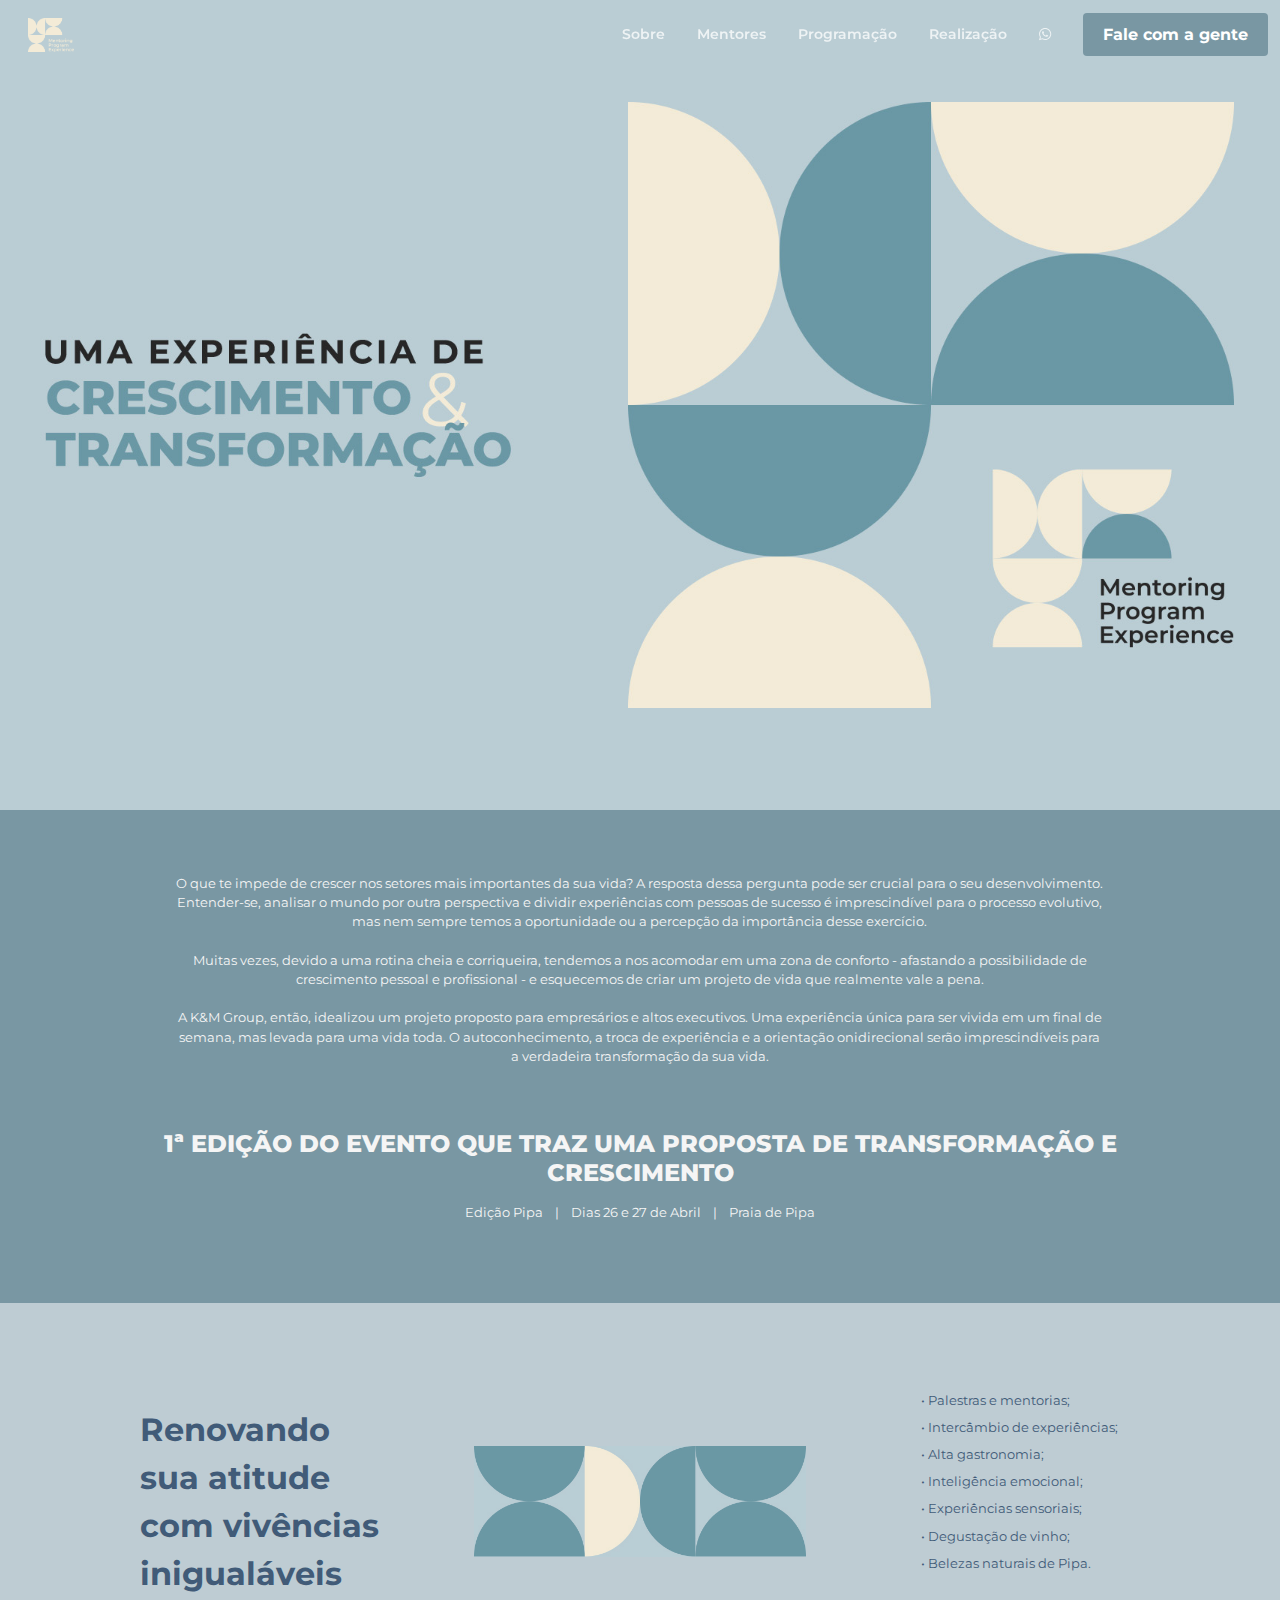
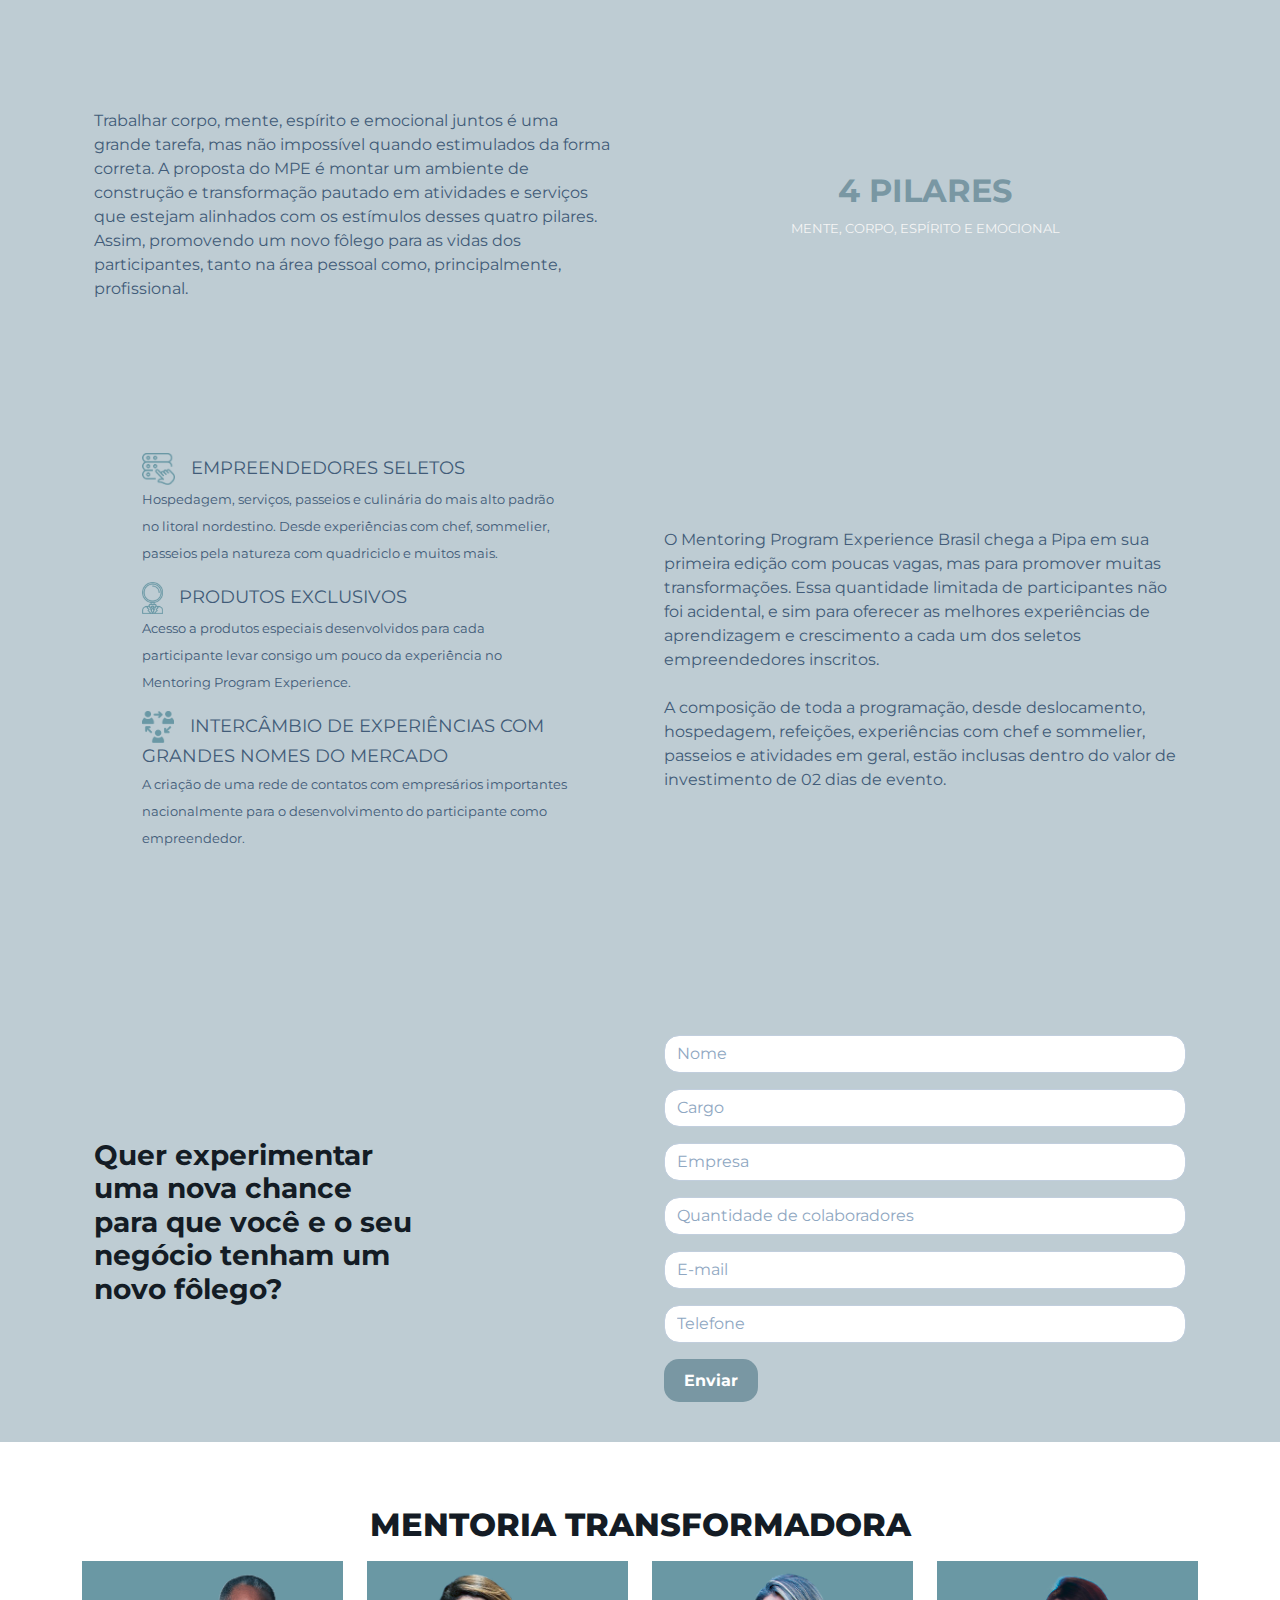
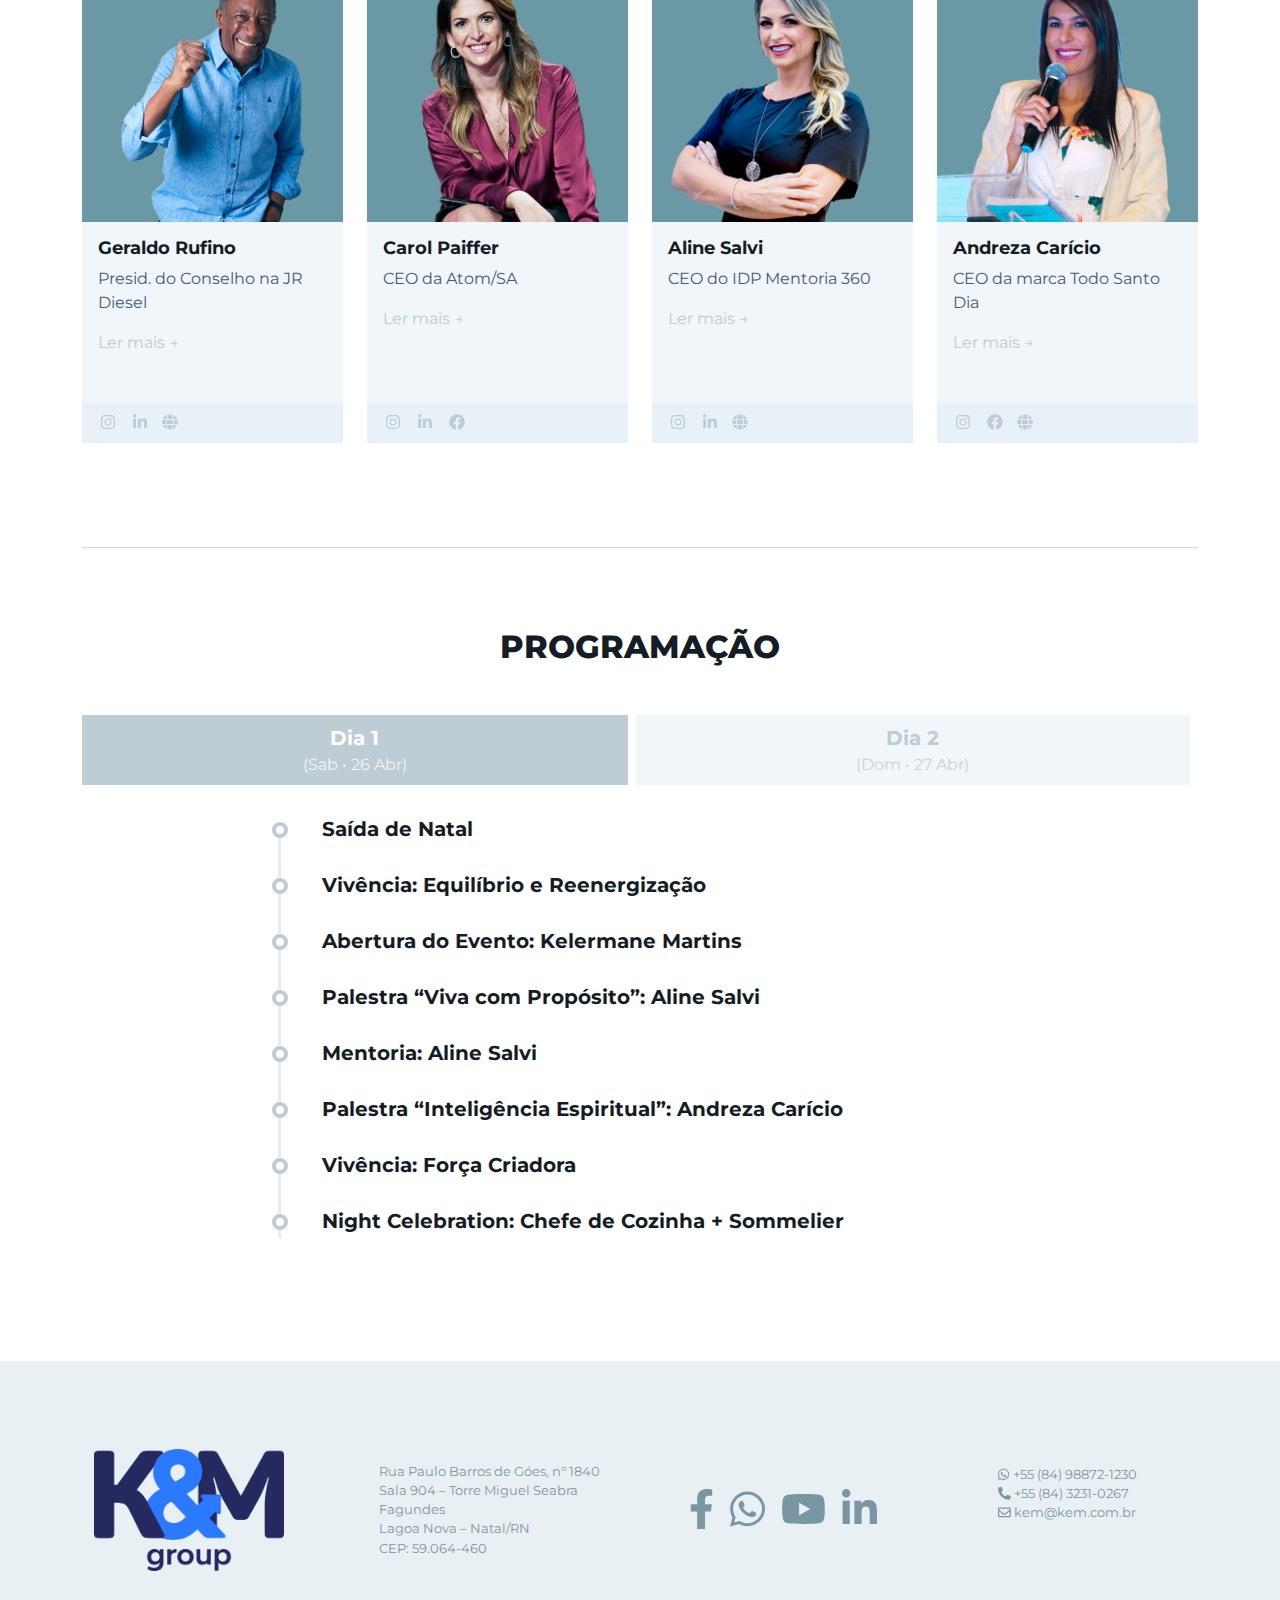
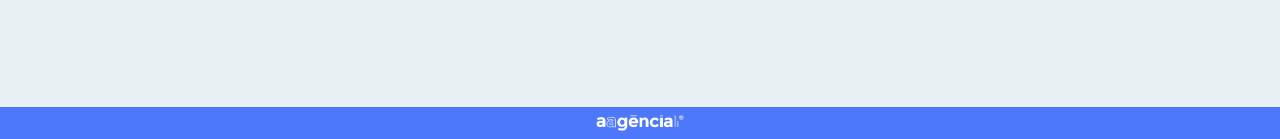
<file: index.html>
<!DOCTYPE html>
<html lang="pt-BR"> 
<head>
	<title>Mentoring Program Experience Brasil - Edição Pipa</title>
	
	<!-- Meta -->
	<meta charset="utf-8">
	<meta http-equiv="X-UA-Compatible" content="IE=edge">
	<meta name="viewport" content="width=device-width, initial-scale=1.0">
	<meta name="description" content="Um evento que é uma experiência de crescimento e transformação">
	<meta name="author" content="K&M Group">    
	<link rel="shortcut icon" href="favicon.ico"> 

	<link href="https://fonts.googleapis.com/css?family=Montserrat:600,700,800|Roboto:300,400,700&display=swap" rel="stylesheet">
	<script defer src="assets/fontawesome/js/all.min.js"></script>
	<link id="theme-style" rel="stylesheet" href="assets/scss/theme.css">
</head> 

<body>    
	<header id="header" class="header fixed-top">	    
		<div class="branding">
			<div class="container-fluid">
				<nav class="main-nav navbar navbar-expand-lg">
					<div class="site-logo"><a class="scrollto" href="#hero-block"><img class="logo-icon" src="assets/images/logo-white.svg.png" alt="logo"></a></div>    
					
					<div class="navbar-btn order-lg-2"><a class="btn btn-secondary" href="https://api.whatsapp.com/send?phone=+558498872-1230" target="_blank">Fale com a gente</a></div>
					
					<button class="navbar-toggler" type="button" data-bs-toggle="collapse" data-bs-target="#navigation" aria-controls="navigation" aria-expanded="false" aria-label="Toggle navigation">
						<span class="navbar-toggler-icon"></span>
					</button>
					
					<div id="navigation" class="navbar-collapse collapse  justify-content-lg-end me-lg-3">
						<ul class="nav navbar-nav">
							
							<li class="nav-item"><a class="nav-link scrollto" href="#about-section">Sobre</a></li>                                              
							<li class="nav-item"><a class="nav-link scrollto" href="#speakers-section">Mentores</a></li>
							<li class="nav-item"><a class="nav-link scrollto" href="#schedule-section">Programação</a></li>
							<li class="nav-item"><a class="nav-link scrollto" href="#venue-section">Realização</a></li>
							<li class="nav-item"><a class="nav-link" href="https://api.whatsapp.com/send?phone=+558498872-1230" target="_blank"><i class="fab fa-whatsapp"></i></a></li>
						</ul><!--//nav-->
					</div><!--//navabr-collapse-->

				</nav><!--//main-nav-->
				
			</div><!--//container-->
		</div><!--//branding-->
	</header><!--//header-->
	
	<div id="hero-block" class="hero-block">
	</div><!--//hero-block-->


	<section id="about-section" class="about-section section theme-bg-primary">
			<div class="container">
				<div class="row gx-5 align-items-center">
					<div class="col-12 col-md-12 mb-3 align-items-center ">	
						<div class="section-intro col-10 text-center mx-auto mb-5">
							O que te impede de crescer nos setores mais importantes da sua vida? A resposta dessa pergunta pode ser crucial para o seu desenvolvimento. Entender-se, analisar o mundo por outra perspectiva e dividir experiências com pessoas de sucesso é imprescindível para o processo evolutivo, mas nem sempre temos a oportunidade ou a percepção da importância desse exercício.<br><br>
							Muitas vezes, devido a uma rotina cheia e corriqueira, tendemos a nos acomodar em uma zona de conforto - afastando a possibilidade de crescimento pessoal e profissional - e esquecemos de criar um projeto de vida que realmente vale a pena.<br><br>
							A K&M Group, então, idealizou um projeto proposto para empresários e altos executivos. Uma experiência única para ser vivida em um final de semana, mas levada para uma vida toda. O autoconhecimento, a troca de experiência e a orientação onidirecional serão imprescindíveis para a verdadeira transformação da sua vida.
						</div>
					</div><!--//col-->
				</div><!--//row-->
		</div><!--//media-block-->

		<div class="container">
			<h3 class="section-heading text-center mb-3">1ª EDIÇÃO DO EVENTO QUE TRAZ UMA PROPOSTA DE TRANSFORMAÇÃO E CRESCIMENTO</h3>
			<div class="section-intro text-center single-col-max mx-auto mb-4">Edição Pipa &nbsp&nbsp | &nbsp&nbsp Dias 26 e 27 de Abril &nbsp&nbsp | &nbsp&nbsp Praia de Pipa</div>
			<div class="event-countdown text-center">
				<div id="countdown-box" class="countdown-box"></div>
			</div><!--//event-countdown-->
		</div><!--//container-->
	</section><!--//about-section-->

	<section id="pilares-section" class="pilares-section section theme-bg-primary">
		<div class="container">
			<div class="row pricing mb-5">
				<div class="col-12 col-md-4 p-2 p-lg-4 ">
					<div class="title card rounded-0 border-0 align-items-center">
						Renovando<br>
						sua atitude<br>
						com vivências<br>
						inigualáveis
					</div><!--//card-->
				</div><!--//col-->
				<div class="col-12 col-md-4 p-2 p-lg-4">
					<div class="card card-center rounded-0 border-0">
					</div><!--//card-->
				</div><!--//col-->
				<div class="col-12 col-md-4 p-2 p-lg-4">
					<div class="card rounded-0 border-0">
						<div class="pilares-list text-center mb-3">
							<ul class="list-unstyled text-start d-inline-block">
								<li>• Palestras e mentorias;</li>
								<li>• Intercâmbio de experiências;</li>
								<li>• Alta gastronomia;</li>
								<li>• Inteligência emocional;</li>
								<li>• Experiências sensoriais;</li>
								<li>• Degustação de vinho;</li>
								<li>• Belezas naturais de Pipa.</li>
							</ul>
						</div><!--//benefits-list-->
					</div><!--//card-->
				</div><!--//col-->
			</div><!--//pricing-->

			<div class="row pricing mb-5">
				<div class="col-12 col-md-6 p-2 p-lg-4">
					<div class="card rounded-0 border-0">
						Trabalhar corpo, mente, espírito e emocional juntos é uma grande tarefa, mas não impossível quando estimulados da forma correta. A proposta do MPE é montar um ambiente de construção e transformação pautado em atividades e serviços que estejam alinhados com os estímulos desses quatro pilares. Assim, promovendo um novo fôlego para as vidas dos participantes, tanto na área pessoal como, principalmente, profissional.
					</div><!--//card-->
				</div><!--//col-->
				<div class="col-12 col-md-6 p-2 p-lg-4">
					<div class="card rounded-0 border-0 text-center txt">
						<h3>4 PILARES</h3>
						MENTE, CORPO, ESPÍRITO E EMOCIONAL
					</div><!--//card-->
				</div><!--//col-->
			</div><!--//pricing-->

			<div class="row beneficios">
				<div class="col-12 col-md-6 p-lg-4">
					<div class="card rounded-0 border-0 text-center">
						<div class="offers text-center p-lg-5">
							<ul class="itens-list offers-list list-unstyled d-inline-block mx-auto text-start">
								<li><img src="/assets/images/icons-seletos.png">EMPREENDEDORES SELETOS<br><span>Hospedagem, serviços, passeios e culinária do mais alto padrão no litoral nordestino. Desde experiências com chef, sommelier, passeios pela natureza com quadriciclo e muitos mais.</span></li>
								<li><img src="/assets/images/icons-exclusivos.png">PRODUTOS EXCLUSIVOS<br><span>Acesso a produtos especiais desenvolvidos para cada participante levar consigo um pouco da experiência no Mentoring Program Experience.</span></li>
								<li><img src="/assets/images/icons-experiencia.png">INTERCÂMBIO DE EXPERIÊNCIAS COM GRANDES NOMES DO MERCADO<br><span>A criação de uma rede de contatos com empresários importantes nacionalmente para o desenvolvimento do participante como empreendedor.</span></li>
							</ul><!--offers-list-->
						</div><!--//offers-->
					</div><!--//card-->
				</div><!--//col-->
				<div class="col-12 col-md-6 p-2 p-lg-4">
					<div class="card rounded-0 border-0">
						O Mentoring Program Experience Brasil chega a Pipa em sua primeira edição com poucas vagas, mas para promover muitas transformações. Essa quantidade limitada de participantes não foi acidental, e sim para oferecer as melhores experiências de aprendizagem e crescimento a cada um dos seletos empreendedores inscritos.<br><br>
						A composição de toda a programação, desde deslocamento, hospedagem, refeições, experiências com chef e sommelier, passeios e atividades em geral, estão inclusas dentro do valor de investimento de 02 dias de evento.
					</div><!--//card-->
				</div><!--//col-->
			</div><!--//pricing-->

		</div><!--//container-->
	</section><!--//tickets-section-->

	<section id="form-section" class="form-section section theme-bg-primary">
		<div class="container">
			<div class="row align-items-center">
				<div class="col-12 col-md-6 p-2 p-lg-4">
					<h3>Quer experimentar<br>
						uma nova chance<br>
						para que você e o seu<br>
						negócio tenham um<br>
						novo fôlego?</h3>
				</div><!--//col-->
				<div class="col-12 col-md-6 p-2 p-lg-4">
					<form action="https://docs.google.com/forms/d/e/1FAIpQLSdE9P88I98rXFBcbta2JNpZy2sfZbjWdurMXl7nBEE_yyJtuw/formResponse"
						
						target="_blank"
						id="bootstrapForm"
						method="POST">

						<!-- Field type: "short" id: "1633920210" -->
						<fieldset>
							<div class="form-group">
								<input id="2005620554" type="text" name="entry.2005620554" class="form-control" placeholder="Nome" required>
							</div>
						</fieldset>


						<!-- Field type: "short" id: "790080973" -->
						<fieldset>
							<div class="form-group">
								<input id="1065046570" type="text" name="entry.1065046570" class="form-control" placeholder="Cargo" required>
							</div>
						</fieldset>


						<!-- Field type: "short" id: "1770822543" -->
						<fieldset>
							<div class="form-group">
								<input id="1166974658" type="text" name="entry.1166974658" class="form-control" placeholder="Empresa" required>
							</div>
						</fieldset>


						<!-- Field type: "short" id: "1846923513" -->
						<fieldset>
							<div class="form-group">
								<input id="839337160" type="text" name="entry.839337160" class="form-control" placeholder="Quantidade de colaboradores" required>
							</div>
						</fieldset>


						<!-- Field type: "short" id: "227649005" -->
						<fieldset>
							<div class="form-group">
								<input id="1045781291" type="text" name="entry.1045781291" class="form-control" placeholder="E-mail" required>
							</div>
						</fieldset>


						<!-- Field type: "short" id: "1480848008" -->
						<fieldset>
							<div class="form-group">
								<input id="404895353" type="text" name="entry.404895353" class="form-control" placeholder="Telefone" required>
							</div>
						</fieldset>

						<input type="hidden" name="fvv" value="1">
						<input type="hidden" name="fbzx" value="944929827559830184">
						<!--
							CAVEAT: In multipages (multisection) forms, *pageHistory* field tells to google what sections we've currently completed.
							This usually starts as "0" for the first page, then "0,1" in the second page... up to "0,1,2..N" in n-th page.
							Keep this in mind if you plan to change this code to recreate any sort of multipage-feature in your exported form.
							We're setting this to the total number of pages in this form because we're sending all fields from all the section together.
						-->
						<input type="hidden" name="pageHistory" value="0">

						<input class="btn btn-primary" type="submit" value="Enviar">
					</form>
				</div><!--//col-->
			</div><!--//pricing-->
		</div><!--//container-->
	</section><!--//form-section-->
	
	<section id="speakers-section" class="speakers-section section">
		<div class="container">
			<h3 class="section-heading text-center mb-3">MENTORIA TRANSFORMADORA</h3>
			<div class="row">
				<div class="col-6 col-lg-3 mb-4">
					<div class="card rounded-0">
						<a href="#Geraldo_Rufino" data-bs-toggle="modal" data-bs-target="#Geraldo_Rufino"><img src="assets/images/speakers/Geraldo_Rufino.jpg" class="card-img-top rounded-0" alt=""></a>
						<div class="card-body">
							<h5 class="card-title mb-2">Geraldo Rufino</h5>
							<div class="card-text mb-3">
								<div class="meta">Presid. do Conselho na JR Diesel</div>
							</div><!--//card-text-->
							<a href="#Geraldo_Rufino" data-bs-toggle="modal" data-bs-target="#Geraldo_Rufino">Ler mais &rarr;</a>
						</div><!--//card-->
						<div class="card-footer text-muted">
							<ul class="social-list list-inline mb-0">
								<li class="list-inline-item"><a  href="https://www.instagram.com/geraldoarufino/?hl=pt-br" target="_blank"><i class="fab fa-instagram fa-fw"></i></a></li>
								<li class="list-inline-item"><a  href="https://br.linkedin.com/in/geraldorufino" target="_blank"><i class="fab fa-linkedin-in fa-fw"></i></a></li>
								<li class="list-inline-item"><a  href="https://www.geraldorufino.com.br/" target="_blank"><i class="fas fa-globe"></i></a></li>
							</ul><!--//social-list-->
						</div>
					</div><!--//card-->
				</div><!--//col-->
				<div class="col-6 col-lg-3 mb-4">
					<div class="card rounded-0">
						<a href="#Carol_Paiffer" data-bs-toggle="modal" data-bs-target="#Carol_Paiffer"><img src="assets/images/speakers/Carol_Paiffer.jpg" class="card-img-top rounded-0" alt=""></a>
						<div class="card-body">
							<h5 class="card-title mb-2">Carol Paiffer</h5>
							<div class="card-text mb-3">
								<div class="meta"> CEO da Atom/SA</div>
							</div><!--//card-text-->
							<a href="#Carol_Paiffer" data-bs-toggle="modal" data-bs-target="#Carol_Paiffer">Ler mais &rarr;</a>
						</div><!--//card-->
						<div class="card-footer text-muted">
							<ul class="social-list list-inline mb-0">
								<li class="list-inline-item"><a  href="https://www.instagram.com/capaiffer" target="_blank"><i class="fab fa-instagram fa-fw"></i></a></li>
								<li class="list-inline-item"><a  href="https://br.linkedin.com/in/carol-paiffer-36b9817a" target="_blank"><i class="fab fa-linkedin-in fa-fw"></i></a></li>
								<li class="list-inline-item"><a  href="https://www.facebook.com/capaiffer" target="_blank"><i class="fab fa-facebook fa-fw"></i></a></li>
							</ul><!--//social-list-->
						</div>
					</div><!--//card-->
				</div><!--//col-->
				<div class="col-6 col-lg-3 mb-4">
					<div class="card rounded-0">
						<a href="#Aline_Salvi" data-bs-toggle="modal" data-bs-target="#Aline_Salvi"><img src="assets/images/speakers/Aline_Salve.jpg" class="card-img-top rounded-0" alt=""></a>
						<div class="card-body">
							<h5 class="card-title mb-2">Aline Salvi</h5>
							<div class="card-text mb-3">
								<div class="meta">CEO do IDP Mentoria 360</div>
							</div><!--//card-text-->
							<a href="#Aline_Salvi" data-bs-toggle="modal" data-bs-target="#Aline_Salvi">Ler mais &rarr;</a>
						</div><!--//card-->
						<div class="card-footer text-muted">
							<ul class="social-list list-inline mb-0">
								<li class="list-inline-item"><a  href="https://www.instagram.com/aline_salvi_" target="_blank"><i class="fab fa-instagram fa-fw"></i></a></li>
								<li class="list-inline-item"><a  href="https://br.linkedin.com/in/aline-salvi-ab170b203" target="_blank"><i class="fab fa-linkedin-in fa-fw"></i></a></li>
								<li class="list-inline-item"><a  href="https://www.alinesalvi.com.br/" target="_blank"><i class="fas fa-globe"></i></i></a></li>
							</ul><!--//social-list-->
						</div>
					</div><!--//card-->
				</div><!--//col-->
				<div class="col-6 col-lg-3 mb-4">
					<div class="card rounded-0">
						<a href="#Andreza_Caricio" data-bs-toggle="modal" data-bs-target="#Andreza_Caricio"><img src="assets/images/speakers/Andreza_Caricio.jpg" class="card-img-top rounded-0" alt=""></a>
						<div class="card-body">
							<h5 class="card-title mb-2">Andreza Carício</h5>
							<div class="card-text mb-3">
								<div class="meta">CEO da marca Todo Santo Dia</div>
							</div><!--//card-text-->
							<a href="#Andreza_Caricio" data-bs-toggle="modal" data-bs-target="#Andreza_Caricio">Ler mais &rarr;</a>
						</div><!--//card-->
						<div class="card-footer text-muted">
							<ul class="social-list list-inline mb-0">
								<li class="list-inline-item"><a  href="https://www.instagram.com/andrezacariciooficial/" target="_blank"><i class="fab fa-instagram fa-fw"></i></a></li>
								<li class="list-inline-item"><a  href="https://www.facebook.com/AndrezaCaricioOficial" target="_blank"><i class="fab fa-facebook fa-fw"></i></a></li>
								<li class="list-inline-item"><a  href="https://www.andrezacaricio.com.br/" target="_blank"><i class="fas fa-globe"></i></i></a></li>
							</ul><!--//social-list-->
						</div>
					</div><!--//card-->
				</div><!--//col-->
			</div><!--//row-->
		</div><!--//container-->	
	</section><!--//speakers-section-->
	
	<div class="container">
		<hr>
	</div>
	
	<section id="schedule-section" class="schedule-section section">
		<div class="container">
			<h3 class="section-heading text-center mb-5">PROGRAMAÇÃO</h3>
			
			<!-- Nav tabs -->
			<ul class="schedule-nav nav nav-pills nav-fill" id="myTab" role="tablist">
				<li class="nav-item me-2">
					<a class="nav-link active" id="tab-1" data-bs-toggle="tab" href="#tab-1-content" role="tab" aria-controls="tab-1-content" aria-selected="true">
						<span class="heading">Dia 1</span>
						<span class="meta">(Sab • 26 Abr)</span>
					</a>
				</li>
				<li class="nav-item me-2">
					<a class="nav-link" id="tab-2" data-bs-toggle="tab" href="#tab-2-content" role="tab" aria-controls="tab-2-content" aria-selected="false">
						<span class="heading">Dia 2</span>
						<span class="meta">(Dom • 27 Abr)</span>
					</a>
				</li>
			</ul>
			
			<!-- Tab panes -->
			<div class="schedule-tab-content tab-content">
				<div class="tab-pane active" id="tab-1-content" role="tabpanel" aria-labelledby="tab-1">
					<div class="item item-talk">
						<div class="content">
							<h3 class="title mb-3">Saída de Natal</h3>
						</div><!--//content-->
					</div><!--//item-->
					<div class="item item-talk">
						<div class="content">
							<h3 class="title mb-3">Vivência: Equilíbrio e Reenergização</h3>
						</div><!--//content-->
					</div><!--//item-->
					<div class="item item-other">
						<div class="content">
							<h3 class="title mb-3">Abertura do Evento: Kelermane Martins</h3>
						</div><!--//content-->
					</div><!--//item-->
					<div class="item item-talk">
						<div class="content">
							<h3 class="title mb-3">Palestra “Viva com Propósito”: Aline Salvi</h3>
						</div><!--//content-->
					</div><!--//item-->
					<div class="item item-talk">
						<div class="content">
							<h3 class="title mb-3">Mentoria: Aline Salvi</h3>
						</div><!--//content-->
					</div><!--//item-->
					<div class="item item-talk">
						<div class="content">
							<h3 class="title mb-3">Palestra “Inteligência Espiritual”: Andreza Carício</h3>
						</div><!--//content-->
					</div><!--//item-->
					<div class="item item-talk">
						<div class="content">
							<h3 class="title mb-3">Vivência: Força Criadora</h3>
						</div><!--//content-->
					</div><!--//item-->
					<div class="item item-talk">
						<div class="content">
							<h3 class="title mb-3">Night Celebration: Chefe de Cozinha + Sommelier</h3>
						</div><!--//content-->
					</div><!--//item-->
				</div><!--//tab-1-content-->

				<div class="tab-pane" id="tab-2-content" role="tabpanel" aria-labelledby="tab-2">
					<div class="item item-talk">
						<div class="content">
							<h3 class="title mb-3">Vivência: Sabedoria Oriental</h3>
						</div><!--//content-->
					</div><!--//item-->
					<div class="item item-talk">
						<div class="content">
							<h3 class="title mb-3">Palestra "Inteligência Emocional": Geraldo Rufino</h3>
						</div><!--//content-->
					</div><!--//item-->
					<div class="item item-talk">
						<div class="content">
							<h3 class="title mb-3">Palestra "Visão de Futuro": Carol Paiffer </h3>
						</div><!--//content-->
					</div><!--//item-->
					<div class="item item-talk">
						<div class="content">
							<h3 class="title mb-3">Vivência: Jornada para o Futuro</h3>
						</div><!--//content-->
					</div><!--//item-->
					<div class="item item-talk">
						<div class="content">
							<h3 class="title mb-3">Mentoria: Carol Paiffer</h3>
						</div><!--//content-->
					</div><!--//item-->
					<div class="item item-talk">
						<div class="content">
							<h3 class="title mb-3">Encerramento</h3>
						</div><!--//content-->
					</div><!--//item-->
				</div><!--//tab-2-content-->
			</div><!--//schedule-tab-content-->
		</div><!--//container-->
	</section><!--//schedule-section-->
	
	
	<section id="venue-section" class="venue-section section  theme-bg-primary">
		<div class="container">
			<div class="row mb-5 align-items-center">
				<div class="col-12 col-md-3 p-2 p-lg-4">
					<div class="card rounded-0 border-0">
						<img src="assets/images/KeM.png" alt="K&M Group">
					</div><!--//card-->
				</div><!--//col-->
				<div class="col-12 col-md-3 p-2 p-lg-4">
					<div class="card rounded-0 border-0 adress text-center text-md-start">
						Rua Paulo Barros de Góes, n° 1840<br>
						Sala 904 – Torre Miguel Seabra Fagundes<br>
						Lagoa Nova – Natal/RN<br>
						CEP: 59.064-460
					</div><!--//card-->
				</div><!--//col-->
				<div class="col-12 col-md-3 p-2 p-lg-4">
					<div class="card social-list card-center rounded-0 border-0 text-center justify-content-center">
						<a href="https://www.facebook.com/kemgroupoficial" target="_blank"><i class="fab fa-facebook-f"></i></a>
						<a href="https://api.whatsapp.com/send?phone=5584988721230" target="_blank"><i class="fab fa-whatsapp"></i></a>
						<a href="https://www.youtube.com/channel/UCJHFpT5J1dhnDb49CTjNR0g" target="_blank"><i class="fab fa-youtube"></i></a>
						<a href="https://www.linkedin.com/company/k&m-group" target="_blank"><i class="fab fa-linkedin-in"></i></a>
					</div><!--//card-->
				</div><!--//col-->
				<div class="col-12 col-md-3 p-2 p-lg-4">
					<div class="card rounded-0 border-0">
						<div class="contacts-list text-center mb-3">
							<ul class="list-unstyled text-start d-inline-block">
								<li><a href="https://api.whatsapp.com/send?phone=5584988721230" target="_blank"><i class="fab fa-whatsapp"></i> +55 (84) 98872-1230</a></li>
								<li><a href="tel:+558432310267"><i class="fas fa-phone-alt"></i> +55 (84) 3231-0267</a></li>
								<li><a href="mailto:kem@kem.com.br"><i class="far fa-envelope"></i> kem@kem.com.br</li>
							</ul>
						</div><!--//benefits-list-->
					</div><!--//card-->
				</div><!--//col-->
			</div><!--//pricing-->
		</div><!--//container-->
	</section><!--//venue-section-->

	<!-- Footer AAgência -->
	<footer class="footer align-items-center">
		<div class="container text-center">
			<a href="https://www.aagenciadigital.com" target="_blank"><img src="assets/images/aagencia.png" alt="AAgência Digital"></a>
		</div>	    
	</footer>

	<!-- Modals dos mentores -->
	<!-- Geraldo Rufino -->
	<div class="modal modal-speaker modal-speaker-1" id="Geraldo_Rufino" tabindex="-1" role="dialog" aria-labelledby="speaker-1-ModalLabel" aria-hidden="true">
		<div class="modal-dialog">
			<div class="modal-content">
				<div class="modal-header">
					<button type="button" class="btn-close" data-bs-dismiss="modal" aria-hidden="true">&times;</button>
					<h4 id="speaker-1-ModalLabel" class="modal-title sr-only">Geraldo Rufino</h4>
				</div>
				<div class="modal-body p-0">
					<div class="theme-bg-light p-5">
						<div class="row">
							<div class="col-12 col-md-auto text-center">
							    <img class="profile-image mb-3 mb-md-0 me-md-4 rounded-circle mx-auto" src="assets/images/speakers/Geraldo_Rufino.jpg" alt="" />
							</div>
							
							<div class="col text-center text-md-start mx-auto">
								<h2 class="name mb-2">Geraldo Rufino</h2>
								<div class="meta">Presid. do Conselho na JR Diesel</div>
								<ul class="social-list list-inline mb-0">								
									<li class="list-inline-item"><a  href="https://www.instagram.com/geraldoarufino/?hl=pt-br" target="_blank"><i class="fab fa-instagram fa-fw"></i></a></li>
									<li class="list-inline-item"><a  href="https://br.linkedin.com/in/geraldorufino" target="_blank"><i class="fab fa-linkedin-in fa-fw"></i></a></li>
									<li class="list-inline-item"><a  href="https://www.geraldorufino.com.br/" target="_blank"><i class="fas fa-globe"></i></a></li>
								</ul><!--//social-list--> 
							</div><!--//col-->
						</div><!--//row-->
					</div>
					<div class="desc p-4 p-lg-5">
						<p>Criado na favela do Sapé, em São Paulo, Geraldo Rufino é fundador da JR Diesel, a maior empresa da América Latina em reciclagem e desmontagem de veículos.</p>
						<p class="mb-0"> Nascido no estado de Minas Gerais, Geraldo Rufino, ainda criança, recolhia latinhas feitas de aço e folhas de flandre em lixões para vender no ferro-velho. Dados dão conta que, atualmente, a JR Diesel fatura anualmente R$ 50 milhões bruto.</p>
					</div>
				</div><!--//modal-body-->
			</div><!--//modal-content-->
		</div><!--//modal-dialog-->
	</div><!--//Geraldo-->

	<!-- Carol Paiffer -->
	<div class="modal modal-speaker modal-speaker-1" id="Carol_Paiffer" tabindex="-1" role="dialog" aria-labelledby="speaker-1-ModalLabel" aria-hidden="true">
		<div class="modal-dialog">
			<div class="modal-content">
				<div class="modal-header">
					<button type="button" class="btn-close" data-bs-dismiss="modal" aria-hidden="true">&times;</button>
					<h4 id="speaker-1-ModalLabel" class="modal-title sr-only">Carol Paiffer</h4>
				</div>
				<div class="modal-body p-0">
					<div class="theme-bg-light p-5">
						<div class="row">
							<div class="col-12 col-md-auto text-center">
							    <img class="profile-image mb-3 mb-md-0 me-md-4 rounded-circle mx-auto" src="assets/images/speakers/Carol_Paiffer.jpg" alt="" />
							</div>
							
							<div class="col text-center text-md-start mx-auto">
								<h2 class="name mb-2">Carol Paiffer</h2>
								<div class="meta">CEO da Atom/SA</div>
								<ul class="social-list list-inline mb-0">								
									<li class="list-inline-item"><a  href="https://www.instagram.com/capaiffer" target="_blank"><i class="fab fa-instagram fa-fw"></i></a></li>
									<li class="list-inline-item"><a  href="https://br.linkedin.com/in/carol-paiffer-36b9817a" target="_blank"><i class="fab fa-linkedin-in fa-fw"></i></a></li>
									<li class="list-inline-item"><a  href="https://www.facebook.com/capaiffer" target="_blank"><i class="fab fa-facebook fa-fw"></i></a></li>
								</ul><!--//social-list--> 
							</div><!--//col-->
						</div><!--//row-->
					</div>
					<div class="desc p-4 p-lg-5">
						<p>CEO da Atom S/A, a maior empresa de traders da América Latina, Carol Paiffer é graduada em Administração de Empresas e começou a atuar no mercado financeiro 2005. Desde o início de sua trajetória, seu foco sempre foi na geração de multi receitas. Carol é uma das poucas mulheres que se arriscaram nessa profissão. Seus principais estudos sempre foram focados na disciplina. Hoje, como CEO da Atom, dedica-se a ajudar o maior número de pessoas a terem mais de uma fonte de renda, com foco e disciplina para que seus resultados possam ser consistentes.
						<br><br>
						Incentivada pelo seu irmão e atual sócio Joaquim, entrou de cabeça no mercado financeiro, ministrando palestras e cursos pelo Brasil e agora pelo mundo. Carol havia escolhido fazer faculdade de Moda quando conheceu a Bolsa de Valores, se apaixonou e resolveu se dedicar a mudar a vida das pessoas. Correu 3 maratonas pelo mundo (42 km em Miami, Mendonza e Florença), pratica hipismo, ciclismo, futsal e é escritora do livro "4traders", a história de 4 traders mulheres que aprendem bolsa de valores em Nova York.
						<br><br>
						Recentemente, foi convidada a se tornar uma das sócias do Instituto Êxito de Empreendedorismo, sendo a única mulher em meio a 33 homens. Assim, fundou o Êxito Ladies, o braço feminino do projeto, para incentivar outras mulheres a aprender sobre empreendedorismo e acelerar seus projetos. Carol também integra o quadro de investidores da sexta temporada do Shark Tank Brasil, reality show pioneiro de empreendedorismo da Sony Channel.
						</p>
					</div>
				</div><!--//modal-body-->
			</div><!--//modal-content-->
		</div><!--//modal-dialog-->
	</div><!--//Carol-->

	<!-- Andreza Carício -->
	<div class="modal modal-speaker modal-speaker-1" id="Andreza_Caricio" tabindex="-1" role="dialog" aria-labelledby="speaker-1-ModalLabel" aria-hidden="true">
		<div class="modal-dialog">
			<div class="modal-content">
				<div class="modal-header">
					<button type="button" class="btn-close" data-bs-dismiss="modal" aria-hidden="true">&times;</button>
					<h4 id="speaker-1-ModalLabel" class="modal-title sr-only">Andreza Carício</h4>
				</div>
				<div class="modal-body p-0">
					<div class="theme-bg-light p-5">
						<div class="row">
							<div class="col-12 col-md-auto text-center">
							    <img class="profile-image mb-3 mb-md-0 me-md-4 rounded-circle mx-auto" src="assets/images/speakers/Andreza_Caricio.jpg" alt="" />
							</div>
							
							<div class="col text-center text-md-start mx-auto">
								<h2 class="name mb-2">Andreza Carício</h2>
								<div class="meta">CEO da marca Todo Santo Dia</div>
								<ul class="social-list list-inline mb-0">								
									<li class="list-inline-item"><a  href="https://www.instagram.com/andrezacariciooficial/" target="_blank"><i class="fab fa-instagram fa-fw"></i></a></li>
									<li class="list-inline-item"><a  href="https://www.facebook.com/AndrezaCaricioOficial" target="_blank"><i class="fab fa-facebook fa-fw"></i></a></li>
									<li class="list-inline-item"><a  href="https://www.andrezacaricio.com.br/" target="_blank"><i class="fas fa-globe"></i></i></a></li>
								</ul><!--//social-list--> 
							</div><!--//col-->
						</div><!--//row-->
					</div>
					<div class="desc p-4 p-lg-5">
						<p> Escritora best-seller, palestrante, treinadora comportamental, apresentadora de TV, empreendedora, tabeliã e CEO da marca Todo Santo Dia, uma filosofia de vida que remete à consistência e à sabedoria de compreender o milagre diário da vida. Nasceu no Recife e atualmente vive no interior de São Paulo, com o marido e duas filhas. Tanto os pequenos quanto os grandes desafios do cotidiano a tornaram mensageira e conectora de vivências de transformação pessoal e auto aperfeiçoamento humano. Autora best-seller do Livro Todo Santo Dia que alcançou a marca de ser o mais vendido do mês de maio de 2020 e ficar 4 meses na lista de mais vendidos. Sendo falado por Augusto Cury, Gianecchini, Minotouro, Amit Goswami e várias outras personalidades do Brasil e do mundo. Ela vem sendo considerada a mensageira do bem e tem impactado mais de 1 milhão de vidas ao longo dos anos.
						</p>

					</div>
				</div><!--//modal-body-->
			</div><!--//modal-content-->
		</div><!--//modal-dialog-->
	</div><!--//Andreza-->

	<!-- Aline -->
	<div class="modal modal-speaker modal-speaker-1" id="Aline_Salvi" tabindex="-1" role="dialog" aria-labelledby="speaker-1-ModalLabel" aria-hidden="true">
		<div class="modal-dialog">
			<div class="modal-content">
				<div class="modal-header">
					<button type="button" class="btn-close" data-bs-dismiss="modal" aria-hidden="true">&times;</button>
					<h4 id="speaker-1-ModalLabel" class="modal-title sr-only">Aline Salvi</h4>
				</div>
				<div class="modal-body p-0">
					<div class="theme-bg-light p-5">
						<div class="row">
							<div class="col-12 col-md-auto text-center">
							    <img class="profile-image mb-3 mb-md-0 me-md-4 rounded-circle mx-auto" src="assets/images/speakers/Aline_Salve.jpg" alt="" />
							</div>
							
							<div class="col text-center text-md-start mx-auto">
								<h2 class="name mb-2">Aline Salvi</h2>
								<div class="meta">CEO do IDP Mentoria 360</div>
								<ul class="social-list list-inline mb-0">								
									<li class="list-inline-item"><a  href="https://www.instagram.com/aline_salvi_" target="_blank"><i class="fab fa-instagram fa-fw"></i></a></li>
									<li class="list-inline-item"><a  href="https://br.linkedin.com/in/aline-salvi-ab170b203" target="_blank"><i class="fab fa-linkedin-in fa-fw"></i></a></li>
									<li class="list-inline-item"><a  href="https://www.alinesalvi.com.br/" target="_blank"><i class="fas fa-globe"></i></a></li>
								</ul><!--//social-list--> 
							</div><!--//col-->
						</div><!--//row-->
					</div>
					<div class="desc p-4 p-lg-5">
						<p> Aline Salvi Schmidt empreende há 22 anos, é mentora, treinadora e palestrante. Sua expertise é em gestão de negócios, expansão e escalabilidade, com mais de 50 mil horas conquistadas ao longo da sua jornada.
						<br><br>
						Movimentou mais de 40 milhões de reais no segmento estético, conquistou milhares de clientes compartilhando suas superações e aprendizados e hoje conta com mais de 200 mil seguidores em seu Instagram. Mais que números, esses dados representam uma história, um laço de companheirismo e de confiança entre a empreendedora e seus seguidores, clientes e parceiros de negócios.

						</p>

					</div>
				</div><!--//modal-body-->
			</div><!--//modal-content-->
		</div><!--//modal-dialog-->
	</div><!--//Andreza-->
	
	<!-- Javascript -->          
	<script src="assets/plugins/popper.min.js"></script>
	<script src="assets/plugins/bootstrap/js/bootstrap.min.js"></script>  
	<script src="assets/plugins/smoothscroll.min.js"></script>
	<script src="assets/plugins/gumshoe/gumshoe.polyfills.min.js"></script> 
	<script src="assets/js/main.js"></script>  

</body>
</html>
</file>
<file: assets/scss/theme.css>
/*************************** Theme Colours****************************/
/*************************** Variables Section. *****************************/
/* Override BS5 sass color */
/*************************** Import Bootstrap  *****************************/
/*!
 * Bootstrap v5.0.2 (https://getbootstrap.com/)
 * Copyright 2011-2021 The Bootstrap Authors
 * Copyright 2011-2021 Twitter, Inc.
 * Licensed under MIT (https://github.com/twbs/bootstrap/blob/main/LICENSE)
 */
:root {
  --bs-blue: #0d6efd;
  --bs-indigo: #6610f2;
  --bs-purple: #6f42c1;
  --bs-pink: #d63384;
  --bs-red: #dc3545;
  --bs-orange: #fd7e14;
  --bs-yellow: #ffc107;
  --bs-green: #198754;
  --bs-teal: #20c997;
  --bs-cyan: #0dcaf0;
  --bs-white: #fff;
  --bs-gray: #8fa7c2;
  --bs-gray-dark: #537499;
  --bs-primary: #beccd3;
  --bs-secondary: #415b78;
  --bs-success: #198754;
  --bs-info: #0dcaf0;
  --bs-warning: #ffc107;
  --bs-danger: #dc3545;
  --bs-light: white;
  --bs-dark: #141c25;
  --bs-font-sans-serif: system-ui, -apple-system, "Segoe UI", Roboto, "Helvetica Neue", Arial, "Noto Sans", "Liberation Sans", sans-serif, "Apple Color Emoji", "Segoe UI Emoji", "Segoe UI Symbol", "Noto Color Emoji";
  --bs-font-monospace: SFMono-Regular, Menlo, Monaco, Consolas, "Liberation Mono", "Courier New", monospace;
  --bs-gradient: linear-gradient(180deg, rgba(255, 255, 255, 0.15), rgba(255, 255, 255, 0));
}

*,
*::before,
*::after {
  -webkit-box-sizing: border-box;
          box-sizing: border-box;
}

@media (prefers-reduced-motion: no-preference) {
  :root {
    scroll-behavior: smooth;
  }
}

body {
  margin: 0;
  font-family: var(--bs-font-sans-serif);
  font-size: 1rem;
  font-weight: 400;
  line-height: 1.5;
  color: #141c25;
  background-color: #fff;
  -webkit-text-size-adjust: 100%;
  -webkit-tap-highlight-color: rgba(0, 0, 0, 0);
}

hr {
  margin: 1rem 0;
  color: inherit;
  background-color: currentColor;
  border: 0;
  opacity: 0.25;
}

hr:not([size]) {
  height: 1px;
}

h1, .h1, h2, .h2, h3, .h3, h4, .h4, h5, .h5, h6, .h6 {
  margin-top: 0;
  margin-bottom: 0.5rem;
  font-weight: 500;
  line-height: 1.2;
}

h1, .h1 {
  font-size: calc(1.375rem + 1.5vw);
}

@media (min-width: 1200px) {
  h1, .h1 {
    font-size: 2.5rem;
  }
}

h2, .h2 {
  font-size: calc(1.325rem + 0.9vw);
}

@media (min-width: 1200px) {
  h2, .h2 {
    font-size: 2rem;
  }
}

h3, .h3 {
  font-size: calc(1.3rem + 0.6vw);
}

@media (min-width: 1200px) {
  h3, .h3 {
    font-size: 1.75rem;
  }
}

h4, .h4 {
  font-size: calc(1.275rem + 0.3vw);
}

@media (min-width: 1200px) {
  h4, .h4 {
    font-size: 1.5rem;
  }
}

h5, .h5 {
  font-size: 1.25rem;
}

h6, .h6 {
  font-size: 1rem;
}

p {
  margin-top: 0;
  margin-bottom: 1rem;
}

abbr[title],
abbr[data-bs-original-title] {
  -webkit-text-decoration: underline dotted;
          text-decoration: underline dotted;
  cursor: help;
  text-decoration-skip-ink: none;
}

address {
  margin-bottom: 1rem;
  font-style: normal;
  line-height: inherit;
}

ol,
ul {
  padding-left: 2rem;
}

ol,
ul,
dl {
  margin-top: 0;
  margin-bottom: 1rem;
}

ol ol,
ul ul,
ol ul,
ul ol {
  margin-bottom: 0;
}

dt {
  font-weight: 700;
}

dd {
  margin-bottom: .5rem;
  margin-left: 0;
}

blockquote {
  margin: 0 0 1rem;
}

b,
strong {
  font-weight: bolder;
}

small, .small {
  font-size: 0.875em;
}

mark, .mark {
  padding: 0.2em;
  background-color: #fcf8e3;
}

sub,
sup {
  position: relative;
  font-size: 0.75em;
  line-height: 0;
  vertical-align: baseline;
}

sub {
  bottom: -.25em;
}

sup {
  top: -.5em;
}

a {
  color: #beccd3;
  text-decoration: underline;
}

a:hover {
  color: #98a3a9;
}

a:not([href]):not([class]), a:not([href]):not([class]):hover {
  color: inherit;
  text-decoration: none;
}

pre,
code,
kbd,
samp {
  font-family: var(--bs-font-monospace);
  font-size: 1em;
  direction: ltr /* rtl:ignore */;
  unicode-bidi: bidi-override;
}

pre {
  display: block;
  margin-top: 0;
  margin-bottom: 1rem;
  overflow: auto;
  font-size: 0.875em;
}

pre code {
  font-size: inherit;
  color: inherit;
  word-break: normal;
}

code {
  font-size: 0.875em;
  color: #d63384;
  word-wrap: break-word;
}

a > code {
  color: inherit;
}

kbd {
  padding: 0.2rem 0.4rem;
  font-size: 0.875em;
  color: #fff;
  background-color: #141c25;
  border-radius: 0.2rem;
}

kbd kbd {
  padding: 0;
  font-size: 1em;
  font-weight: 700;
}

figure {
  margin: 0 0 1rem;
}

img,
svg {
  vertical-align: middle;
}

table {
  caption-side: bottom;
  border-collapse: collapse;
}

caption {
  padding-top: 0.5rem;
  padding-bottom: 0.5rem;
  color: #8fa7c2;
  text-align: left;
}

th {
  text-align: inherit;
  text-align: -webkit-match-parent;
}

thead,
tbody,
tfoot,
tr,
td,
th {
  border-color: inherit;
  border-style: solid;
  border-width: 0;
}

label {
  display: inline-block;
}

button {
  border-radius: 0;
}

button:focus:not(:focus-visible) {
  outline: 0;
}

input,
button,
select,
optgroup,
textarea {
  margin: 0;
  font-family: inherit;
  font-size: inherit;
  line-height: inherit;
}

button,
select {
  text-transform: none;
}

[role="button"] {
  cursor: pointer;
}

select {
  word-wrap: normal;
}

select:disabled {
  opacity: 1;
}

[list]::-webkit-calendar-picker-indicator {
  display: none;
}

button,
[type="button"],
[type="reset"],
[type="submit"] {
  -webkit-appearance: button;
}

button:not(:disabled),
[type="button"]:not(:disabled),
[type="reset"]:not(:disabled),
[type="submit"]:not(:disabled) {
  cursor: pointer;
}

::-moz-focus-inner {
  padding: 0;
  border-style: none;
}

textarea {
  resize: vertical;
}

fieldset {
  min-width: 0;
  padding: 0;
  margin: 0;
  border: 0;
}

legend {
  float: left;
  width: 100%;
  padding: 0;
  margin-bottom: 0.5rem;
  font-size: calc(1.275rem + 0.3vw);
  line-height: inherit;
}

@media (min-width: 1200px) {
  legend {
    font-size: 1.5rem;
  }
}

legend + * {
  clear: left;
}

::-webkit-datetime-edit-fields-wrapper,
::-webkit-datetime-edit-text,
::-webkit-datetime-edit-minute,
::-webkit-datetime-edit-hour-field,
::-webkit-datetime-edit-day-field,
::-webkit-datetime-edit-month-field,
::-webkit-datetime-edit-year-field {
  padding: 0;
}

::-webkit-inner-spin-button {
  height: auto;
}

[type="search"] {
  outline-offset: -2px;
  -webkit-appearance: textfield;
}

/* rtl:raw:
[type="tel"],
[type="url"],
[type="email"],
[type="number"] {
  direction: ltr;
}
*/
::-webkit-search-decoration {
  -webkit-appearance: none;
}

::-webkit-color-swatch-wrapper {
  padding: 0;
}

::file-selector-button {
  font: inherit;
}

::-webkit-file-upload-button {
  font: inherit;
  -webkit-appearance: button;
}

output {
  display: inline-block;
}

iframe {
  border: 0;
}

summary {
  display: list-item;
  cursor: pointer;
}

progress {
  vertical-align: baseline;
}

[hidden] {
  display: none !important;
}

.lead {
  font-size: 1.25rem;
  font-weight: 300;
}

.display-1 {
  font-size: calc(1.625rem + 4.5vw);
  font-weight: 300;
  line-height: 1.2;
}

@media (min-width: 1200px) {
  .display-1 {
    font-size: 5rem;
  }
}

.display-2 {
  font-size: calc(1.575rem + 3.9vw);
  font-weight: 300;
  line-height: 1.2;
}

@media (min-width: 1200px) {
  .display-2 {
    font-size: 4.5rem;
  }
}

.display-3 {
  font-size: calc(1.525rem + 3.3vw);
  font-weight: 300;
  line-height: 1.2;
}

@media (min-width: 1200px) {
  .display-3 {
    font-size: 4rem;
  }
}

.display-4 {
  font-size: calc(1.475rem + 2.7vw);
  font-weight: 300;
  line-height: 1.2;
}

@media (min-width: 1200px) {
  .display-4 {
    font-size: 3.5rem;
  }
}

.display-5 {
  font-size: calc(1.425rem + 2.1vw);
  font-weight: 300;
  line-height: 1.2;
}

@media (min-width: 1200px) {
  .display-5 {
    font-size: 3rem;
  }
}

.display-6 {
  font-size: calc(1.375rem + 1.5vw);
  font-weight: 300;
  line-height: 1.2;
}

@media (min-width: 1200px) {
  .display-6 {
    font-size: 2.5rem;
  }
}

.list-unstyled {
  padding-left: 0;
  list-style: none;
}

.list-inline {
  padding-left: 0;
  list-style: none;
}

.list-inline-item {
  display: inline-block;
}

.list-inline-item:not(:last-child) {
  margin-right: 0.5rem;
}

.initialism {
  font-size: 0.875em;
  text-transform: uppercase;
}

.blockquote {
  margin-bottom: 1rem;
  font-size: 1.25rem;
}

.blockquote > :last-child {
  margin-bottom: 0;
}

.blockquote-footer {
  margin-top: -1rem;
  margin-bottom: 1rem;
  font-size: 0.875em;
  color: #8fa7c2;
}

.blockquote-footer::before {
  content: "\2014\00A0";
}

.img-fluid {
  max-width: 100%;
  height: auto;
}

.img-thumbnail {
  padding: 0.25rem;
  background-color: #fff;
  border: 1px solid #d1dbe6;
  border-radius: 0.25rem;
  max-width: 100%;
  height: auto;
}

.figure {
  display: inline-block;
}

.figure-img {
  margin-bottom: 0.5rem;
  line-height: 1;
}

.figure-caption {
  font-size: 0.875em;
  color: #8fa7c2;
}

.container,
.container-fluid,
.container-sm,
.container-md,
.container-lg,
.container-xl,
.container-xxl {
  width: 100%;
  padding-right: var(--bs-gutter-x, 0.75rem);
  padding-left: var(--bs-gutter-x, 0.75rem);
  margin-right: auto;
  margin-left: auto;
}

@media (min-width: 576px) {
  .container, .container-sm {
    max-width: 540px;
  }
}

@media (min-width: 768px) {
  .container, .container-sm, .container-md {
    max-width: 720px;
  }
}

@media (min-width: 992px) {
  .container, .container-sm, .container-md, .container-lg {
    max-width: 960px;
  }
}

@media (min-width: 1200px) {
  .container, .container-sm, .container-md, .container-lg, .container-xl {
    max-width: 1140px;
  }
}

@media (min-width: 1400px) {
  .container, .container-sm, .container-md, .container-lg, .container-xl, .container-xxl {
    max-width: 1320px;
  }
}

.row {
  --bs-gutter-x: 1.5rem;
  --bs-gutter-y: 0;
  display: -webkit-box;
  display: -ms-flexbox;
  display: flex;
  -ms-flex-wrap: wrap;
      flex-wrap: wrap;
  margin-top: calc(var(--bs-gutter-y) * -1);
  margin-right: calc(var(--bs-gutter-x) * -.5);
  margin-left: calc(var(--bs-gutter-x) * -.5);
}

.row > * {
  -ms-flex-negative: 0;
      flex-shrink: 0;
  width: 100%;
  max-width: 100%;
  padding-right: calc(var(--bs-gutter-x) * .5);
  padding-left: calc(var(--bs-gutter-x) * .5);
  margin-top: var(--bs-gutter-y);
}

.col {
  -webkit-box-flex: 1;
      -ms-flex: 1 0 0%;
          flex: 1 0 0%;
}

.row-cols-auto > * {
  -webkit-box-flex: 0;
      -ms-flex: 0 0 auto;
          flex: 0 0 auto;
  width: auto;
}

.row-cols-1 > * {
  -webkit-box-flex: 0;
      -ms-flex: 0 0 auto;
          flex: 0 0 auto;
  width: 100%;
}

.row-cols-2 > * {
  -webkit-box-flex: 0;
      -ms-flex: 0 0 auto;
          flex: 0 0 auto;
  width: 50%;
}

.row-cols-3 > * {
  -webkit-box-flex: 0;
      -ms-flex: 0 0 auto;
          flex: 0 0 auto;
  width: 33.33333%;
}

.row-cols-4 > * {
  -webkit-box-flex: 0;
      -ms-flex: 0 0 auto;
          flex: 0 0 auto;
  width: 25%;
}

.row-cols-5 > * {
  -webkit-box-flex: 0;
      -ms-flex: 0 0 auto;
          flex: 0 0 auto;
  width: 20%;
}

.row-cols-6 > * {
  -webkit-box-flex: 0;
      -ms-flex: 0 0 auto;
          flex: 0 0 auto;
  width: 16.66667%;
}

@media (min-width: 576px) {
  .col-sm {
    -webkit-box-flex: 1;
        -ms-flex: 1 0 0%;
            flex: 1 0 0%;
  }
  .row-cols-sm-auto > * {
    -webkit-box-flex: 0;
        -ms-flex: 0 0 auto;
            flex: 0 0 auto;
    width: auto;
  }
  .row-cols-sm-1 > * {
    -webkit-box-flex: 0;
        -ms-flex: 0 0 auto;
            flex: 0 0 auto;
    width: 100%;
  }
  .row-cols-sm-2 > * {
    -webkit-box-flex: 0;
        -ms-flex: 0 0 auto;
            flex: 0 0 auto;
    width: 50%;
  }
  .row-cols-sm-3 > * {
    -webkit-box-flex: 0;
        -ms-flex: 0 0 auto;
            flex: 0 0 auto;
    width: 33.33333%;
  }
  .row-cols-sm-4 > * {
    -webkit-box-flex: 0;
        -ms-flex: 0 0 auto;
            flex: 0 0 auto;
    width: 25%;
  }
  .row-cols-sm-5 > * {
    -webkit-box-flex: 0;
        -ms-flex: 0 0 auto;
            flex: 0 0 auto;
    width: 20%;
  }
  .row-cols-sm-6 > * {
    -webkit-box-flex: 0;
        -ms-flex: 0 0 auto;
            flex: 0 0 auto;
    width: 16.66667%;
  }
}

@media (min-width: 768px) {
  .col-md {
    -webkit-box-flex: 1;
        -ms-flex: 1 0 0%;
            flex: 1 0 0%;
  }
  .row-cols-md-auto > * {
    -webkit-box-flex: 0;
        -ms-flex: 0 0 auto;
            flex: 0 0 auto;
    width: auto;
  }
  .row-cols-md-1 > * {
    -webkit-box-flex: 0;
        -ms-flex: 0 0 auto;
            flex: 0 0 auto;
    width: 100%;
  }
  .row-cols-md-2 > * {
    -webkit-box-flex: 0;
        -ms-flex: 0 0 auto;
            flex: 0 0 auto;
    width: 50%;
  }
  .row-cols-md-3 > * {
    -webkit-box-flex: 0;
        -ms-flex: 0 0 auto;
            flex: 0 0 auto;
    width: 33.33333%;
  }
  .row-cols-md-4 > * {
    -webkit-box-flex: 0;
        -ms-flex: 0 0 auto;
            flex: 0 0 auto;
    width: 25%;
  }
  .row-cols-md-5 > * {
    -webkit-box-flex: 0;
        -ms-flex: 0 0 auto;
            flex: 0 0 auto;
    width: 20%;
  }
  .row-cols-md-6 > * {
    -webkit-box-flex: 0;
        -ms-flex: 0 0 auto;
            flex: 0 0 auto;
    width: 16.66667%;
  }
}

@media (min-width: 992px) {
  .col-lg {
    -webkit-box-flex: 1;
        -ms-flex: 1 0 0%;
            flex: 1 0 0%;
  }
  .row-cols-lg-auto > * {
    -webkit-box-flex: 0;
        -ms-flex: 0 0 auto;
            flex: 0 0 auto;
    width: auto;
  }
  .row-cols-lg-1 > * {
    -webkit-box-flex: 0;
        -ms-flex: 0 0 auto;
            flex: 0 0 auto;
    width: 100%;
  }
  .row-cols-lg-2 > * {
    -webkit-box-flex: 0;
        -ms-flex: 0 0 auto;
            flex: 0 0 auto;
    width: 50%;
  }
  .row-cols-lg-3 > * {
    -webkit-box-flex: 0;
        -ms-flex: 0 0 auto;
            flex: 0 0 auto;
    width: 33.33333%;
  }
  .row-cols-lg-4 > * {
    -webkit-box-flex: 0;
        -ms-flex: 0 0 auto;
            flex: 0 0 auto;
    width: 25%;
  }
  .row-cols-lg-5 > * {
    -webkit-box-flex: 0;
        -ms-flex: 0 0 auto;
            flex: 0 0 auto;
    width: 20%;
  }
  .row-cols-lg-6 > * {
    -webkit-box-flex: 0;
        -ms-flex: 0 0 auto;
            flex: 0 0 auto;
    width: 16.66667%;
  }
}

@media (min-width: 1200px) {
  .col-xl {
    -webkit-box-flex: 1;
        -ms-flex: 1 0 0%;
            flex: 1 0 0%;
  }
  .row-cols-xl-auto > * {
    -webkit-box-flex: 0;
        -ms-flex: 0 0 auto;
            flex: 0 0 auto;
    width: auto;
  }
  .row-cols-xl-1 > * {
    -webkit-box-flex: 0;
        -ms-flex: 0 0 auto;
            flex: 0 0 auto;
    width: 100%;
  }
  .row-cols-xl-2 > * {
    -webkit-box-flex: 0;
        -ms-flex: 0 0 auto;
            flex: 0 0 auto;
    width: 50%;
  }
  .row-cols-xl-3 > * {
    -webkit-box-flex: 0;
        -ms-flex: 0 0 auto;
            flex: 0 0 auto;
    width: 33.33333%;
  }
  .row-cols-xl-4 > * {
    -webkit-box-flex: 0;
        -ms-flex: 0 0 auto;
            flex: 0 0 auto;
    width: 25%;
  }
  .row-cols-xl-5 > * {
    -webkit-box-flex: 0;
        -ms-flex: 0 0 auto;
            flex: 0 0 auto;
    width: 20%;
  }
  .row-cols-xl-6 > * {
    -webkit-box-flex: 0;
        -ms-flex: 0 0 auto;
            flex: 0 0 auto;
    width: 16.66667%;
  }
}

@media (min-width: 1400px) {
  .col-xxl {
    -webkit-box-flex: 1;
        -ms-flex: 1 0 0%;
            flex: 1 0 0%;
  }
  .row-cols-xxl-auto > * {
    -webkit-box-flex: 0;
        -ms-flex: 0 0 auto;
            flex: 0 0 auto;
    width: auto;
  }
  .row-cols-xxl-1 > * {
    -webkit-box-flex: 0;
        -ms-flex: 0 0 auto;
            flex: 0 0 auto;
    width: 100%;
  }
  .row-cols-xxl-2 > * {
    -webkit-box-flex: 0;
        -ms-flex: 0 0 auto;
            flex: 0 0 auto;
    width: 50%;
  }
  .row-cols-xxl-3 > * {
    -webkit-box-flex: 0;
        -ms-flex: 0 0 auto;
            flex: 0 0 auto;
    width: 33.33333%;
  }
  .row-cols-xxl-4 > * {
    -webkit-box-flex: 0;
        -ms-flex: 0 0 auto;
            flex: 0 0 auto;
    width: 25%;
  }
  .row-cols-xxl-5 > * {
    -webkit-box-flex: 0;
        -ms-flex: 0 0 auto;
            flex: 0 0 auto;
    width: 20%;
  }
  .row-cols-xxl-6 > * {
    -webkit-box-flex: 0;
        -ms-flex: 0 0 auto;
            flex: 0 0 auto;
    width: 16.66667%;
  }
}

.col-auto {
  -webkit-box-flex: 0;
      -ms-flex: 0 0 auto;
          flex: 0 0 auto;
  width: auto;
}

.col-1 {
  -webkit-box-flex: 0;
      -ms-flex: 0 0 auto;
          flex: 0 0 auto;
  width: 8.33333%;
}

.col-2 {
  -webkit-box-flex: 0;
      -ms-flex: 0 0 auto;
          flex: 0 0 auto;
  width: 16.66667%;
}

.col-3 {
  -webkit-box-flex: 0;
      -ms-flex: 0 0 auto;
          flex: 0 0 auto;
  width: 25%;
}

.col-4 {
  -webkit-box-flex: 0;
      -ms-flex: 0 0 auto;
          flex: 0 0 auto;
  width: 33.33333%;
}

.col-5 {
  -webkit-box-flex: 0;
      -ms-flex: 0 0 auto;
          flex: 0 0 auto;
  width: 41.66667%;
}

.col-6 {
  -webkit-box-flex: 0;
      -ms-flex: 0 0 auto;
          flex: 0 0 auto;
  width: 50%;
}

.col-7 {
  -webkit-box-flex: 0;
      -ms-flex: 0 0 auto;
          flex: 0 0 auto;
  width: 58.33333%;
}

.col-8 {
  -webkit-box-flex: 0;
      -ms-flex: 0 0 auto;
          flex: 0 0 auto;
  width: 66.66667%;
}

.col-9 {
  -webkit-box-flex: 0;
      -ms-flex: 0 0 auto;
          flex: 0 0 auto;
  width: 75%;
}

.col-10 {
  -webkit-box-flex: 0;
      -ms-flex: 0 0 auto;
          flex: 0 0 auto;
  width: 83.33333%;
}

.col-11 {
  -webkit-box-flex: 0;
      -ms-flex: 0 0 auto;
          flex: 0 0 auto;
  width: 91.66667%;
}

.col-12 {
  -webkit-box-flex: 0;
      -ms-flex: 0 0 auto;
          flex: 0 0 auto;
  width: 100%;
}

.offset-1 {
  margin-left: 8.33333%;
}

.offset-2 {
  margin-left: 16.66667%;
}

.offset-3 {
  margin-left: 25%;
}

.offset-4 {
  margin-left: 33.33333%;
}

.offset-5 {
  margin-left: 41.66667%;
}

.offset-6 {
  margin-left: 50%;
}

.offset-7 {
  margin-left: 58.33333%;
}

.offset-8 {
  margin-left: 66.66667%;
}

.offset-9 {
  margin-left: 75%;
}

.offset-10 {
  margin-left: 83.33333%;
}

.offset-11 {
  margin-left: 91.66667%;
}

.g-0,
.gx-0 {
  --bs-gutter-x: 0;
}

.g-0,
.gy-0 {
  --bs-gutter-y: 0;
}

.g-1,
.gx-1 {
  --bs-gutter-x: 0.25rem;
}

.g-1,
.gy-1 {
  --bs-gutter-y: 0.25rem;
}

.g-2,
.gx-2 {
  --bs-gutter-x: 0.5rem;
}

.g-2,
.gy-2 {
  --bs-gutter-y: 0.5rem;
}

.g-3,
.gx-3 {
  --bs-gutter-x: 1rem;
}

.g-3,
.gy-3 {
  --bs-gutter-y: 1rem;
}

.g-4,
.gx-4 {
  --bs-gutter-x: 1.5rem;
}

.g-4,
.gy-4 {
  --bs-gutter-y: 1.5rem;
}

.g-5,
.gx-5 {
  --bs-gutter-x: 3rem;
}

.g-5,
.gy-5 {
  --bs-gutter-y: 3rem;
}

@media (min-width: 576px) {
  .col-sm-auto {
    -webkit-box-flex: 0;
        -ms-flex: 0 0 auto;
            flex: 0 0 auto;
    width: auto;
  }
  .col-sm-1 {
    -webkit-box-flex: 0;
        -ms-flex: 0 0 auto;
            flex: 0 0 auto;
    width: 8.33333%;
  }
  .col-sm-2 {
    -webkit-box-flex: 0;
        -ms-flex: 0 0 auto;
            flex: 0 0 auto;
    width: 16.66667%;
  }
  .col-sm-3 {
    -webkit-box-flex: 0;
        -ms-flex: 0 0 auto;
            flex: 0 0 auto;
    width: 25%;
  }
  .col-sm-4 {
    -webkit-box-flex: 0;
        -ms-flex: 0 0 auto;
            flex: 0 0 auto;
    width: 33.33333%;
  }
  .col-sm-5 {
    -webkit-box-flex: 0;
        -ms-flex: 0 0 auto;
            flex: 0 0 auto;
    width: 41.66667%;
  }
  .col-sm-6 {
    -webkit-box-flex: 0;
        -ms-flex: 0 0 auto;
            flex: 0 0 auto;
    width: 50%;
  }
  .col-sm-7 {
    -webkit-box-flex: 0;
        -ms-flex: 0 0 auto;
            flex: 0 0 auto;
    width: 58.33333%;
  }
  .col-sm-8 {
    -webkit-box-flex: 0;
        -ms-flex: 0 0 auto;
            flex: 0 0 auto;
    width: 66.66667%;
  }
  .col-sm-9 {
    -webkit-box-flex: 0;
        -ms-flex: 0 0 auto;
            flex: 0 0 auto;
    width: 75%;
  }
  .col-sm-10 {
    -webkit-box-flex: 0;
        -ms-flex: 0 0 auto;
            flex: 0 0 auto;
    width: 83.33333%;
  }
  .col-sm-11 {
    -webkit-box-flex: 0;
        -ms-flex: 0 0 auto;
            flex: 0 0 auto;
    width: 91.66667%;
  }
  .col-sm-12 {
    -webkit-box-flex: 0;
        -ms-flex: 0 0 auto;
            flex: 0 0 auto;
    width: 100%;
  }
  .offset-sm-0 {
    margin-left: 0;
  }
  .offset-sm-1 {
    margin-left: 8.33333%;
  }
  .offset-sm-2 {
    margin-left: 16.66667%;
  }
  .offset-sm-3 {
    margin-left: 25%;
  }
  .offset-sm-4 {
    margin-left: 33.33333%;
  }
  .offset-sm-5 {
    margin-left: 41.66667%;
  }
  .offset-sm-6 {
    margin-left: 50%;
  }
  .offset-sm-7 {
    margin-left: 58.33333%;
  }
  .offset-sm-8 {
    margin-left: 66.66667%;
  }
  .offset-sm-9 {
    margin-left: 75%;
  }
  .offset-sm-10 {
    margin-left: 83.33333%;
  }
  .offset-sm-11 {
    margin-left: 91.66667%;
  }
  .g-sm-0,
  .gx-sm-0 {
    --bs-gutter-x: 0;
  }
  .g-sm-0,
  .gy-sm-0 {
    --bs-gutter-y: 0;
  }
  .g-sm-1,
  .gx-sm-1 {
    --bs-gutter-x: 0.25rem;
  }
  .g-sm-1,
  .gy-sm-1 {
    --bs-gutter-y: 0.25rem;
  }
  .g-sm-2,
  .gx-sm-2 {
    --bs-gutter-x: 0.5rem;
  }
  .g-sm-2,
  .gy-sm-2 {
    --bs-gutter-y: 0.5rem;
  }
  .g-sm-3,
  .gx-sm-3 {
    --bs-gutter-x: 1rem;
  }
  .g-sm-3,
  .gy-sm-3 {
    --bs-gutter-y: 1rem;
  }
  .g-sm-4,
  .gx-sm-4 {
    --bs-gutter-x: 1.5rem;
  }
  .g-sm-4,
  .gy-sm-4 {
    --bs-gutter-y: 1.5rem;
  }
  .g-sm-5,
  .gx-sm-5 {
    --bs-gutter-x: 3rem;
  }
  .g-sm-5,
  .gy-sm-5 {
    --bs-gutter-y: 3rem;
  }
}

@media (min-width: 768px) {
  .col-md-auto {
    -webkit-box-flex: 0;
        -ms-flex: 0 0 auto;
            flex: 0 0 auto;
    width: auto;
  }
  .col-md-1 {
    -webkit-box-flex: 0;
        -ms-flex: 0 0 auto;
            flex: 0 0 auto;
    width: 8.33333%;
  }
  .col-md-2 {
    -webkit-box-flex: 0;
        -ms-flex: 0 0 auto;
            flex: 0 0 auto;
    width: 16.66667%;
  }
  .col-md-3 {
    -webkit-box-flex: 0;
        -ms-flex: 0 0 auto;
            flex: 0 0 auto;
    width: 25%;
  }
  .col-md-4 {
    -webkit-box-flex: 0;
        -ms-flex: 0 0 auto;
            flex: 0 0 auto;
    width: 33.33333%;
  }
  .col-md-5 {
    -webkit-box-flex: 0;
        -ms-flex: 0 0 auto;
            flex: 0 0 auto;
    width: 41.66667%;
  }
  .col-md-6 {
    -webkit-box-flex: 0;
        -ms-flex: 0 0 auto;
            flex: 0 0 auto;
    width: 50%;
  }
  .col-md-7 {
    -webkit-box-flex: 0;
        -ms-flex: 0 0 auto;
            flex: 0 0 auto;
    width: 58.33333%;
  }
  .col-md-8 {
    -webkit-box-flex: 0;
        -ms-flex: 0 0 auto;
            flex: 0 0 auto;
    width: 66.66667%;
  }
  .col-md-9 {
    -webkit-box-flex: 0;
        -ms-flex: 0 0 auto;
            flex: 0 0 auto;
    width: 75%;
  }
  .col-md-10 {
    -webkit-box-flex: 0;
        -ms-flex: 0 0 auto;
            flex: 0 0 auto;
    width: 83.33333%;
  }
  .col-md-11 {
    -webkit-box-flex: 0;
        -ms-flex: 0 0 auto;
            flex: 0 0 auto;
    width: 91.66667%;
  }
  .col-md-12 {
    -webkit-box-flex: 0;
        -ms-flex: 0 0 auto;
            flex: 0 0 auto;
    width: 100%;
  }
  .offset-md-0 {
    margin-left: 0;
  }
  .offset-md-1 {
    margin-left: 8.33333%;
  }
  .offset-md-2 {
    margin-left: 16.66667%;
  }
  .offset-md-3 {
    margin-left: 25%;
  }
  .offset-md-4 {
    margin-left: 33.33333%;
  }
  .offset-md-5 {
    margin-left: 41.66667%;
  }
  .offset-md-6 {
    margin-left: 50%;
  }
  .offset-md-7 {
    margin-left: 58.33333%;
  }
  .offset-md-8 {
    margin-left: 66.66667%;
  }
  .offset-md-9 {
    margin-left: 75%;
  }
  .offset-md-10 {
    margin-left: 83.33333%;
  }
  .offset-md-11 {
    margin-left: 91.66667%;
  }
  .g-md-0,
  .gx-md-0 {
    --bs-gutter-x: 0;
  }
  .g-md-0,
  .gy-md-0 {
    --bs-gutter-y: 0;
  }
  .g-md-1,
  .gx-md-1 {
    --bs-gutter-x: 0.25rem;
  }
  .g-md-1,
  .gy-md-1 {
    --bs-gutter-y: 0.25rem;
  }
  .g-md-2,
  .gx-md-2 {
    --bs-gutter-x: 0.5rem;
  }
  .g-md-2,
  .gy-md-2 {
    --bs-gutter-y: 0.5rem;
  }
  .g-md-3,
  .gx-md-3 {
    --bs-gutter-x: 1rem;
  }
  .g-md-3,
  .gy-md-3 {
    --bs-gutter-y: 1rem;
  }
  .g-md-4,
  .gx-md-4 {
    --bs-gutter-x: 1.5rem;
  }
  .g-md-4,
  .gy-md-4 {
    --bs-gutter-y: 1.5rem;
  }
  .g-md-5,
  .gx-md-5 {
    --bs-gutter-x: 3rem;
  }
  .g-md-5,
  .gy-md-5 {
    --bs-gutter-y: 3rem;
  }
}

@media (min-width: 992px) {
  .col-lg-auto {
    -webkit-box-flex: 0;
        -ms-flex: 0 0 auto;
            flex: 0 0 auto;
    width: auto;
  }
  .col-lg-1 {
    -webkit-box-flex: 0;
        -ms-flex: 0 0 auto;
            flex: 0 0 auto;
    width: 8.33333%;
  }
  .col-lg-2 {
    -webkit-box-flex: 0;
        -ms-flex: 0 0 auto;
            flex: 0 0 auto;
    width: 16.66667%;
  }
  .col-lg-3 {
    -webkit-box-flex: 0;
        -ms-flex: 0 0 auto;
            flex: 0 0 auto;
    width: 25%;
  }
  .col-lg-4 {
    -webkit-box-flex: 0;
        -ms-flex: 0 0 auto;
            flex: 0 0 auto;
    width: 33.33333%;
  }
  .col-lg-5 {
    -webkit-box-flex: 0;
        -ms-flex: 0 0 auto;
            flex: 0 0 auto;
    width: 41.66667%;
  }
  .col-lg-6 {
    -webkit-box-flex: 0;
        -ms-flex: 0 0 auto;
            flex: 0 0 auto;
    width: 50%;
  }
  .col-lg-7 {
    -webkit-box-flex: 0;
        -ms-flex: 0 0 auto;
            flex: 0 0 auto;
    width: 58.33333%;
  }
  .col-lg-8 {
    -webkit-box-flex: 0;
        -ms-flex: 0 0 auto;
            flex: 0 0 auto;
    width: 66.66667%;
  }
  .col-lg-9 {
    -webkit-box-flex: 0;
        -ms-flex: 0 0 auto;
            flex: 0 0 auto;
    width: 75%;
  }
  .col-lg-10 {
    -webkit-box-flex: 0;
        -ms-flex: 0 0 auto;
            flex: 0 0 auto;
    width: 83.33333%;
  }
  .col-lg-11 {
    -webkit-box-flex: 0;
        -ms-flex: 0 0 auto;
            flex: 0 0 auto;
    width: 91.66667%;
  }
  .col-lg-12 {
    -webkit-box-flex: 0;
        -ms-flex: 0 0 auto;
            flex: 0 0 auto;
    width: 100%;
  }
  .offset-lg-0 {
    margin-left: 0;
  }
  .offset-lg-1 {
    margin-left: 8.33333%;
  }
  .offset-lg-2 {
    margin-left: 16.66667%;
  }
  .offset-lg-3 {
    margin-left: 25%;
  }
  .offset-lg-4 {
    margin-left: 33.33333%;
  }
  .offset-lg-5 {
    margin-left: 41.66667%;
  }
  .offset-lg-6 {
    margin-left: 50%;
  }
  .offset-lg-7 {
    margin-left: 58.33333%;
  }
  .offset-lg-8 {
    margin-left: 66.66667%;
  }
  .offset-lg-9 {
    margin-left: 75%;
  }
  .offset-lg-10 {
    margin-left: 83.33333%;
  }
  .offset-lg-11 {
    margin-left: 91.66667%;
  }
  .g-lg-0,
  .gx-lg-0 {
    --bs-gutter-x: 0;
  }
  .g-lg-0,
  .gy-lg-0 {
    --bs-gutter-y: 0;
  }
  .g-lg-1,
  .gx-lg-1 {
    --bs-gutter-x: 0.25rem;
  }
  .g-lg-1,
  .gy-lg-1 {
    --bs-gutter-y: 0.25rem;
  }
  .g-lg-2,
  .gx-lg-2 {
    --bs-gutter-x: 0.5rem;
  }
  .g-lg-2,
  .gy-lg-2 {
    --bs-gutter-y: 0.5rem;
  }
  .g-lg-3,
  .gx-lg-3 {
    --bs-gutter-x: 1rem;
  }
  .g-lg-3,
  .gy-lg-3 {
    --bs-gutter-y: 1rem;
  }
  .g-lg-4,
  .gx-lg-4 {
    --bs-gutter-x: 1.5rem;
  }
  .g-lg-4,
  .gy-lg-4 {
    --bs-gutter-y: 1.5rem;
  }
  .g-lg-5,
  .gx-lg-5 {
    --bs-gutter-x: 3rem;
  }
  .g-lg-5,
  .gy-lg-5 {
    --bs-gutter-y: 3rem;
  }
}

@media (min-width: 1200px) {
  .col-xl-auto {
    -webkit-box-flex: 0;
        -ms-flex: 0 0 auto;
            flex: 0 0 auto;
    width: auto;
  }
  .col-xl-1 {
    -webkit-box-flex: 0;
        -ms-flex: 0 0 auto;
            flex: 0 0 auto;
    width: 8.33333%;
  }
  .col-xl-2 {
    -webkit-box-flex: 0;
        -ms-flex: 0 0 auto;
            flex: 0 0 auto;
    width: 16.66667%;
  }
  .col-xl-3 {
    -webkit-box-flex: 0;
        -ms-flex: 0 0 auto;
            flex: 0 0 auto;
    width: 25%;
  }
  .col-xl-4 {
    -webkit-box-flex: 0;
        -ms-flex: 0 0 auto;
            flex: 0 0 auto;
    width: 33.33333%;
  }
  .col-xl-5 {
    -webkit-box-flex: 0;
        -ms-flex: 0 0 auto;
            flex: 0 0 auto;
    width: 41.66667%;
  }
  .col-xl-6 {
    -webkit-box-flex: 0;
        -ms-flex: 0 0 auto;
            flex: 0 0 auto;
    width: 50%;
  }
  .col-xl-7 {
    -webkit-box-flex: 0;
        -ms-flex: 0 0 auto;
            flex: 0 0 auto;
    width: 58.33333%;
  }
  .col-xl-8 {
    -webkit-box-flex: 0;
        -ms-flex: 0 0 auto;
            flex: 0 0 auto;
    width: 66.66667%;
  }
  .col-xl-9 {
    -webkit-box-flex: 0;
        -ms-flex: 0 0 auto;
            flex: 0 0 auto;
    width: 75%;
  }
  .col-xl-10 {
    -webkit-box-flex: 0;
        -ms-flex: 0 0 auto;
            flex: 0 0 auto;
    width: 83.33333%;
  }
  .col-xl-11 {
    -webkit-box-flex: 0;
        -ms-flex: 0 0 auto;
            flex: 0 0 auto;
    width: 91.66667%;
  }
  .col-xl-12 {
    -webkit-box-flex: 0;
        -ms-flex: 0 0 auto;
            flex: 0 0 auto;
    width: 100%;
  }
  .offset-xl-0 {
    margin-left: 0;
  }
  .offset-xl-1 {
    margin-left: 8.33333%;
  }
  .offset-xl-2 {
    margin-left: 16.66667%;
  }
  .offset-xl-3 {
    margin-left: 25%;
  }
  .offset-xl-4 {
    margin-left: 33.33333%;
  }
  .offset-xl-5 {
    margin-left: 41.66667%;
  }
  .offset-xl-6 {
    margin-left: 50%;
  }
  .offset-xl-7 {
    margin-left: 58.33333%;
  }
  .offset-xl-8 {
    margin-left: 66.66667%;
  }
  .offset-xl-9 {
    margin-left: 75%;
  }
  .offset-xl-10 {
    margin-left: 83.33333%;
  }
  .offset-xl-11 {
    margin-left: 91.66667%;
  }
  .g-xl-0,
  .gx-xl-0 {
    --bs-gutter-x: 0;
  }
  .g-xl-0,
  .gy-xl-0 {
    --bs-gutter-y: 0;
  }
  .g-xl-1,
  .gx-xl-1 {
    --bs-gutter-x: 0.25rem;
  }
  .g-xl-1,
  .gy-xl-1 {
    --bs-gutter-y: 0.25rem;
  }
  .g-xl-2,
  .gx-xl-2 {
    --bs-gutter-x: 0.5rem;
  }
  .g-xl-2,
  .gy-xl-2 {
    --bs-gutter-y: 0.5rem;
  }
  .g-xl-3,
  .gx-xl-3 {
    --bs-gutter-x: 1rem;
  }
  .g-xl-3,
  .gy-xl-3 {
    --bs-gutter-y: 1rem;
  }
  .g-xl-4,
  .gx-xl-4 {
    --bs-gutter-x: 1.5rem;
  }
  .g-xl-4,
  .gy-xl-4 {
    --bs-gutter-y: 1.5rem;
  }
  .g-xl-5,
  .gx-xl-5 {
    --bs-gutter-x: 3rem;
  }
  .g-xl-5,
  .gy-xl-5 {
    --bs-gutter-y: 3rem;
  }
}

@media (min-width: 1400px) {
  .col-xxl-auto {
    -webkit-box-flex: 0;
        -ms-flex: 0 0 auto;
            flex: 0 0 auto;
    width: auto;
  }
  .col-xxl-1 {
    -webkit-box-flex: 0;
        -ms-flex: 0 0 auto;
            flex: 0 0 auto;
    width: 8.33333%;
  }
  .col-xxl-2 {
    -webkit-box-flex: 0;
        -ms-flex: 0 0 auto;
            flex: 0 0 auto;
    width: 16.66667%;
  }
  .col-xxl-3 {
    -webkit-box-flex: 0;
        -ms-flex: 0 0 auto;
            flex: 0 0 auto;
    width: 25%;
  }
  .col-xxl-4 {
    -webkit-box-flex: 0;
        -ms-flex: 0 0 auto;
            flex: 0 0 auto;
    width: 33.33333%;
  }
  .col-xxl-5 {
    -webkit-box-flex: 0;
        -ms-flex: 0 0 auto;
            flex: 0 0 auto;
    width: 41.66667%;
  }
  .col-xxl-6 {
    -webkit-box-flex: 0;
        -ms-flex: 0 0 auto;
            flex: 0 0 auto;
    width: 50%;
  }
  .col-xxl-7 {
    -webkit-box-flex: 0;
        -ms-flex: 0 0 auto;
            flex: 0 0 auto;
    width: 58.33333%;
  }
  .col-xxl-8 {
    -webkit-box-flex: 0;
        -ms-flex: 0 0 auto;
            flex: 0 0 auto;
    width: 66.66667%;
  }
  .col-xxl-9 {
    -webkit-box-flex: 0;
        -ms-flex: 0 0 auto;
            flex: 0 0 auto;
    width: 75%;
  }
  .col-xxl-10 {
    -webkit-box-flex: 0;
        -ms-flex: 0 0 auto;
            flex: 0 0 auto;
    width: 83.33333%;
  }
  .col-xxl-11 {
    -webkit-box-flex: 0;
        -ms-flex: 0 0 auto;
            flex: 0 0 auto;
    width: 91.66667%;
  }
  .col-xxl-12 {
    -webkit-box-flex: 0;
        -ms-flex: 0 0 auto;
            flex: 0 0 auto;
    width: 100%;
  }
  .offset-xxl-0 {
    margin-left: 0;
  }
  .offset-xxl-1 {
    margin-left: 8.33333%;
  }
  .offset-xxl-2 {
    margin-left: 16.66667%;
  }
  .offset-xxl-3 {
    margin-left: 25%;
  }
  .offset-xxl-4 {
    margin-left: 33.33333%;
  }
  .offset-xxl-5 {
    margin-left: 41.66667%;
  }
  .offset-xxl-6 {
    margin-left: 50%;
  }
  .offset-xxl-7 {
    margin-left: 58.33333%;
  }
  .offset-xxl-8 {
    margin-left: 66.66667%;
  }
  .offset-xxl-9 {
    margin-left: 75%;
  }
  .offset-xxl-10 {
    margin-left: 83.33333%;
  }
  .offset-xxl-11 {
    margin-left: 91.66667%;
  }
  .g-xxl-0,
  .gx-xxl-0 {
    --bs-gutter-x: 0;
  }
  .g-xxl-0,
  .gy-xxl-0 {
    --bs-gutter-y: 0;
  }
  .g-xxl-1,
  .gx-xxl-1 {
    --bs-gutter-x: 0.25rem;
  }
  .g-xxl-1,
  .gy-xxl-1 {
    --bs-gutter-y: 0.25rem;
  }
  .g-xxl-2,
  .gx-xxl-2 {
    --bs-gutter-x: 0.5rem;
  }
  .g-xxl-2,
  .gy-xxl-2 {
    --bs-gutter-y: 0.5rem;
  }
  .g-xxl-3,
  .gx-xxl-3 {
    --bs-gutter-x: 1rem;
  }
  .g-xxl-3,
  .gy-xxl-3 {
    --bs-gutter-y: 1rem;
  }
  .g-xxl-4,
  .gx-xxl-4 {
    --bs-gutter-x: 1.5rem;
  }
  .g-xxl-4,
  .gy-xxl-4 {
    --bs-gutter-y: 1.5rem;
  }
  .g-xxl-5,
  .gx-xxl-5 {
    --bs-gutter-x: 3rem;
  }
  .g-xxl-5,
  .gy-xxl-5 {
    --bs-gutter-y: 3rem;
  }
}

.table {
  --bs-table-bg: transparent;
  --bs-table-accent-bg: transparent;
  --bs-table-striped-color: #141c25;
  --bs-table-striped-bg: rgba(0, 0, 0, 0.05);
  --bs-table-active-color: #141c25;
  --bs-table-active-bg: rgba(0, 0, 0, 0.1);
  --bs-table-hover-color: #141c25;
  --bs-table-hover-bg: rgba(0, 0, 0, 0.075);
  width: 100%;
  margin-bottom: 1rem;
  color: #141c25;
  vertical-align: top;
  border-color: #d1dbe6;
}

.table > :not(caption) > * > * {
  padding: 0.5rem 0.5rem;
  background-color: var(--bs-table-bg);
  border-bottom-width: 1px;
  -webkit-box-shadow: inset 0 0 0 9999px var(--bs-table-accent-bg);
          box-shadow: inset 0 0 0 9999px var(--bs-table-accent-bg);
}

.table > tbody {
  vertical-align: inherit;
}

.table > thead {
  vertical-align: bottom;
}

.table > :not(:last-child) > :last-child > * {
  border-bottom-color: currentColor;
}

.caption-top {
  caption-side: top;
}

.table-sm > :not(caption) > * > * {
  padding: 0.25rem 0.25rem;
}

.table-bordered > :not(caption) > * {
  border-width: 1px 0;
}

.table-bordered > :not(caption) > * > * {
  border-width: 0 1px;
}

.table-borderless > :not(caption) > * > * {
  border-bottom-width: 0;
}

.table-striped > tbody > tr:nth-of-type(odd) {
  --bs-table-accent-bg: var(--bs-table-striped-bg);
  color: var(--bs-table-striped-color);
}

.table-active {
  --bs-table-accent-bg: var(--bs-table-active-bg);
  color: var(--bs-table-active-color);
}

.table-hover > tbody > tr:hover {
  --bs-table-accent-bg: var(--bs-table-hover-bg);
  color: var(--bs-table-hover-color);
}

.table-primary {
  --bs-table-bg: #f2f5f6;
  --bs-table-striped-bg: #e6e9ea;
  --bs-table-striped-color: #000;
  --bs-table-active-bg: #dadddd;
  --bs-table-active-color: #000;
  --bs-table-hover-bg: #e0e3e4;
  --bs-table-hover-color: #000;
  color: #000;
  border-color: #dadddd;
}

.table-secondary {
  --bs-table-bg: #d9dee4;
  --bs-table-striped-bg: #ced3d9;
  --bs-table-striped-color: #000;
  --bs-table-active-bg: #c3c8cd;
  --bs-table-active-color: #000;
  --bs-table-hover-bg: #c9cdd3;
  --bs-table-hover-color: #000;
  color: #000;
  border-color: #c3c8cd;
}

.table-success {
  --bs-table-bg: #d1e7dd;
  --bs-table-striped-bg: #c7dbd2;
  --bs-table-striped-color: #000;
  --bs-table-active-bg: #bcd0c7;
  --bs-table-active-color: #000;
  --bs-table-hover-bg: #c1d6cc;
  --bs-table-hover-color: #000;
  color: #000;
  border-color: #bcd0c7;
}

.table-info {
  --bs-table-bg: #cff4fc;
  --bs-table-striped-bg: #c5e8ef;
  --bs-table-striped-color: #000;
  --bs-table-active-bg: #badce3;
  --bs-table-active-color: #000;
  --bs-table-hover-bg: #bfe2e9;
  --bs-table-hover-color: #000;
  color: #000;
  border-color: #badce3;
}

.table-warning {
  --bs-table-bg: #fff3cd;
  --bs-table-striped-bg: #f2e7c3;
  --bs-table-striped-color: #000;
  --bs-table-active-bg: #e6dbb9;
  --bs-table-active-color: #000;
  --bs-table-hover-bg: #ece1be;
  --bs-table-hover-color: #000;
  color: #000;
  border-color: #e6dbb9;
}

.table-danger {
  --bs-table-bg: #f8d7da;
  --bs-table-striped-bg: #eccccf;
  --bs-table-striped-color: #000;
  --bs-table-active-bg: #dfc2c4;
  --bs-table-active-color: #000;
  --bs-table-hover-bg: #e5c7ca;
  --bs-table-hover-color: #000;
  color: #000;
  border-color: #dfc2c4;
}

.table-light {
  --bs-table-bg: white;
  --bs-table-striped-bg: #f2f2f2;
  --bs-table-striped-color: #000;
  --bs-table-active-bg: #e6e6e6;
  --bs-table-active-color: #000;
  --bs-table-hover-bg: #ececec;
  --bs-table-hover-color: #000;
  color: #000;
  border-color: #e6e6e6;
}

.table-dark {
  --bs-table-bg: #141c25;
  --bs-table-striped-bg: #202730;
  --bs-table-striped-color: #fff;
  --bs-table-active-bg: #2c333b;
  --bs-table-active-color: #fff;
  --bs-table-hover-bg: #262d35;
  --bs-table-hover-color: #fff;
  color: #fff;
  border-color: #2c333b;
}

.table-responsive {
  overflow-x: auto;
  -webkit-overflow-scrolling: touch;
}

@media (max-width: 575.98px) {
  .table-responsive-sm {
    overflow-x: auto;
    -webkit-overflow-scrolling: touch;
  }
}

@media (max-width: 767.98px) {
  .table-responsive-md {
    overflow-x: auto;
    -webkit-overflow-scrolling: touch;
  }
}

@media (max-width: 991.98px) {
  .table-responsive-lg {
    overflow-x: auto;
    -webkit-overflow-scrolling: touch;
  }
}

@media (max-width: 1199.98px) {
  .table-responsive-xl {
    overflow-x: auto;
    -webkit-overflow-scrolling: touch;
  }
}

@media (max-width: 1399.98px) {
  .table-responsive-xxl {
    overflow-x: auto;
    -webkit-overflow-scrolling: touch;
  }
}

.form-label {
  margin-bottom: 0.5rem;
}

.col-form-label {
  padding-top: calc(0.375rem + 1px);
  padding-bottom: calc(0.375rem + 1px);
  margin-bottom: 0;
  font-size: inherit;
  line-height: 1.5;
}

.col-form-label-lg {
  padding-top: calc(0.5rem + 1px);
  padding-bottom: calc(0.5rem + 1px);
  font-size: 1.25rem;
}

.col-form-label-sm {
  padding-top: calc(0.25rem + 1px);
  padding-bottom: calc(0.25rem + 1px);
  font-size: 0.875rem;
}

.form-text {
  margin-top: 0.25rem;
  font-size: 0.875em;
  color: #8fa7c2;
}

.form-control {
  display: block;
  width: 100%;
  padding: 0.375rem 0.75rem;
  font-size: 1rem;
  font-weight: 400;
  line-height: 1.5;
  color: #141c25;
  background-color: #fff;
  background-clip: padding-box;
  border: 1px solid #c1cedd;
  -webkit-appearance: none;
     -moz-appearance: none;
          appearance: none;
  border-radius: 0.25rem;
  -webkit-transition: border-color 0.15s ease-in-out, -webkit-box-shadow 0.15s ease-in-out;
  transition: border-color 0.15s ease-in-out, -webkit-box-shadow 0.15s ease-in-out;
  transition: border-color 0.15s ease-in-out, box-shadow 0.15s ease-in-out;
  transition: border-color 0.15s ease-in-out, box-shadow 0.15s ease-in-out, -webkit-box-shadow 0.15s ease-in-out;
}

@media (prefers-reduced-motion: reduce) {
  .form-control {
    -webkit-transition: none;
    transition: none;
  }
}

.form-control[type="file"] {
  overflow: hidden;
}

.form-control[type="file"]:not(:disabled):not([readonly]) {
  cursor: pointer;
}

.form-control:focus {
  color: #141c25;
  background-color: #fff;
  border-color: #dfe6e9;
  outline: 0;
  -webkit-box-shadow: 0 0 0 0.25rem rgba(190, 204, 211, 0.25);
          box-shadow: 0 0 0 0.25rem rgba(190, 204, 211, 0.25);
}

.form-control::-webkit-date-and-time-value {
  height: 1.5em;
}

.form-control::-webkit-input-placeholder {
  color: #8fa7c2;
  opacity: 1;
}

.form-control:-ms-input-placeholder {
  color: #8fa7c2;
  opacity: 1;
}

.form-control::-ms-input-placeholder {
  color: #8fa7c2;
  opacity: 1;
}

.form-control::placeholder {
  color: #8fa7c2;
  opacity: 1;
}

.form-control:disabled, .form-control[readonly] {
  background-color: #e2e8ef;
  opacity: 1;
}

.form-control::file-selector-button {
  padding: 0.375rem 0.75rem;
  margin: -0.375rem -0.75rem;
  -webkit-margin-end: 0.75rem;
          margin-inline-end: 0.75rem;
  color: #141c25;
  background-color: #e2e8ef;
  pointer-events: none;
  border-color: inherit;
  border-style: solid;
  border-width: 0;
  border-inline-end-width: 1px;
  border-radius: 0;
  -webkit-transition: color 0.15s ease-in-out, background-color 0.15s ease-in-out, border-color 0.15s ease-in-out, -webkit-box-shadow 0.15s ease-in-out;
  transition: color 0.15s ease-in-out, background-color 0.15s ease-in-out, border-color 0.15s ease-in-out, -webkit-box-shadow 0.15s ease-in-out;
  transition: color 0.15s ease-in-out, background-color 0.15s ease-in-out, border-color 0.15s ease-in-out, box-shadow 0.15s ease-in-out;
  transition: color 0.15s ease-in-out, background-color 0.15s ease-in-out, border-color 0.15s ease-in-out, box-shadow 0.15s ease-in-out, -webkit-box-shadow 0.15s ease-in-out;
}

@media (prefers-reduced-motion: reduce) {
  .form-control::file-selector-button {
    -webkit-transition: none;
    transition: none;
  }
}

.form-control:hover:not(:disabled):not([readonly])::file-selector-button {
  background-color: #d7dde3;
}

.form-control::-webkit-file-upload-button {
  padding: 0.375rem 0.75rem;
  margin: -0.375rem -0.75rem;
  -webkit-margin-end: 0.75rem;
          margin-inline-end: 0.75rem;
  color: #141c25;
  background-color: #e2e8ef;
  pointer-events: none;
  border-color: inherit;
  border-style: solid;
  border-width: 0;
  border-inline-end-width: 1px;
  border-radius: 0;
  -webkit-transition: color 0.15s ease-in-out, background-color 0.15s ease-in-out, border-color 0.15s ease-in-out, -webkit-box-shadow 0.15s ease-in-out;
  transition: color 0.15s ease-in-out, background-color 0.15s ease-in-out, border-color 0.15s ease-in-out, -webkit-box-shadow 0.15s ease-in-out;
  transition: color 0.15s ease-in-out, background-color 0.15s ease-in-out, border-color 0.15s ease-in-out, box-shadow 0.15s ease-in-out;
  transition: color 0.15s ease-in-out, background-color 0.15s ease-in-out, border-color 0.15s ease-in-out, box-shadow 0.15s ease-in-out, -webkit-box-shadow 0.15s ease-in-out;
}

@media (prefers-reduced-motion: reduce) {
  .form-control::-webkit-file-upload-button {
    -webkit-transition: none;
    transition: none;
  }
}

.form-control:hover:not(:disabled):not([readonly])::-webkit-file-upload-button {
  background-color: #d7dde3;
}

.form-control-plaintext {
  display: block;
  width: 100%;
  padding: 0.375rem 0;
  margin-bottom: 0;
  line-height: 1.5;
  color: #141c25;
  background-color: transparent;
  border: solid transparent;
  border-width: 1px 0;
}

.form-control-plaintext.form-control-sm, .form-control-plaintext.form-control-lg {
  padding-right: 0;
  padding-left: 0;
}

.form-control-sm {
  min-height: calc(1.5em + (0.5rem + 2px));
  padding: 0.25rem 0.5rem;
  font-size: 0.875rem;
  border-radius: 0.2rem;
}

.form-control-sm::file-selector-button {
  padding: 0.25rem 0.5rem;
  margin: -0.25rem -0.5rem;
  -webkit-margin-end: 0.5rem;
          margin-inline-end: 0.5rem;
}

.form-control-sm::-webkit-file-upload-button {
  padding: 0.25rem 0.5rem;
  margin: -0.25rem -0.5rem;
  -webkit-margin-end: 0.5rem;
          margin-inline-end: 0.5rem;
}

.form-control-lg {
  min-height: calc(1.5em + (1rem + 2px));
  padding: 0.5rem 1rem;
  font-size: 1.25rem;
  border-radius: 0.3rem;
}

.form-control-lg::file-selector-button {
  padding: 0.5rem 1rem;
  margin: -0.5rem -1rem;
  -webkit-margin-end: 1rem;
          margin-inline-end: 1rem;
}

.form-control-lg::-webkit-file-upload-button {
  padding: 0.5rem 1rem;
  margin: -0.5rem -1rem;
  -webkit-margin-end: 1rem;
          margin-inline-end: 1rem;
}

textarea.form-control {
  min-height: calc(1.5em + (0.75rem + 2px));
}

textarea.form-control-sm {
  min-height: calc(1.5em + (0.5rem + 2px));
}

textarea.form-control-lg {
  min-height: calc(1.5em + (1rem + 2px));
}

.form-control-color {
  max-width: 3rem;
  height: auto;
  padding: 0.375rem;
}

.form-control-color:not(:disabled):not([readonly]) {
  cursor: pointer;
}

.form-control-color::-moz-color-swatch {
  height: 1.5em;
  border-radius: 0.25rem;
}

.form-control-color::-webkit-color-swatch {
  height: 1.5em;
  border-radius: 0.25rem;
}

.form-select {
  display: block;
  width: 100%;
  padding: 0.375rem 2.25rem 0.375rem 0.75rem;
  -moz-padding-start: calc(0.75rem - 3px);
  font-size: 1rem;
  font-weight: 400;
  line-height: 1.5;
  color: #141c25;
  background-color: #fff;
  background-image: url("data:image/svg+xml,%3csvg xmlns='http://www.w3.org/2000/svg' viewBox='0 0 16 16'%3e%3cpath fill='none' stroke='%23537499' stroke-linecap='round' stroke-linejoin='round' stroke-width='2' d='M2 5l6 6 6-6'/%3e%3c/svg%3e");
  background-repeat: no-repeat;
  background-position: right 0.75rem center;
  background-size: 16px 12px;
  border: 1px solid #c1cedd;
  border-radius: 0.25rem;
  -webkit-transition: border-color 0.15s ease-in-out, -webkit-box-shadow 0.15s ease-in-out;
  transition: border-color 0.15s ease-in-out, -webkit-box-shadow 0.15s ease-in-out;
  transition: border-color 0.15s ease-in-out, box-shadow 0.15s ease-in-out;
  transition: border-color 0.15s ease-in-out, box-shadow 0.15s ease-in-out, -webkit-box-shadow 0.15s ease-in-out;
  -webkit-appearance: none;
     -moz-appearance: none;
          appearance: none;
}

@media (prefers-reduced-motion: reduce) {
  .form-select {
    -webkit-transition: none;
    transition: none;
  }
}

.form-select:focus {
  border-color: #dfe6e9;
  outline: 0;
  -webkit-box-shadow: 0 0 0 0.25rem rgba(190, 204, 211, 0.25);
          box-shadow: 0 0 0 0.25rem rgba(190, 204, 211, 0.25);
}

.form-select[multiple], .form-select[size]:not([size="1"]) {
  padding-right: 0.75rem;
  background-image: none;
}

.form-select:disabled {
  background-color: #e2e8ef;
}

.form-select:-moz-focusring {
  color: transparent;
  text-shadow: 0 0 0 #141c25;
}

.form-select-sm {
  padding-top: 0.25rem;
  padding-bottom: 0.25rem;
  padding-left: 0.5rem;
  font-size: 0.875rem;
}

.form-select-lg {
  padding-top: 0.5rem;
  padding-bottom: 0.5rem;
  padding-left: 1rem;
  font-size: 1.25rem;
}

.form-check {
  display: block;
  min-height: 1.5rem;
  padding-left: 1.5em;
  margin-bottom: 0.125rem;
}

.form-check .form-check-input {
  float: left;
  margin-left: -1.5em;
}

.form-check-input {
  width: 1em;
  height: 1em;
  margin-top: 0.25em;
  vertical-align: top;
  background-color: #fff;
  background-repeat: no-repeat;
  background-position: center;
  background-size: contain;
  border: 1px solid rgba(0, 0, 0, 0.25);
  -webkit-appearance: none;
     -moz-appearance: none;
          appearance: none;
  color-adjust: exact;
}

.form-check-input[type="checkbox"] {
  border-radius: 0.25em;
}

.form-check-input[type="radio"] {
  border-radius: 50%;
}

.form-check-input:active {
  -webkit-filter: brightness(90%);
          filter: brightness(90%);
}

.form-check-input:focus {
  border-color: #dfe6e9;
  outline: 0;
  -webkit-box-shadow: 0 0 0 0.25rem rgba(190, 204, 211, 0.25);
          box-shadow: 0 0 0 0.25rem rgba(190, 204, 211, 0.25);
}

.form-check-input:checked {
  background-color: #beccd3;
  border-color: #beccd3;
}

.form-check-input:checked[type="checkbox"] {
  background-image: url("data:image/svg+xml,%3csvg xmlns='http://www.w3.org/2000/svg' viewBox='0 0 20 20'%3e%3cpath fill='none' stroke='%23fff' stroke-linecap='round' stroke-linejoin='round' stroke-width='3' d='M6 10l3 3l6-6'/%3e%3c/svg%3e");
}

.form-check-input:checked[type="radio"] {
  background-image: url("data:image/svg+xml,%3csvg xmlns='http://www.w3.org/2000/svg' viewBox='-4 -4 8 8'%3e%3ccircle r='2' fill='%23fff'/%3e%3c/svg%3e");
}

.form-check-input[type="checkbox"]:indeterminate {
  background-color: #beccd3;
  border-color: #beccd3;
  background-image: url("data:image/svg+xml,%3csvg xmlns='http://www.w3.org/2000/svg' viewBox='0 0 20 20'%3e%3cpath fill='none' stroke='%23fff' stroke-linecap='round' stroke-linejoin='round' stroke-width='3' d='M6 10h8'/%3e%3c/svg%3e");
}

.form-check-input:disabled {
  pointer-events: none;
  -webkit-filter: none;
          filter: none;
  opacity: 0.5;
}

.form-check-input[disabled] ~ .form-check-label, .form-check-input:disabled ~ .form-check-label {
  opacity: 0.5;
}

.form-switch {
  padding-left: 2.5em;
}

.form-switch .form-check-input {
  width: 2em;
  margin-left: -2.5em;
  background-image: url("data:image/svg+xml,%3csvg xmlns='http://www.w3.org/2000/svg' viewBox='-4 -4 8 8'%3e%3ccircle r='3' fill='rgba%280, 0, 0, 0.25%29'/%3e%3c/svg%3e");
  background-position: left center;
  border-radius: 2em;
  -webkit-transition: background-position 0.15s ease-in-out;
  transition: background-position 0.15s ease-in-out;
}

@media (prefers-reduced-motion: reduce) {
  .form-switch .form-check-input {
    -webkit-transition: none;
    transition: none;
  }
}

.form-switch .form-check-input:focus {
  background-image: url("data:image/svg+xml,%3csvg xmlns='http://www.w3.org/2000/svg' viewBox='-4 -4 8 8'%3e%3ccircle r='3' fill='%23dfe6e9'/%3e%3c/svg%3e");
}

.form-switch .form-check-input:checked {
  background-position: right center;
  background-image: url("data:image/svg+xml,%3csvg xmlns='http://www.w3.org/2000/svg' viewBox='-4 -4 8 8'%3e%3ccircle r='3' fill='%23fff'/%3e%3c/svg%3e");
}

.form-check-inline {
  display: inline-block;
  margin-right: 1rem;
}

.btn-check {
  position: absolute;
  clip: rect(0, 0, 0, 0);
  pointer-events: none;
}

.btn-check[disabled] + .btn, .btn-check:disabled + .btn {
  pointer-events: none;
  -webkit-filter: none;
          filter: none;
  opacity: 0.65;
}

.form-range {
  width: 100%;
  height: 1.5rem;
  padding: 0;
  background-color: transparent;
  -webkit-appearance: none;
     -moz-appearance: none;
          appearance: none;
}

.form-range:focus {
  outline: 0;
}

.form-range:focus::-webkit-slider-thumb {
  -webkit-box-shadow: 0 0 0 1px #fff, 0 0 0 0.25rem rgba(190, 204, 211, 0.25);
          box-shadow: 0 0 0 1px #fff, 0 0 0 0.25rem rgba(190, 204, 211, 0.25);
}

.form-range:focus::-moz-range-thumb {
  box-shadow: 0 0 0 1px #fff, 0 0 0 0.25rem rgba(190, 204, 211, 0.25);
}

.form-range::-moz-focus-outer {
  border: 0;
}

.form-range::-webkit-slider-thumb {
  width: 1rem;
  height: 1rem;
  margin-top: -0.25rem;
  background-color: #beccd3;
  border: 0;
  border-radius: 1rem;
  -webkit-transition: background-color 0.15s ease-in-out, border-color 0.15s ease-in-out, -webkit-box-shadow 0.15s ease-in-out;
  transition: background-color 0.15s ease-in-out, border-color 0.15s ease-in-out, -webkit-box-shadow 0.15s ease-in-out;
  transition: background-color 0.15s ease-in-out, border-color 0.15s ease-in-out, box-shadow 0.15s ease-in-out;
  transition: background-color 0.15s ease-in-out, border-color 0.15s ease-in-out, box-shadow 0.15s ease-in-out, -webkit-box-shadow 0.15s ease-in-out;
  -webkit-appearance: none;
          appearance: none;
}

@media (prefers-reduced-motion: reduce) {
  .form-range::-webkit-slider-thumb {
    -webkit-transition: none;
    transition: none;
  }
}

.form-range::-webkit-slider-thumb:active {
  background-color: #ecf0f2;
}

.form-range::-webkit-slider-runnable-track {
  width: 100%;
  height: 0.5rem;
  color: transparent;
  cursor: pointer;
  background-color: #d1dbe6;
  border-color: transparent;
  border-radius: 1rem;
}

.form-range::-moz-range-thumb {
  width: 1rem;
  height: 1rem;
  background-color: #beccd3;
  border: 0;
  border-radius: 1rem;
  -webkit-transition: background-color 0.15s ease-in-out, border-color 0.15s ease-in-out, -webkit-box-shadow 0.15s ease-in-out;
  transition: background-color 0.15s ease-in-out, border-color 0.15s ease-in-out, -webkit-box-shadow 0.15s ease-in-out;
  transition: background-color 0.15s ease-in-out, border-color 0.15s ease-in-out, box-shadow 0.15s ease-in-out;
  transition: background-color 0.15s ease-in-out, border-color 0.15s ease-in-out, box-shadow 0.15s ease-in-out, -webkit-box-shadow 0.15s ease-in-out;
  -moz-appearance: none;
       appearance: none;
}

@media (prefers-reduced-motion: reduce) {
  .form-range::-moz-range-thumb {
    -webkit-transition: none;
    transition: none;
  }
}

.form-range::-moz-range-thumb:active {
  background-color: #ecf0f2;
}

.form-range::-moz-range-track {
  width: 100%;
  height: 0.5rem;
  color: transparent;
  cursor: pointer;
  background-color: #d1dbe6;
  border-color: transparent;
  border-radius: 1rem;
}

.form-range:disabled {
  pointer-events: none;
}

.form-range:disabled::-webkit-slider-thumb {
  background-color: #b0c1d4;
}

.form-range:disabled::-moz-range-thumb {
  background-color: #b0c1d4;
}

.form-floating {
  position: relative;
}

.form-floating > .form-control,
.form-floating > .form-select {
  height: calc(3.5rem + 2px);
  line-height: 1.25;
}

.form-floating > label {
  position: absolute;
  top: 0;
  left: 0;
  height: 100%;
  padding: 1rem 0.75rem;
  pointer-events: none;
  border: 1px solid transparent;
  -webkit-transform-origin: 0 0;
          transform-origin: 0 0;
  -webkit-transition: opacity 0.1s ease-in-out, -webkit-transform 0.1s ease-in-out;
  transition: opacity 0.1s ease-in-out, -webkit-transform 0.1s ease-in-out;
  transition: opacity 0.1s ease-in-out, transform 0.1s ease-in-out;
  transition: opacity 0.1s ease-in-out, transform 0.1s ease-in-out, -webkit-transform 0.1s ease-in-out;
}

@media (prefers-reduced-motion: reduce) {
  .form-floating > label {
    -webkit-transition: none;
    transition: none;
  }
}

.form-floating > .form-control {
  padding: 1rem 0.75rem;
}

.form-floating > .form-control::-webkit-input-placeholder {
  color: transparent;
}

.form-floating > .form-control:-ms-input-placeholder {
  color: transparent;
}

.form-floating > .form-control::-ms-input-placeholder {
  color: transparent;
}

.form-floating > .form-control::placeholder {
  color: transparent;
}

.form-floating > .form-control:focus, .form-floating > .form-control:not(:placeholder-shown) {
  padding-top: 1.625rem;
  padding-bottom: 0.625rem;
}

.form-floating > .form-control:-webkit-autofill {
  padding-top: 1.625rem;
  padding-bottom: 0.625rem;
}

.form-floating > .form-select {
  padding-top: 1.625rem;
  padding-bottom: 0.625rem;
}

.form-floating > .form-control:focus ~ label,
.form-floating > .form-control:not(:placeholder-shown) ~ label,
.form-floating > .form-select ~ label {
  opacity: 0.65;
  -webkit-transform: scale(0.85) translateY(-0.5rem) translateX(0.15rem);
          transform: scale(0.85) translateY(-0.5rem) translateX(0.15rem);
}

.form-floating > .form-control:-webkit-autofill ~ label {
  opacity: 0.65;
  -webkit-transform: scale(0.85) translateY(-0.5rem) translateX(0.15rem);
          transform: scale(0.85) translateY(-0.5rem) translateX(0.15rem);
}

.input-group {
  position: relative;
  display: -webkit-box;
  display: -ms-flexbox;
  display: flex;
  -ms-flex-wrap: wrap;
      flex-wrap: wrap;
  -webkit-box-align: stretch;
      -ms-flex-align: stretch;
          align-items: stretch;
  width: 100%;
}

.input-group > .form-control,
.input-group > .form-select {
  position: relative;
  -webkit-box-flex: 1;
      -ms-flex: 1 1 auto;
          flex: 1 1 auto;
  width: 1%;
  min-width: 0;
}

.input-group > .form-control:focus,
.input-group > .form-select:focus {
  z-index: 3;
}

.input-group .btn {
  position: relative;
  z-index: 2;
}

.input-group .btn:focus {
  z-index: 3;
}

.input-group-text {
  display: -webkit-box;
  display: -ms-flexbox;
  display: flex;
  -webkit-box-align: center;
      -ms-flex-align: center;
          align-items: center;
  padding: 0.375rem 0.75rem;
  font-size: 1rem;
  font-weight: 400;
  line-height: 1.5;
  color: #141c25;
  text-align: center;
  white-space: nowrap;
  background-color: #e2e8ef;
  border: 1px solid #c1cedd;
  border-radius: 0.25rem;
}

.input-group-lg > .form-control,
.input-group-lg > .form-select,
.input-group-lg > .input-group-text,
.input-group-lg > .btn {
  padding: 0.5rem 1rem;
  font-size: 1.25rem;
  border-radius: 0.3rem;
}

.input-group-sm > .form-control,
.input-group-sm > .form-select,
.input-group-sm > .input-group-text,
.input-group-sm > .btn {
  padding: 0.25rem 0.5rem;
  font-size: 0.875rem;
  border-radius: 0.2rem;
}

.input-group-lg > .form-select,
.input-group-sm > .form-select {
  padding-right: 3rem;
}

.input-group:not(.has-validation) > :not(:last-child):not(.dropdown-toggle):not(.dropdown-menu),
.input-group:not(.has-validation) > .dropdown-toggle:nth-last-child(n + 3) {
  border-top-right-radius: 0;
  border-bottom-right-radius: 0;
}

.input-group.has-validation > :nth-last-child(n + 3):not(.dropdown-toggle):not(.dropdown-menu),
.input-group.has-validation > .dropdown-toggle:nth-last-child(n + 4) {
  border-top-right-radius: 0;
  border-bottom-right-radius: 0;
}

.input-group > :not(:first-child):not(.dropdown-menu):not(.valid-tooltip):not(.valid-feedback):not(.invalid-tooltip):not(.invalid-feedback) {
  margin-left: -1px;
  border-top-left-radius: 0;
  border-bottom-left-radius: 0;
}

.valid-feedback {
  display: none;
  width: 100%;
  margin-top: 0.25rem;
  font-size: 0.875em;
  color: #198754;
}

.valid-tooltip {
  position: absolute;
  top: 100%;
  z-index: 5;
  display: none;
  max-width: 100%;
  padding: 0.25rem 0.5rem;
  margin-top: .1rem;
  font-size: 0.875rem;
  color: #fff;
  background-color: rgba(25, 135, 84, 0.9);
  border-radius: 0.25rem;
}

.was-validated :valid ~ .valid-feedback,
.was-validated :valid ~ .valid-tooltip,
.is-valid ~ .valid-feedback,
.is-valid ~ .valid-tooltip {
  display: block;
}

.was-validated .form-control:valid, .form-control.is-valid {
  border-color: #198754;
  padding-right: calc(1.5em + 0.75rem);
  background-image: url("data:image/svg+xml,%3csvg xmlns='http://www.w3.org/2000/svg' viewBox='0 0 8 8'%3e%3cpath fill='%23198754' d='M2.3 6.73L.6 4.53c-.4-1.04.46-1.4 1.1-.8l1.1 1.4 3.4-3.8c.6-.63 1.6-.27 1.2.7l-4 4.6c-.43.5-.8.4-1.1.1z'/%3e%3c/svg%3e");
  background-repeat: no-repeat;
  background-position: right calc(0.375em + 0.1875rem) center;
  background-size: calc(0.75em + 0.375rem) calc(0.75em + 0.375rem);
}

.was-validated .form-control:valid:focus, .form-control.is-valid:focus {
  border-color: #198754;
  -webkit-box-shadow: 0 0 0 0.25rem rgba(25, 135, 84, 0.25);
          box-shadow: 0 0 0 0.25rem rgba(25, 135, 84, 0.25);
}

.was-validated textarea.form-control:valid, textarea.form-control.is-valid {
  padding-right: calc(1.5em + 0.75rem);
  background-position: top calc(0.375em + 0.1875rem) right calc(0.375em + 0.1875rem);
}

.was-validated .form-select:valid, .form-select.is-valid {
  border-color: #198754;
}

.was-validated .form-select:valid:not([multiple]):not([size]), .was-validated .form-select:valid:not([multiple])[size="1"], .form-select.is-valid:not([multiple]):not([size]), .form-select.is-valid:not([multiple])[size="1"] {
  padding-right: 4.125rem;
  background-image: url("data:image/svg+xml,%3csvg xmlns='http://www.w3.org/2000/svg' viewBox='0 0 16 16'%3e%3cpath fill='none' stroke='%23537499' stroke-linecap='round' stroke-linejoin='round' stroke-width='2' d='M2 5l6 6 6-6'/%3e%3c/svg%3e"), url("data:image/svg+xml,%3csvg xmlns='http://www.w3.org/2000/svg' viewBox='0 0 8 8'%3e%3cpath fill='%23198754' d='M2.3 6.73L.6 4.53c-.4-1.04.46-1.4 1.1-.8l1.1 1.4 3.4-3.8c.6-.63 1.6-.27 1.2.7l-4 4.6c-.43.5-.8.4-1.1.1z'/%3e%3c/svg%3e");
  background-position: right 0.75rem center, center right 2.25rem;
  background-size: 16px 12px, calc(0.75em + 0.375rem) calc(0.75em + 0.375rem);
}

.was-validated .form-select:valid:focus, .form-select.is-valid:focus {
  border-color: #198754;
  -webkit-box-shadow: 0 0 0 0.25rem rgba(25, 135, 84, 0.25);
          box-shadow: 0 0 0 0.25rem rgba(25, 135, 84, 0.25);
}

.was-validated .form-check-input:valid, .form-check-input.is-valid {
  border-color: #198754;
}

.was-validated .form-check-input:valid:checked, .form-check-input.is-valid:checked {
  background-color: #198754;
}

.was-validated .form-check-input:valid:focus, .form-check-input.is-valid:focus {
  -webkit-box-shadow: 0 0 0 0.25rem rgba(25, 135, 84, 0.25);
          box-shadow: 0 0 0 0.25rem rgba(25, 135, 84, 0.25);
}

.was-validated .form-check-input:valid ~ .form-check-label, .form-check-input.is-valid ~ .form-check-label {
  color: #198754;
}

.form-check-inline .form-check-input ~ .valid-feedback {
  margin-left: .5em;
}

.was-validated .input-group .form-control:valid, .input-group .form-control.is-valid, .was-validated
.input-group .form-select:valid,
.input-group .form-select.is-valid {
  z-index: 1;
}

.was-validated .input-group .form-control:valid:focus, .input-group .form-control.is-valid:focus, .was-validated
.input-group .form-select:valid:focus,
.input-group .form-select.is-valid:focus {
  z-index: 3;
}

.invalid-feedback {
  display: none;
  width: 100%;
  margin-top: 0.25rem;
  font-size: 0.875em;
  color: #dc3545;
}

.invalid-tooltip {
  position: absolute;
  top: 100%;
  z-index: 5;
  display: none;
  max-width: 100%;
  padding: 0.25rem 0.5rem;
  margin-top: .1rem;
  font-size: 0.875rem;
  color: #fff;
  background-color: rgba(220, 53, 69, 0.9);
  border-radius: 0.25rem;
}

.was-validated :invalid ~ .invalid-feedback,
.was-validated :invalid ~ .invalid-tooltip,
.is-invalid ~ .invalid-feedback,
.is-invalid ~ .invalid-tooltip {
  display: block;
}

.was-validated .form-control:invalid, .form-control.is-invalid {
  border-color: #dc3545;
  padding-right: calc(1.5em + 0.75rem);
  background-image: url("data:image/svg+xml,%3csvg xmlns='http://www.w3.org/2000/svg' viewBox='0 0 12 12' width='12' height='12' fill='none' stroke='%23dc3545'%3e%3ccircle cx='6' cy='6' r='4.5'/%3e%3cpath stroke-linejoin='round' d='M5.8 3.6h.4L6 6.5z'/%3e%3ccircle cx='6' cy='8.2' r='.6' fill='%23dc3545' stroke='none'/%3e%3c/svg%3e");
  background-repeat: no-repeat;
  background-position: right calc(0.375em + 0.1875rem) center;
  background-size: calc(0.75em + 0.375rem) calc(0.75em + 0.375rem);
}

.was-validated .form-control:invalid:focus, .form-control.is-invalid:focus {
  border-color: #dc3545;
  -webkit-box-shadow: 0 0 0 0.25rem rgba(220, 53, 69, 0.25);
          box-shadow: 0 0 0 0.25rem rgba(220, 53, 69, 0.25);
}

.was-validated textarea.form-control:invalid, textarea.form-control.is-invalid {
  padding-right: calc(1.5em + 0.75rem);
  background-position: top calc(0.375em + 0.1875rem) right calc(0.375em + 0.1875rem);
}

.was-validated .form-select:invalid, .form-select.is-invalid {
  border-color: #dc3545;
}

.was-validated .form-select:invalid:not([multiple]):not([size]), .was-validated .form-select:invalid:not([multiple])[size="1"], .form-select.is-invalid:not([multiple]):not([size]), .form-select.is-invalid:not([multiple])[size="1"] {
  padding-right: 4.125rem;
  background-image: url("data:image/svg+xml,%3csvg xmlns='http://www.w3.org/2000/svg' viewBox='0 0 16 16'%3e%3cpath fill='none' stroke='%23537499' stroke-linecap='round' stroke-linejoin='round' stroke-width='2' d='M2 5l6 6 6-6'/%3e%3c/svg%3e"), url("data:image/svg+xml,%3csvg xmlns='http://www.w3.org/2000/svg' viewBox='0 0 12 12' width='12' height='12' fill='none' stroke='%23dc3545'%3e%3ccircle cx='6' cy='6' r='4.5'/%3e%3cpath stroke-linejoin='round' d='M5.8 3.6h.4L6 6.5z'/%3e%3ccircle cx='6' cy='8.2' r='.6' fill='%23dc3545' stroke='none'/%3e%3c/svg%3e");
  background-position: right 0.75rem center, center right 2.25rem;
  background-size: 16px 12px, calc(0.75em + 0.375rem) calc(0.75em + 0.375rem);
}

.was-validated .form-select:invalid:focus, .form-select.is-invalid:focus {
  border-color: #dc3545;
  -webkit-box-shadow: 0 0 0 0.25rem rgba(220, 53, 69, 0.25);
          box-shadow: 0 0 0 0.25rem rgba(220, 53, 69, 0.25);
}

.was-validated .form-check-input:invalid, .form-check-input.is-invalid {
  border-color: #dc3545;
}

.was-validated .form-check-input:invalid:checked, .form-check-input.is-invalid:checked {
  background-color: #dc3545;
}

.was-validated .form-check-input:invalid:focus, .form-check-input.is-invalid:focus {
  -webkit-box-shadow: 0 0 0 0.25rem rgba(220, 53, 69, 0.25);
          box-shadow: 0 0 0 0.25rem rgba(220, 53, 69, 0.25);
}

.was-validated .form-check-input:invalid ~ .form-check-label, .form-check-input.is-invalid ~ .form-check-label {
  color: #dc3545;
}

.form-check-inline .form-check-input ~ .invalid-feedback {
  margin-left: .5em;
}

.was-validated .input-group .form-control:invalid, .input-group .form-control.is-invalid, .was-validated
.input-group .form-select:invalid,
.input-group .form-select.is-invalid {
  z-index: 2;
}

.was-validated .input-group .form-control:invalid:focus, .input-group .form-control.is-invalid:focus, .was-validated
.input-group .form-select:invalid:focus,
.input-group .form-select.is-invalid:focus {
  z-index: 3;
}

.btn {
  display: inline-block;
  font-weight: 400;
  line-height: 1.5;
  color: #141c25;
  text-align: center;
  text-decoration: none;
  vertical-align: middle;
  cursor: pointer;
  -webkit-user-select: none;
     -moz-user-select: none;
      -ms-user-select: none;
          user-select: none;
  background-color: transparent;
  border: 1px solid transparent;
  padding: 0.375rem 0.75rem;
  font-size: 1rem;
  border-radius: 0.25rem;
  -webkit-transition: color 0.15s ease-in-out, background-color 0.15s ease-in-out, border-color 0.15s ease-in-out, -webkit-box-shadow 0.15s ease-in-out;
  transition: color 0.15s ease-in-out, background-color 0.15s ease-in-out, border-color 0.15s ease-in-out, -webkit-box-shadow 0.15s ease-in-out;
  transition: color 0.15s ease-in-out, background-color 0.15s ease-in-out, border-color 0.15s ease-in-out, box-shadow 0.15s ease-in-out;
  transition: color 0.15s ease-in-out, background-color 0.15s ease-in-out, border-color 0.15s ease-in-out, box-shadow 0.15s ease-in-out, -webkit-box-shadow 0.15s ease-in-out;
}

@media (prefers-reduced-motion: reduce) {
  .btn {
    -webkit-transition: none;
    transition: none;
  }
}

.btn:hover {
  color: #141c25;
}

.btn-check:focus + .btn, .btn:focus {
  outline: 0;
  -webkit-box-shadow: 0 0 0 0.25rem rgba(190, 204, 211, 0.25);
          box-shadow: 0 0 0 0.25rem rgba(190, 204, 211, 0.25);
}

.btn:disabled, .btn.disabled,
fieldset:disabled .btn {
  pointer-events: none;
  opacity: 0.65;
}

.btn-primary {
  color: #000;
  background-color: #beccd3;
  border-color: #beccd3;
}

.btn-primary:hover {
  color: #000;
  background-color: #c8d4da;
  border-color: #c5d1d7;
}

.btn-check:focus + .btn-primary, .btn-primary:focus {
  color: #000;
  background-color: #c8d4da;
  border-color: #c5d1d7;
  -webkit-box-shadow: 0 0 0 0.25rem rgba(162, 173, 179, 0.5);
          box-shadow: 0 0 0 0.25rem rgba(162, 173, 179, 0.5);
}

.btn-check:checked + .btn-primary,
.btn-check:active + .btn-primary, .btn-primary:active, .btn-primary.active,
.show > .btn-primary.dropdown-toggle {
  color: #000;
  background-color: #cbd6dc;
  border-color: #c5d1d7;
}

.btn-check:checked + .btn-primary:focus,
.btn-check:active + .btn-primary:focus, .btn-primary:active:focus, .btn-primary.active:focus,
.show > .btn-primary.dropdown-toggle:focus {
  -webkit-box-shadow: 0 0 0 0.25rem rgba(162, 173, 179, 0.5);
          box-shadow: 0 0 0 0.25rem rgba(162, 173, 179, 0.5);
}

.btn-primary:disabled, .btn-primary.disabled {
  color: #000;
  background-color: #beccd3;
  border-color: #beccd3;
}

.btn-secondary {
  color: #fff;
  background-color: #415b78;
  border-color: #415b78;
}

.btn-secondary:hover {
  color: #fff;
  background-color: #374d66;
  border-color: #344960;
}

.btn-check:focus + .btn-secondary, .btn-secondary:focus {
  color: #fff;
  background-color: #374d66;
  border-color: #344960;
  -webkit-box-shadow: 0 0 0 0.25rem rgba(93, 115, 140, 0.5);
          box-shadow: 0 0 0 0.25rem rgba(93, 115, 140, 0.5);
}

.btn-check:checked + .btn-secondary,
.btn-check:active + .btn-secondary, .btn-secondary:active, .btn-secondary.active,
.show > .btn-secondary.dropdown-toggle {
  color: #fff;
  background-color: #344960;
  border-color: #31445a;
}

.btn-check:checked + .btn-secondary:focus,
.btn-check:active + .btn-secondary:focus, .btn-secondary:active:focus, .btn-secondary.active:focus,
.show > .btn-secondary.dropdown-toggle:focus {
  -webkit-box-shadow: 0 0 0 0.25rem rgba(93, 115, 140, 0.5);
          box-shadow: 0 0 0 0.25rem rgba(93, 115, 140, 0.5);
}

.btn-secondary:disabled, .btn-secondary.disabled {
  color: #fff;
  background-color: #415b78;
  border-color: #415b78;
}

.btn-success {
  color: #fff;
  background-color: #198754;
  border-color: #198754;
}

.btn-success:hover {
  color: #fff;
  background-color: #157347;
  border-color: #146c43;
}

.btn-check:focus + .btn-success, .btn-success:focus {
  color: #fff;
  background-color: #157347;
  border-color: #146c43;
  -webkit-box-shadow: 0 0 0 0.25rem rgba(60, 153, 110, 0.5);
          box-shadow: 0 0 0 0.25rem rgba(60, 153, 110, 0.5);
}

.btn-check:checked + .btn-success,
.btn-check:active + .btn-success, .btn-success:active, .btn-success.active,
.show > .btn-success.dropdown-toggle {
  color: #fff;
  background-color: #146c43;
  border-color: #13653f;
}

.btn-check:checked + .btn-success:focus,
.btn-check:active + .btn-success:focus, .btn-success:active:focus, .btn-success.active:focus,
.show > .btn-success.dropdown-toggle:focus {
  -webkit-box-shadow: 0 0 0 0.25rem rgba(60, 153, 110, 0.5);
          box-shadow: 0 0 0 0.25rem rgba(60, 153, 110, 0.5);
}

.btn-success:disabled, .btn-success.disabled {
  color: #fff;
  background-color: #198754;
  border-color: #198754;
}

.btn-info {
  color: #000;
  background-color: #0dcaf0;
  border-color: #0dcaf0;
}

.btn-info:hover {
  color: #000;
  background-color: #31d2f2;
  border-color: #25cff2;
}

.btn-check:focus + .btn-info, .btn-info:focus {
  color: #000;
  background-color: #31d2f2;
  border-color: #25cff2;
  -webkit-box-shadow: 0 0 0 0.25rem rgba(11, 172, 204, 0.5);
          box-shadow: 0 0 0 0.25rem rgba(11, 172, 204, 0.5);
}

.btn-check:checked + .btn-info,
.btn-check:active + .btn-info, .btn-info:active, .btn-info.active,
.show > .btn-info.dropdown-toggle {
  color: #000;
  background-color: #3dd5f3;
  border-color: #25cff2;
}

.btn-check:checked + .btn-info:focus,
.btn-check:active + .btn-info:focus, .btn-info:active:focus, .btn-info.active:focus,
.show > .btn-info.dropdown-toggle:focus {
  -webkit-box-shadow: 0 0 0 0.25rem rgba(11, 172, 204, 0.5);
          box-shadow: 0 0 0 0.25rem rgba(11, 172, 204, 0.5);
}

.btn-info:disabled, .btn-info.disabled {
  color: #000;
  background-color: #0dcaf0;
  border-color: #0dcaf0;
}

.btn-warning {
  color: #000;
  background-color: #ffc107;
  border-color: #ffc107;
}

.btn-warning:hover {
  color: #000;
  background-color: #ffca2c;
  border-color: #ffc720;
}

.btn-check:focus + .btn-warning, .btn-warning:focus {
  color: #000;
  background-color: #ffca2c;
  border-color: #ffc720;
  -webkit-box-shadow: 0 0 0 0.25rem rgba(217, 164, 6, 0.5);
          box-shadow: 0 0 0 0.25rem rgba(217, 164, 6, 0.5);
}

.btn-check:checked + .btn-warning,
.btn-check:active + .btn-warning, .btn-warning:active, .btn-warning.active,
.show > .btn-warning.dropdown-toggle {
  color: #000;
  background-color: #ffcd39;
  border-color: #ffc720;
}

.btn-check:checked + .btn-warning:focus,
.btn-check:active + .btn-warning:focus, .btn-warning:active:focus, .btn-warning.active:focus,
.show > .btn-warning.dropdown-toggle:focus {
  -webkit-box-shadow: 0 0 0 0.25rem rgba(217, 164, 6, 0.5);
          box-shadow: 0 0 0 0.25rem rgba(217, 164, 6, 0.5);
}

.btn-warning:disabled, .btn-warning.disabled {
  color: #000;
  background-color: #ffc107;
  border-color: #ffc107;
}

.btn-danger {
  color: #fff;
  background-color: #dc3545;
  border-color: #dc3545;
}

.btn-danger:hover {
  color: #fff;
  background-color: #bb2d3b;
  border-color: #b02a37;
}

.btn-check:focus + .btn-danger, .btn-danger:focus {
  color: #fff;
  background-color: #bb2d3b;
  border-color: #b02a37;
  -webkit-box-shadow: 0 0 0 0.25rem rgba(225, 83, 97, 0.5);
          box-shadow: 0 0 0 0.25rem rgba(225, 83, 97, 0.5);
}

.btn-check:checked + .btn-danger,
.btn-check:active + .btn-danger, .btn-danger:active, .btn-danger.active,
.show > .btn-danger.dropdown-toggle {
  color: #fff;
  background-color: #b02a37;
  border-color: #a52834;
}

.btn-check:checked + .btn-danger:focus,
.btn-check:active + .btn-danger:focus, .btn-danger:active:focus, .btn-danger.active:focus,
.show > .btn-danger.dropdown-toggle:focus {
  -webkit-box-shadow: 0 0 0 0.25rem rgba(225, 83, 97, 0.5);
          box-shadow: 0 0 0 0.25rem rgba(225, 83, 97, 0.5);
}

.btn-danger:disabled, .btn-danger.disabled {
  color: #fff;
  background-color: #dc3545;
  border-color: #dc3545;
}

.btn-light {
  color: #000;
  background-color: white;
  border-color: white;
}

.btn-light:hover {
  color: #000;
  background-color: white;
  border-color: white;
}

.btn-check:focus + .btn-light, .btn-light:focus {
  color: #000;
  background-color: white;
  border-color: white;
  -webkit-box-shadow: 0 0 0 0.25rem rgba(217, 217, 217, 0.5);
          box-shadow: 0 0 0 0.25rem rgba(217, 217, 217, 0.5);
}

.btn-check:checked + .btn-light,
.btn-check:active + .btn-light, .btn-light:active, .btn-light.active,
.show > .btn-light.dropdown-toggle {
  color: #000;
  background-color: white;
  border-color: white;
}

.btn-check:checked + .btn-light:focus,
.btn-check:active + .btn-light:focus, .btn-light:active:focus, .btn-light.active:focus,
.show > .btn-light.dropdown-toggle:focus {
  -webkit-box-shadow: 0 0 0 0.25rem rgba(217, 217, 217, 0.5);
          box-shadow: 0 0 0 0.25rem rgba(217, 217, 217, 0.5);
}

.btn-light:disabled, .btn-light.disabled {
  color: #000;
  background-color: white;
  border-color: white;
}

.btn-dark {
  color: #fff;
  background-color: #141c25;
  border-color: #141c25;
}

.btn-dark:hover {
  color: #fff;
  background-color: #11181f;
  border-color: #10161e;
}

.btn-check:focus + .btn-dark, .btn-dark:focus {
  color: #fff;
  background-color: #11181f;
  border-color: #10161e;
  -webkit-box-shadow: 0 0 0 0.25rem rgba(55, 62, 70, 0.5);
          box-shadow: 0 0 0 0.25rem rgba(55, 62, 70, 0.5);
}

.btn-check:checked + .btn-dark,
.btn-check:active + .btn-dark, .btn-dark:active, .btn-dark.active,
.show > .btn-dark.dropdown-toggle {
  color: #fff;
  background-color: #10161e;
  border-color: #0f151c;
}

.btn-check:checked + .btn-dark:focus,
.btn-check:active + .btn-dark:focus, .btn-dark:active:focus, .btn-dark.active:focus,
.show > .btn-dark.dropdown-toggle:focus {
  -webkit-box-shadow: 0 0 0 0.25rem rgba(55, 62, 70, 0.5);
          box-shadow: 0 0 0 0.25rem rgba(55, 62, 70, 0.5);
}

.btn-dark:disabled, .btn-dark.disabled {
  color: #fff;
  background-color: #141c25;
  border-color: #141c25;
}

.btn-outline-primary {
  color: #beccd3;
  border-color: #beccd3;
}

.btn-outline-primary:hover {
  color: #000;
  background-color: #beccd3;
  border-color: #beccd3;
}

.btn-check:focus + .btn-outline-primary, .btn-outline-primary:focus {
  -webkit-box-shadow: 0 0 0 0.25rem rgba(190, 204, 211, 0.5);
          box-shadow: 0 0 0 0.25rem rgba(190, 204, 211, 0.5);
}

.btn-check:checked + .btn-outline-primary,
.btn-check:active + .btn-outline-primary, .btn-outline-primary:active, .btn-outline-primary.active, .btn-outline-primary.dropdown-toggle.show {
  color: #000;
  background-color: #beccd3;
  border-color: #beccd3;
}

.btn-check:checked + .btn-outline-primary:focus,
.btn-check:active + .btn-outline-primary:focus, .btn-outline-primary:active:focus, .btn-outline-primary.active:focus, .btn-outline-primary.dropdown-toggle.show:focus {
  -webkit-box-shadow: 0 0 0 0.25rem rgba(190, 204, 211, 0.5);
          box-shadow: 0 0 0 0.25rem rgba(190, 204, 211, 0.5);
}

.btn-outline-primary:disabled, .btn-outline-primary.disabled {
  color: #beccd3;
  background-color: transparent;
}

.btn-outline-secondary {
  color: #415b78;
  border-color: #415b78;
}

.btn-outline-secondary:hover {
  color: #fff;
  background-color: #415b78;
  border-color: #415b78;
}

.btn-check:focus + .btn-outline-secondary, .btn-outline-secondary:focus {
  -webkit-box-shadow: 0 0 0 0.25rem rgba(65, 91, 120, 0.5);
          box-shadow: 0 0 0 0.25rem rgba(65, 91, 120, 0.5);
}

.btn-check:checked + .btn-outline-secondary,
.btn-check:active + .btn-outline-secondary, .btn-outline-secondary:active, .btn-outline-secondary.active, .btn-outline-secondary.dropdown-toggle.show {
  color: #fff;
  background-color: #415b78;
  border-color: #415b78;
}

.btn-check:checked + .btn-outline-secondary:focus,
.btn-check:active + .btn-outline-secondary:focus, .btn-outline-secondary:active:focus, .btn-outline-secondary.active:focus, .btn-outline-secondary.dropdown-toggle.show:focus {
  -webkit-box-shadow: 0 0 0 0.25rem rgba(65, 91, 120, 0.5);
          box-shadow: 0 0 0 0.25rem rgba(65, 91, 120, 0.5);
}

.btn-outline-secondary:disabled, .btn-outline-secondary.disabled {
  color: #415b78;
  background-color: transparent;
}

.btn-outline-success {
  color: #198754;
  border-color: #198754;
}

.btn-outline-success:hover {
  color: #fff;
  background-color: #198754;
  border-color: #198754;
}

.btn-check:focus + .btn-outline-success, .btn-outline-success:focus {
  -webkit-box-shadow: 0 0 0 0.25rem rgba(25, 135, 84, 0.5);
          box-shadow: 0 0 0 0.25rem rgba(25, 135, 84, 0.5);
}

.btn-check:checked + .btn-outline-success,
.btn-check:active + .btn-outline-success, .btn-outline-success:active, .btn-outline-success.active, .btn-outline-success.dropdown-toggle.show {
  color: #fff;
  background-color: #198754;
  border-color: #198754;
}

.btn-check:checked + .btn-outline-success:focus,
.btn-check:active + .btn-outline-success:focus, .btn-outline-success:active:focus, .btn-outline-success.active:focus, .btn-outline-success.dropdown-toggle.show:focus {
  -webkit-box-shadow: 0 0 0 0.25rem rgba(25, 135, 84, 0.5);
          box-shadow: 0 0 0 0.25rem rgba(25, 135, 84, 0.5);
}

.btn-outline-success:disabled, .btn-outline-success.disabled {
  color: #198754;
  background-color: transparent;
}

.btn-outline-info {
  color: #0dcaf0;
  border-color: #0dcaf0;
}

.btn-outline-info:hover {
  color: #000;
  background-color: #0dcaf0;
  border-color: #0dcaf0;
}

.btn-check:focus + .btn-outline-info, .btn-outline-info:focus {
  -webkit-box-shadow: 0 0 0 0.25rem rgba(13, 202, 240, 0.5);
          box-shadow: 0 0 0 0.25rem rgba(13, 202, 240, 0.5);
}

.btn-check:checked + .btn-outline-info,
.btn-check:active + .btn-outline-info, .btn-outline-info:active, .btn-outline-info.active, .btn-outline-info.dropdown-toggle.show {
  color: #000;
  background-color: #0dcaf0;
  border-color: #0dcaf0;
}

.btn-check:checked + .btn-outline-info:focus,
.btn-check:active + .btn-outline-info:focus, .btn-outline-info:active:focus, .btn-outline-info.active:focus, .btn-outline-info.dropdown-toggle.show:focus {
  -webkit-box-shadow: 0 0 0 0.25rem rgba(13, 202, 240, 0.5);
          box-shadow: 0 0 0 0.25rem rgba(13, 202, 240, 0.5);
}

.btn-outline-info:disabled, .btn-outline-info.disabled {
  color: #0dcaf0;
  background-color: transparent;
}

.btn-outline-warning {
  color: #ffc107;
  border-color: #ffc107;
}

.btn-outline-warning:hover {
  color: #000;
  background-color: #ffc107;
  border-color: #ffc107;
}

.btn-check:focus + .btn-outline-warning, .btn-outline-warning:focus {
  -webkit-box-shadow: 0 0 0 0.25rem rgba(255, 193, 7, 0.5);
          box-shadow: 0 0 0 0.25rem rgba(255, 193, 7, 0.5);
}

.btn-check:checked + .btn-outline-warning,
.btn-check:active + .btn-outline-warning, .btn-outline-warning:active, .btn-outline-warning.active, .btn-outline-warning.dropdown-toggle.show {
  color: #000;
  background-color: #ffc107;
  border-color: #ffc107;
}

.btn-check:checked + .btn-outline-warning:focus,
.btn-check:active + .btn-outline-warning:focus, .btn-outline-warning:active:focus, .btn-outline-warning.active:focus, .btn-outline-warning.dropdown-toggle.show:focus {
  -webkit-box-shadow: 0 0 0 0.25rem rgba(255, 193, 7, 0.5);
          box-shadow: 0 0 0 0.25rem rgba(255, 193, 7, 0.5);
}

.btn-outline-warning:disabled, .btn-outline-warning.disabled {
  color: #ffc107;
  background-color: transparent;
}

.btn-outline-danger {
  color: #dc3545;
  border-color: #dc3545;
}

.btn-outline-danger:hover {
  color: #fff;
  background-color: #dc3545;
  border-color: #dc3545;
}

.btn-check:focus + .btn-outline-danger, .btn-outline-danger:focus {
  -webkit-box-shadow: 0 0 0 0.25rem rgba(220, 53, 69, 0.5);
          box-shadow: 0 0 0 0.25rem rgba(220, 53, 69, 0.5);
}

.btn-check:checked + .btn-outline-danger,
.btn-check:active + .btn-outline-danger, .btn-outline-danger:active, .btn-outline-danger.active, .btn-outline-danger.dropdown-toggle.show {
  color: #fff;
  background-color: #dc3545;
  border-color: #dc3545;
}

.btn-check:checked + .btn-outline-danger:focus,
.btn-check:active + .btn-outline-danger:focus, .btn-outline-danger:active:focus, .btn-outline-danger.active:focus, .btn-outline-danger.dropdown-toggle.show:focus {
  -webkit-box-shadow: 0 0 0 0.25rem rgba(220, 53, 69, 0.5);
          box-shadow: 0 0 0 0.25rem rgba(220, 53, 69, 0.5);
}

.btn-outline-danger:disabled, .btn-outline-danger.disabled {
  color: #dc3545;
  background-color: transparent;
}

.btn-outline-light {
  color: white;
  border-color: white;
}

.btn-outline-light:hover {
  color: #000;
  background-color: white;
  border-color: white;
}

.btn-check:focus + .btn-outline-light, .btn-outline-light:focus {
  -webkit-box-shadow: 0 0 0 0.25rem rgba(255, 255, 255, 0.5);
          box-shadow: 0 0 0 0.25rem rgba(255, 255, 255, 0.5);
}

.btn-check:checked + .btn-outline-light,
.btn-check:active + .btn-outline-light, .btn-outline-light:active, .btn-outline-light.active, .btn-outline-light.dropdown-toggle.show {
  color: #000;
  background-color: white;
  border-color: white;
}

.btn-check:checked + .btn-outline-light:focus,
.btn-check:active + .btn-outline-light:focus, .btn-outline-light:active:focus, .btn-outline-light.active:focus, .btn-outline-light.dropdown-toggle.show:focus {
  -webkit-box-shadow: 0 0 0 0.25rem rgba(255, 255, 255, 0.5);
          box-shadow: 0 0 0 0.25rem rgba(255, 255, 255, 0.5);
}

.btn-outline-light:disabled, .btn-outline-light.disabled {
  color: white;
  background-color: transparent;
}

.btn-outline-dark {
  color: #141c25;
  border-color: #141c25;
}

.btn-outline-dark:hover {
  color: #fff;
  background-color: #141c25;
  border-color: #141c25;
}

.btn-check:focus + .btn-outline-dark, .btn-outline-dark:focus {
  -webkit-box-shadow: 0 0 0 0.25rem rgba(20, 28, 37, 0.5);
          box-shadow: 0 0 0 0.25rem rgba(20, 28, 37, 0.5);
}

.btn-check:checked + .btn-outline-dark,
.btn-check:active + .btn-outline-dark, .btn-outline-dark:active, .btn-outline-dark.active, .btn-outline-dark.dropdown-toggle.show {
  color: #fff;
  background-color: #141c25;
  border-color: #141c25;
}

.btn-check:checked + .btn-outline-dark:focus,
.btn-check:active + .btn-outline-dark:focus, .btn-outline-dark:active:focus, .btn-outline-dark.active:focus, .btn-outline-dark.dropdown-toggle.show:focus {
  -webkit-box-shadow: 0 0 0 0.25rem rgba(20, 28, 37, 0.5);
          box-shadow: 0 0 0 0.25rem rgba(20, 28, 37, 0.5);
}

.btn-outline-dark:disabled, .btn-outline-dark.disabled {
  color: #141c25;
  background-color: transparent;
}

.btn-link {
  font-weight: 400;
  color: #beccd3;
  text-decoration: underline;
}

.btn-link:hover {
  color: #98a3a9;
}

.btn-link:disabled, .btn-link.disabled {
  color: #8fa7c2;
}

.btn-lg, .btn-group-lg > .btn {
  padding: 0.5rem 1rem;
  font-size: 1.25rem;
  border-radius: 0.3rem;
}

.btn-sm, .btn-group-sm > .btn {
  padding: 0.25rem 0.5rem;
  font-size: 0.875rem;
  border-radius: 0.2rem;
}

.fade {
  -webkit-transition: opacity 0.15s linear;
  transition: opacity 0.15s linear;
}

@media (prefers-reduced-motion: reduce) {
  .fade {
    -webkit-transition: none;
    transition: none;
  }
}

.fade:not(.show) {
  opacity: 0;
}

.collapse:not(.show) {
  display: none;
}

.collapsing {
  height: 0;
  overflow: hidden;
  -webkit-transition: height 0.35s ease;
  transition: height 0.35s ease;
}

@media (prefers-reduced-motion: reduce) {
  .collapsing {
    -webkit-transition: none;
    transition: none;
  }
}

.dropup,
.dropend,
.dropdown,
.dropstart {
  position: relative;
}

.dropdown-toggle {
  white-space: nowrap;
}

.dropdown-toggle::after {
  display: inline-block;
  margin-left: 0.255em;
  vertical-align: 0.255em;
  content: "";
  border-top: 0.3em solid;
  border-right: 0.3em solid transparent;
  border-bottom: 0;
  border-left: 0.3em solid transparent;
}

.dropdown-toggle:empty::after {
  margin-left: 0;
}

.dropdown-menu {
  position: absolute;
  z-index: 1000;
  display: none;
  min-width: 10rem;
  padding: 0.5rem 0;
  margin: 0;
  font-size: 1rem;
  color: #141c25;
  text-align: left;
  list-style: none;
  background-color: #fff;
  background-clip: padding-box;
  border: 1px solid rgba(0, 0, 0, 0.15);
  border-radius: 0.25rem;
}

.dropdown-menu[data-bs-popper] {
  top: 100%;
  left: 0;
  margin-top: 0.125rem;
}

.dropdown-menu-start {
  --bs-position: start;
}

.dropdown-menu-start[data-bs-popper] {
  right: auto;
  left: 0;
}

.dropdown-menu-end {
  --bs-position: end;
}

.dropdown-menu-end[data-bs-popper] {
  right: 0;
  left: auto;
}

@media (min-width: 576px) {
  .dropdown-menu-sm-start {
    --bs-position: start;
  }
  .dropdown-menu-sm-start[data-bs-popper] {
    right: auto;
    left: 0;
  }
  .dropdown-menu-sm-end {
    --bs-position: end;
  }
  .dropdown-menu-sm-end[data-bs-popper] {
    right: 0;
    left: auto;
  }
}

@media (min-width: 768px) {
  .dropdown-menu-md-start {
    --bs-position: start;
  }
  .dropdown-menu-md-start[data-bs-popper] {
    right: auto;
    left: 0;
  }
  .dropdown-menu-md-end {
    --bs-position: end;
  }
  .dropdown-menu-md-end[data-bs-popper] {
    right: 0;
    left: auto;
  }
}

@media (min-width: 992px) {
  .dropdown-menu-lg-start {
    --bs-position: start;
  }
  .dropdown-menu-lg-start[data-bs-popper] {
    right: auto;
    left: 0;
  }
  .dropdown-menu-lg-end {
    --bs-position: end;
  }
  .dropdown-menu-lg-end[data-bs-popper] {
    right: 0;
    left: auto;
  }
}

@media (min-width: 1200px) {
  .dropdown-menu-xl-start {
    --bs-position: start;
  }
  .dropdown-menu-xl-start[data-bs-popper] {
    right: auto;
    left: 0;
  }
  .dropdown-menu-xl-end {
    --bs-position: end;
  }
  .dropdown-menu-xl-end[data-bs-popper] {
    right: 0;
    left: auto;
  }
}

@media (min-width: 1400px) {
  .dropdown-menu-xxl-start {
    --bs-position: start;
  }
  .dropdown-menu-xxl-start[data-bs-popper] {
    right: auto;
    left: 0;
  }
  .dropdown-menu-xxl-end {
    --bs-position: end;
  }
  .dropdown-menu-xxl-end[data-bs-popper] {
    right: 0;
    left: auto;
  }
}

.dropup .dropdown-menu[data-bs-popper] {
  top: auto;
  bottom: 100%;
  margin-top: 0;
  margin-bottom: 0.125rem;
}

.dropup .dropdown-toggle::after {
  display: inline-block;
  margin-left: 0.255em;
  vertical-align: 0.255em;
  content: "";
  border-top: 0;
  border-right: 0.3em solid transparent;
  border-bottom: 0.3em solid;
  border-left: 0.3em solid transparent;
}

.dropup .dropdown-toggle:empty::after {
  margin-left: 0;
}

.dropend .dropdown-menu[data-bs-popper] {
  top: 0;
  right: auto;
  left: 100%;
  margin-top: 0;
  margin-left: 0.125rem;
}

.dropend .dropdown-toggle::after {
  display: inline-block;
  margin-left: 0.255em;
  vertical-align: 0.255em;
  content: "";
  border-top: 0.3em solid transparent;
  border-right: 0;
  border-bottom: 0.3em solid transparent;
  border-left: 0.3em solid;
}

.dropend .dropdown-toggle:empty::after {
  margin-left: 0;
}

.dropend .dropdown-toggle::after {
  vertical-align: 0;
}

.dropstart .dropdown-menu[data-bs-popper] {
  top: 0;
  right: 100%;
  left: auto;
  margin-top: 0;
  margin-right: 0.125rem;
}

.dropstart .dropdown-toggle::after {
  display: inline-block;
  margin-left: 0.255em;
  vertical-align: 0.255em;
  content: "";
}

.dropstart .dropdown-toggle::after {
  display: none;
}

.dropstart .dropdown-toggle::before {
  display: inline-block;
  margin-right: 0.255em;
  vertical-align: 0.255em;
  content: "";
  border-top: 0.3em solid transparent;
  border-right: 0.3em solid;
  border-bottom: 0.3em solid transparent;
}

.dropstart .dropdown-toggle:empty::after {
  margin-left: 0;
}

.dropstart .dropdown-toggle::before {
  vertical-align: 0;
}

.dropdown-divider {
  height: 0;
  margin: 0.5rem 0;
  overflow: hidden;
  border-top: 1px solid rgba(0, 0, 0, 0.15);
}

.dropdown-item {
  display: block;
  width: 100%;
  padding: 0.25rem 1rem;
  clear: both;
  font-weight: 400;
  color: #141c25;
  text-align: inherit;
  text-decoration: none;
  white-space: nowrap;
  background-color: transparent;
  border: 0;
}

.dropdown-item:hover, .dropdown-item:focus {
  color: #121921;
  background-color: #e2e8ef;
}

.dropdown-item.active, .dropdown-item:active {
  color: #fff;
  text-decoration: none;
  background-color: #beccd3;
}

.dropdown-item.disabled, .dropdown-item:disabled {
  color: #b0c1d4;
  pointer-events: none;
  background-color: transparent;
}

.dropdown-menu.show {
  display: block;
}

.dropdown-header {
  display: block;
  padding: 0.5rem 1rem;
  margin-bottom: 0;
  font-size: 0.875rem;
  color: #8fa7c2;
  white-space: nowrap;
}

.dropdown-item-text {
  display: block;
  padding: 0.25rem 1rem;
  color: #141c25;
}

.dropdown-menu-dark {
  color: #d1dbe6;
  background-color: #537499;
  border-color: rgba(0, 0, 0, 0.15);
}

.dropdown-menu-dark .dropdown-item {
  color: #d1dbe6;
}

.dropdown-menu-dark .dropdown-item:hover, .dropdown-menu-dark .dropdown-item:focus {
  color: #fff;
  background-color: rgba(255, 255, 255, 0.15);
}

.dropdown-menu-dark .dropdown-item.active, .dropdown-menu-dark .dropdown-item:active {
  color: #fff;
  background-color: #beccd3;
}

.dropdown-menu-dark .dropdown-item.disabled, .dropdown-menu-dark .dropdown-item:disabled {
  color: #b0c1d4;
}

.dropdown-menu-dark .dropdown-divider {
  border-color: rgba(0, 0, 0, 0.15);
}

.dropdown-menu-dark .dropdown-item-text {
  color: #d1dbe6;
}

.dropdown-menu-dark .dropdown-header {
  color: #b0c1d4;
}

.btn-group,
.btn-group-vertical {
  position: relative;
  display: -webkit-inline-box;
  display: -ms-inline-flexbox;
  display: inline-flex;
  vertical-align: middle;
}

.btn-group > .btn,
.btn-group-vertical > .btn {
  position: relative;
  -webkit-box-flex: 1;
      -ms-flex: 1 1 auto;
          flex: 1 1 auto;
}

.btn-group > .btn-check:checked + .btn,
.btn-group > .btn-check:focus + .btn,
.btn-group > .btn:hover,
.btn-group > .btn:focus,
.btn-group > .btn:active,
.btn-group > .btn.active,
.btn-group-vertical > .btn-check:checked + .btn,
.btn-group-vertical > .btn-check:focus + .btn,
.btn-group-vertical > .btn:hover,
.btn-group-vertical > .btn:focus,
.btn-group-vertical > .btn:active,
.btn-group-vertical > .btn.active {
  z-index: 1;
}

.btn-toolbar {
  display: -webkit-box;
  display: -ms-flexbox;
  display: flex;
  -ms-flex-wrap: wrap;
      flex-wrap: wrap;
  -webkit-box-pack: start;
      -ms-flex-pack: start;
          justify-content: flex-start;
}

.btn-toolbar .input-group {
  width: auto;
}

.btn-group > .btn:not(:first-child),
.btn-group > .btn-group:not(:first-child) {
  margin-left: -1px;
}

.btn-group > .btn:not(:last-child):not(.dropdown-toggle),
.btn-group > .btn-group:not(:last-child) > .btn {
  border-top-right-radius: 0;
  border-bottom-right-radius: 0;
}

.btn-group > .btn:nth-child(n + 3),
.btn-group > :not(.btn-check) + .btn,
.btn-group > .btn-group:not(:first-child) > .btn {
  border-top-left-radius: 0;
  border-bottom-left-radius: 0;
}

.dropdown-toggle-split {
  padding-right: 0.5625rem;
  padding-left: 0.5625rem;
}

.dropdown-toggle-split::after,
.dropup .dropdown-toggle-split::after,
.dropend .dropdown-toggle-split::after {
  margin-left: 0;
}

.dropstart .dropdown-toggle-split::before {
  margin-right: 0;
}

.btn-sm + .dropdown-toggle-split, .btn-group-sm > .btn + .dropdown-toggle-split {
  padding-right: 0.375rem;
  padding-left: 0.375rem;
}

.btn-lg + .dropdown-toggle-split, .btn-group-lg > .btn + .dropdown-toggle-split {
  padding-right: 0.75rem;
  padding-left: 0.75rem;
}

.btn-group-vertical {
  -webkit-box-orient: vertical;
  -webkit-box-direction: normal;
      -ms-flex-direction: column;
          flex-direction: column;
  -webkit-box-align: start;
      -ms-flex-align: start;
          align-items: flex-start;
  -webkit-box-pack: center;
      -ms-flex-pack: center;
          justify-content: center;
}

.btn-group-vertical > .btn,
.btn-group-vertical > .btn-group {
  width: 100%;
}

.btn-group-vertical > .btn:not(:first-child),
.btn-group-vertical > .btn-group:not(:first-child) {
  margin-top: -1px;
}

.btn-group-vertical > .btn:not(:last-child):not(.dropdown-toggle),
.btn-group-vertical > .btn-group:not(:last-child) > .btn {
  border-bottom-right-radius: 0;
  border-bottom-left-radius: 0;
}

.btn-group-vertical > .btn ~ .btn,
.btn-group-vertical > .btn-group:not(:first-child) > .btn {
  border-top-left-radius: 0;
  border-top-right-radius: 0;
}

.nav {
  display: -webkit-box;
  display: -ms-flexbox;
  display: flex;
  -ms-flex-wrap: wrap;
      flex-wrap: wrap;
  padding-left: 0;
  margin-bottom: 0;
  list-style: none;
}

.nav-link {
  display: block;
  padding: 0.5rem 1rem;
  color: #beccd3;
  text-decoration: none;
  -webkit-transition: color 0.15s ease-in-out, background-color 0.15s ease-in-out, border-color 0.15s ease-in-out;
  transition: color 0.15s ease-in-out, background-color 0.15s ease-in-out, border-color 0.15s ease-in-out;
}

@media (prefers-reduced-motion: reduce) {
  .nav-link {
    -webkit-transition: none;
    transition: none;
  }
}

.nav-link:hover, .nav-link:focus {
  color: #98a3a9;
}

.nav-link.disabled {
  color: #8fa7c2;
  pointer-events: none;
  cursor: default;
}

.nav-tabs {
  border-bottom: 1px solid #d1dbe6;
}

.nav-tabs .nav-link {
  margin-bottom: -1px;
  background: none;
  border: 1px solid transparent;
  border-top-left-radius: 0.25rem;
  border-top-right-radius: 0.25rem;
}

.nav-tabs .nav-link:hover, .nav-tabs .nav-link:focus {
  border-color: #e2e8ef #e2e8ef #d1dbe6;
  isolation: isolate;
}

.nav-tabs .nav-link.disabled {
  color: #8fa7c2;
  background-color: transparent;
  border-color: transparent;
}

.nav-tabs .nav-link.active,
.nav-tabs .nav-item.show .nav-link {
  color: #6e8db1;
  background-color: #fff;
  border-color: #d1dbe6 #d1dbe6 #fff;
}

.nav-tabs .dropdown-menu {
  margin-top: -1px;
  border-top-left-radius: 0;
  border-top-right-radius: 0;
}

.nav-pills .nav-link {
  background: none;
  border: 0;
  border-radius: 0.25rem;
}

.nav-pills .nav-link.active,
.nav-pills .show > .nav-link {
  color: #fff;
  background-color: #beccd3;
}

.nav-fill > .nav-link,
.nav-fill .nav-item {
  -webkit-box-flex: 1;
      -ms-flex: 1 1 auto;
          flex: 1 1 auto;
  text-align: center;
}

.nav-justified > .nav-link,
.nav-justified .nav-item {
  -ms-flex-preferred-size: 0;
      flex-basis: 0;
  -webkit-box-flex: 1;
      -ms-flex-positive: 1;
          flex-grow: 1;
  text-align: center;
}

.nav-fill .nav-item .nav-link,
.nav-justified .nav-item .nav-link {
  width: 100%;
}

.tab-content > .tab-pane {
  display: none;
}

.tab-content > .active {
  display: block;
}

.navbar {
  position: relative;
  display: -webkit-box;
  display: -ms-flexbox;
  display: flex;
  -ms-flex-wrap: wrap;
      flex-wrap: wrap;
  -webkit-box-align: center;
      -ms-flex-align: center;
          align-items: center;
  -webkit-box-pack: justify;
      -ms-flex-pack: justify;
          justify-content: space-between;
  padding-top: 0.5rem;
  padding-bottom: 0.5rem;
}

.navbar > .container,
.navbar > .container-fluid, .navbar > .container-sm, .navbar > .container-md, .navbar > .container-lg, .navbar > .container-xl, .navbar > .container-xxl {
  display: -webkit-box;
  display: -ms-flexbox;
  display: flex;
  -ms-flex-wrap: inherit;
      flex-wrap: inherit;
  -webkit-box-align: center;
      -ms-flex-align: center;
          align-items: center;
  -webkit-box-pack: justify;
      -ms-flex-pack: justify;
          justify-content: space-between;
}

.navbar-brand {
  padding-top: 0.3125rem;
  padding-bottom: 0.3125rem;
  margin-right: 1rem;
  font-size: 1.25rem;
  text-decoration: none;
  white-space: nowrap;
}

.navbar-nav {
  display: -webkit-box;
  display: -ms-flexbox;
  display: flex;
  -webkit-box-orient: vertical;
  -webkit-box-direction: normal;
      -ms-flex-direction: column;
          flex-direction: column;
  padding-left: 0;
  margin-bottom: 0;
  list-style: none;
}

.navbar-nav .nav-link {
  padding-right: 0;
  padding-left: 0;
}

.navbar-nav .dropdown-menu {
  position: static;
}

.navbar-text {
  padding-top: 0.5rem;
  padding-bottom: 0.5rem;
}

.navbar-collapse {
  -ms-flex-preferred-size: 100%;
      flex-basis: 100%;
  -webkit-box-flex: 1;
      -ms-flex-positive: 1;
          flex-grow: 1;
  -webkit-box-align: center;
      -ms-flex-align: center;
          align-items: center;
}

.navbar-toggler {
  padding: 0.25rem 0.75rem;
  font-size: 1.25rem;
  line-height: 1;
  background-color: transparent;
  border: 1px solid transparent;
  border-radius: 0.25rem;
  -webkit-transition: -webkit-box-shadow 0.15s ease-in-out;
  transition: -webkit-box-shadow 0.15s ease-in-out;
  transition: box-shadow 0.15s ease-in-out;
  transition: box-shadow 0.15s ease-in-out, -webkit-box-shadow 0.15s ease-in-out;
}

@media (prefers-reduced-motion: reduce) {
  .navbar-toggler {
    -webkit-transition: none;
    transition: none;
  }
}

.navbar-toggler:hover {
  text-decoration: none;
}

.navbar-toggler:focus {
  text-decoration: none;
  outline: 0;
  -webkit-box-shadow: 0 0 0 0.25rem;
          box-shadow: 0 0 0 0.25rem;
}

.navbar-toggler-icon {
  display: inline-block;
  width: 1.5em;
  height: 1.5em;
  vertical-align: middle;
  background-repeat: no-repeat;
  background-position: center;
  background-size: 100%;
}

.navbar-nav-scroll {
  max-height: var(--bs-scroll-height, 75vh);
  overflow-y: auto;
}

@media (min-width: 576px) {
  .navbar-expand-sm {
    -ms-flex-wrap: nowrap;
        flex-wrap: nowrap;
    -webkit-box-pack: start;
        -ms-flex-pack: start;
            justify-content: flex-start;
  }
  .navbar-expand-sm .navbar-nav {
    -webkit-box-orient: horizontal;
    -webkit-box-direction: normal;
        -ms-flex-direction: row;
            flex-direction: row;
  }
  .navbar-expand-sm .navbar-nav .dropdown-menu {
    position: absolute;
  }
  .navbar-expand-sm .navbar-nav .nav-link {
    padding-right: 0.5rem;
    padding-left: 0.5rem;
  }
  .navbar-expand-sm .navbar-nav-scroll {
    overflow: visible;
  }
  .navbar-expand-sm .navbar-collapse {
    display: -webkit-box !important;
    display: -ms-flexbox !important;
    display: flex !important;
    -ms-flex-preferred-size: auto;
        flex-basis: auto;
  }
  .navbar-expand-sm .navbar-toggler {
    display: none;
  }
}

@media (min-width: 768px) {
  .navbar-expand-md {
    -ms-flex-wrap: nowrap;
        flex-wrap: nowrap;
    -webkit-box-pack: start;
        -ms-flex-pack: start;
            justify-content: flex-start;
  }
  .navbar-expand-md .navbar-nav {
    -webkit-box-orient: horizontal;
    -webkit-box-direction: normal;
        -ms-flex-direction: row;
            flex-direction: row;
  }
  .navbar-expand-md .navbar-nav .dropdown-menu {
    position: absolute;
  }
  .navbar-expand-md .navbar-nav .nav-link {
    padding-right: 0.5rem;
    padding-left: 0.5rem;
  }
  .navbar-expand-md .navbar-nav-scroll {
    overflow: visible;
  }
  .navbar-expand-md .navbar-collapse {
    display: -webkit-box !important;
    display: -ms-flexbox !important;
    display: flex !important;
    -ms-flex-preferred-size: auto;
        flex-basis: auto;
  }
  .navbar-expand-md .navbar-toggler {
    display: none;
  }
}

@media (min-width: 992px) {
  .navbar-expand-lg {
    -ms-flex-wrap: nowrap;
        flex-wrap: nowrap;
    -webkit-box-pack: start;
        -ms-flex-pack: start;
            justify-content: flex-start;
  }
  .navbar-expand-lg .navbar-nav {
    -webkit-box-orient: horizontal;
    -webkit-box-direction: normal;
        -ms-flex-direction: row;
            flex-direction: row;
  }
  .navbar-expand-lg .navbar-nav .dropdown-menu {
    position: absolute;
  }
  .navbar-expand-lg .navbar-nav .nav-link {
    padding-right: 0.5rem;
    padding-left: 0.5rem;
  }
  .navbar-expand-lg .navbar-nav-scroll {
    overflow: visible;
  }
  .navbar-expand-lg .navbar-collapse {
    display: -webkit-box !important;
    display: -ms-flexbox !important;
    display: flex !important;
    -ms-flex-preferred-size: auto;
        flex-basis: auto;
  }
  .navbar-expand-lg .navbar-toggler {
    display: none;
  }
}

@media (min-width: 1200px) {
  .navbar-expand-xl {
    -ms-flex-wrap: nowrap;
        flex-wrap: nowrap;
    -webkit-box-pack: start;
        -ms-flex-pack: start;
            justify-content: flex-start;
  }
  .navbar-expand-xl .navbar-nav {
    -webkit-box-orient: horizontal;
    -webkit-box-direction: normal;
        -ms-flex-direction: row;
            flex-direction: row;
  }
  .navbar-expand-xl .navbar-nav .dropdown-menu {
    position: absolute;
  }
  .navbar-expand-xl .navbar-nav .nav-link {
    padding-right: 0.5rem;
    padding-left: 0.5rem;
  }
  .navbar-expand-xl .navbar-nav-scroll {
    overflow: visible;
  }
  .navbar-expand-xl .navbar-collapse {
    display: -webkit-box !important;
    display: -ms-flexbox !important;
    display: flex !important;
    -ms-flex-preferred-size: auto;
        flex-basis: auto;
  }
  .navbar-expand-xl .navbar-toggler {
    display: none;
  }
}

@media (min-width: 1400px) {
  .navbar-expand-xxl {
    -ms-flex-wrap: nowrap;
        flex-wrap: nowrap;
    -webkit-box-pack: start;
        -ms-flex-pack: start;
            justify-content: flex-start;
  }
  .navbar-expand-xxl .navbar-nav {
    -webkit-box-orient: horizontal;
    -webkit-box-direction: normal;
        -ms-flex-direction: row;
            flex-direction: row;
  }
  .navbar-expand-xxl .navbar-nav .dropdown-menu {
    position: absolute;
  }
  .navbar-expand-xxl .navbar-nav .nav-link {
    padding-right: 0.5rem;
    padding-left: 0.5rem;
  }
  .navbar-expand-xxl .navbar-nav-scroll {
    overflow: visible;
  }
  .navbar-expand-xxl .navbar-collapse {
    display: -webkit-box !important;
    display: -ms-flexbox !important;
    display: flex !important;
    -ms-flex-preferred-size: auto;
        flex-basis: auto;
  }
  .navbar-expand-xxl .navbar-toggler {
    display: none;
  }
}

.navbar-expand {
  -ms-flex-wrap: nowrap;
      flex-wrap: nowrap;
  -webkit-box-pack: start;
      -ms-flex-pack: start;
          justify-content: flex-start;
}

.navbar-expand .navbar-nav {
  -webkit-box-orient: horizontal;
  -webkit-box-direction: normal;
      -ms-flex-direction: row;
          flex-direction: row;
}

.navbar-expand .navbar-nav .dropdown-menu {
  position: absolute;
}

.navbar-expand .navbar-nav .nav-link {
  padding-right: 0.5rem;
  padding-left: 0.5rem;
}

.navbar-expand .navbar-nav-scroll {
  overflow: visible;
}

.navbar-expand .navbar-collapse {
  display: -webkit-box !important;
  display: -ms-flexbox !important;
  display: flex !important;
  -ms-flex-preferred-size: auto;
      flex-basis: auto;
}

.navbar-expand .navbar-toggler {
  display: none;
}

.navbar-light .navbar-brand {
  color: rgba(0, 0, 0, 0.9);
}

.navbar-light .navbar-brand:hover, .navbar-light .navbar-brand:focus {
  color: rgba(0, 0, 0, 0.9);
}

.navbar-light .navbar-nav .nav-link {
  color: rgba(0, 0, 0, 0.55);
}

.navbar-light .navbar-nav .nav-link:hover, .navbar-light .navbar-nav .nav-link:focus {
  color: rgba(0, 0, 0, 0.7);
}

.navbar-light .navbar-nav .nav-link.disabled {
  color: rgba(0, 0, 0, 0.3);
}

.navbar-light .navbar-nav .show > .nav-link,
.navbar-light .navbar-nav .nav-link.active {
  color: rgba(0, 0, 0, 0.9);
}

.navbar-light .navbar-toggler {
  color: rgba(0, 0, 0, 0.55);
  border-color: rgba(0, 0, 0, 0.1);
}

.navbar-light .navbar-toggler-icon {
  background-image: url("data:image/svg+xml,%3csvg xmlns='http://www.w3.org/2000/svg' viewBox='0 0 30 30'%3e%3cpath stroke='rgba%280, 0, 0, 0.55%29' stroke-linecap='round' stroke-miterlimit='10' stroke-width='2' d='M4 7h22M4 15h22M4 23h22'/%3e%3c/svg%3e");
}

.navbar-light .navbar-text {
  color: rgba(0, 0, 0, 0.55);
}

.navbar-light .navbar-text a,
.navbar-light .navbar-text a:hover,
.navbar-light .navbar-text a:focus {
  color: rgba(0, 0, 0, 0.9);
}

.navbar-dark .navbar-brand {
  color: #fff;
}

.navbar-dark .navbar-brand:hover, .navbar-dark .navbar-brand:focus {
  color: #fff;
}

.navbar-dark .navbar-nav .nav-link {
  color: rgba(255, 255, 255, 0.55);
}

.navbar-dark .navbar-nav .nav-link:hover, .navbar-dark .navbar-nav .nav-link:focus {
  color: rgba(255, 255, 255, 0.75);
}

.navbar-dark .navbar-nav .nav-link.disabled {
  color: rgba(255, 255, 255, 0.25);
}

.navbar-dark .navbar-nav .show > .nav-link,
.navbar-dark .navbar-nav .nav-link.active {
  color: #fff;
}

.navbar-dark .navbar-toggler {
  color: rgba(255, 255, 255, 0.55);
  border-color: rgba(255, 255, 255, 0.1);
}

.navbar-dark .navbar-toggler-icon {
  background-image: url("data:image/svg+xml,%3csvg xmlns='http://www.w3.org/2000/svg' viewBox='0 0 30 30'%3e%3cpath stroke='rgba%28255, 255, 255, 0.55%29' stroke-linecap='round' stroke-miterlimit='10' stroke-width='2' d='M4 7h22M4 15h22M4 23h22'/%3e%3c/svg%3e");
}

.navbar-dark .navbar-text {
  color: rgba(255, 255, 255, 0.55);
}

.navbar-dark .navbar-text a,
.navbar-dark .navbar-text a:hover,
.navbar-dark .navbar-text a:focus {
  color: #fff;
}

.card {
  position: relative;
  display: -webkit-box;
  display: -ms-flexbox;
  display: flex;
  -webkit-box-orient: vertical;
  -webkit-box-direction: normal;
      -ms-flex-direction: column;
          flex-direction: column;
  min-width: 0;
  word-wrap: break-word;
  background-color: #fff;
  background-clip: border-box;
  border: 1px solid rgba(0, 0, 0, 0.125);
  border-radius: 0.25rem;
}

.card > hr {
  margin-right: 0;
  margin-left: 0;
}

.card > .list-group {
  border-top: inherit;
  border-bottom: inherit;
}

.card > .list-group:first-child {
  border-top-width: 0;
  border-top-left-radius: calc(0.25rem - 1px);
  border-top-right-radius: calc(0.25rem - 1px);
}

.card > .list-group:last-child {
  border-bottom-width: 0;
  border-bottom-right-radius: calc(0.25rem - 1px);
  border-bottom-left-radius: calc(0.25rem - 1px);
}

.card > .card-header + .list-group,
.card > .list-group + .card-footer {
  border-top: 0;
}

.card-body {
  -webkit-box-flex: 1;
      -ms-flex: 1 1 auto;
          flex: 1 1 auto;
  padding: 1rem 1rem;
}

.card-title {
  margin-bottom: 0.5rem;
}

.card-subtitle {
  margin-top: -0.25rem;
  margin-bottom: 0;
}

.card-text:last-child {
  margin-bottom: 0;
}

.card-link:hover {
  text-decoration: none;
}

.card-link + .card-link {
  margin-left: 1rem;
}

.card-header {
  padding: 0.5rem 1rem;
  margin-bottom: 0;
  background-color: rgba(0, 0, 0, 0.03);
  border-bottom: 1px solid rgba(0, 0, 0, 0.125);
}

.card-header:first-child {
  border-radius: calc(0.25rem - 1px) calc(0.25rem - 1px) 0 0;
}

.card-footer {
  padding: 0.5rem 1rem;
  background-color: rgba(0, 0, 0, 0.03);
  border-top: 1px solid rgba(0, 0, 0, 0.125);
}

.card-footer:last-child {
  border-radius: 0 0 calc(0.25rem - 1px) calc(0.25rem - 1px);
}

.card-header-tabs {
  margin-right: -0.5rem;
  margin-bottom: -0.5rem;
  margin-left: -0.5rem;
  border-bottom: 0;
}

.card-header-pills {
  margin-right: -0.5rem;
  margin-left: -0.5rem;
}

.card-img-overlay {
  position: absolute;
  top: 0;
  right: 0;
  bottom: 0;
  left: 0;
  padding: 1rem;
  border-radius: calc(0.25rem - 1px);
}

.card-img,
.card-img-top,
.card-img-bottom {
  width: 100%;
}

.card-img,
.card-img-top {
  border-top-left-radius: calc(0.25rem - 1px);
  border-top-right-radius: calc(0.25rem - 1px);
}

.card-img,
.card-img-bottom {
  border-bottom-right-radius: calc(0.25rem - 1px);
  border-bottom-left-radius: calc(0.25rem - 1px);
}

.card-group > .card {
  margin-bottom: 0.75rem;
}

@media (min-width: 576px) {
  .card-group {
    display: -webkit-box;
    display: -ms-flexbox;
    display: flex;
    -webkit-box-orient: horizontal;
    -webkit-box-direction: normal;
        -ms-flex-flow: row wrap;
            flex-flow: row wrap;
  }
  .card-group > .card {
    -webkit-box-flex: 1;
        -ms-flex: 1 0 0%;
            flex: 1 0 0%;
    margin-bottom: 0;
  }
  .card-group > .card + .card {
    margin-left: 0;
    border-left: 0;
  }
  .card-group > .card:not(:last-child) {
    border-top-right-radius: 0;
    border-bottom-right-radius: 0;
  }
  .card-group > .card:not(:last-child) .card-img-top,
  .card-group > .card:not(:last-child) .card-header {
    border-top-right-radius: 0;
  }
  .card-group > .card:not(:last-child) .card-img-bottom,
  .card-group > .card:not(:last-child) .card-footer {
    border-bottom-right-radius: 0;
  }
  .card-group > .card:not(:first-child) {
    border-top-left-radius: 0;
    border-bottom-left-radius: 0;
  }
  .card-group > .card:not(:first-child) .card-img-top,
  .card-group > .card:not(:first-child) .card-header {
    border-top-left-radius: 0;
  }
  .card-group > .card:not(:first-child) .card-img-bottom,
  .card-group > .card:not(:first-child) .card-footer {
    border-bottom-left-radius: 0;
  }
}

.accordion-button {
  position: relative;
  display: -webkit-box;
  display: -ms-flexbox;
  display: flex;
  -webkit-box-align: center;
      -ms-flex-align: center;
          align-items: center;
  width: 100%;
  padding: 1rem 1.25rem;
  font-size: 1rem;
  color: #141c25;
  text-align: left;
  background-color: #fff;
  border: 0;
  border-radius: 0;
  overflow-anchor: none;
  -webkit-transition: color 0.15s ease-in-out, background-color 0.15s ease-in-out, border-color 0.15s ease-in-out, border-radius 0.15s ease, -webkit-box-shadow 0.15s ease-in-out;
  transition: color 0.15s ease-in-out, background-color 0.15s ease-in-out, border-color 0.15s ease-in-out, border-radius 0.15s ease, -webkit-box-shadow 0.15s ease-in-out;
  transition: color 0.15s ease-in-out, background-color 0.15s ease-in-out, border-color 0.15s ease-in-out, box-shadow 0.15s ease-in-out, border-radius 0.15s ease;
  transition: color 0.15s ease-in-out, background-color 0.15s ease-in-out, border-color 0.15s ease-in-out, box-shadow 0.15s ease-in-out, border-radius 0.15s ease, -webkit-box-shadow 0.15s ease-in-out;
}

@media (prefers-reduced-motion: reduce) {
  .accordion-button {
    -webkit-transition: none;
    transition: none;
  }
}

.accordion-button:not(.collapsed) {
  color: #abb8be;
  background-color: #f9fafb;
  -webkit-box-shadow: inset 0 -1px 0 rgba(0, 0, 0, 0.125);
          box-shadow: inset 0 -1px 0 rgba(0, 0, 0, 0.125);
}

.accordion-button:not(.collapsed)::after {
  background-image: url("data:image/svg+xml,%3csvg xmlns='http://www.w3.org/2000/svg' viewBox='0 0 16 16' fill='%23abb8be'%3e%3cpath fill-rule='evenodd' d='M1.646 4.646a.5.5 0 0 1 .708 0L8 10.293l5.646-5.647a.5.5 0 0 1 .708.708l-6 6a.5.5 0 0 1-.708 0l-6-6a.5.5 0 0 1 0-.708z'/%3e%3c/svg%3e");
  -webkit-transform: rotate(-180deg);
          transform: rotate(-180deg);
}

.accordion-button::after {
  -ms-flex-negative: 0;
      flex-shrink: 0;
  width: 1.25rem;
  height: 1.25rem;
  margin-left: auto;
  content: "";
  background-image: url("data:image/svg+xml,%3csvg xmlns='http://www.w3.org/2000/svg' viewBox='0 0 16 16' fill='%23141c25'%3e%3cpath fill-rule='evenodd' d='M1.646 4.646a.5.5 0 0 1 .708 0L8 10.293l5.646-5.647a.5.5 0 0 1 .708.708l-6 6a.5.5 0 0 1-.708 0l-6-6a.5.5 0 0 1 0-.708z'/%3e%3c/svg%3e");
  background-repeat: no-repeat;
  background-size: 1.25rem;
  -webkit-transition: -webkit-transform 0.2s ease-in-out;
  transition: -webkit-transform 0.2s ease-in-out;
  transition: transform 0.2s ease-in-out;
  transition: transform 0.2s ease-in-out, -webkit-transform 0.2s ease-in-out;
}

@media (prefers-reduced-motion: reduce) {
  .accordion-button::after {
    -webkit-transition: none;
    transition: none;
  }
}

.accordion-button:hover {
  z-index: 2;
}

.accordion-button:focus {
  z-index: 3;
  border-color: #dfe6e9;
  outline: 0;
  -webkit-box-shadow: 0 0 0 0.25rem rgba(190, 204, 211, 0.25);
          box-shadow: 0 0 0 0.25rem rgba(190, 204, 211, 0.25);
}

.accordion-header {
  margin-bottom: 0;
}

.accordion-item {
  background-color: #fff;
  border: 1px solid rgba(0, 0, 0, 0.125);
}

.accordion-item:first-of-type {
  border-top-left-radius: 0.25rem;
  border-top-right-radius: 0.25rem;
}

.accordion-item:first-of-type .accordion-button {
  border-top-left-radius: calc(0.25rem - 1px);
  border-top-right-radius: calc(0.25rem - 1px);
}

.accordion-item:not(:first-of-type) {
  border-top: 0;
}

.accordion-item:last-of-type {
  border-bottom-right-radius: 0.25rem;
  border-bottom-left-radius: 0.25rem;
}

.accordion-item:last-of-type .accordion-button.collapsed {
  border-bottom-right-radius: calc(0.25rem - 1px);
  border-bottom-left-radius: calc(0.25rem - 1px);
}

.accordion-item:last-of-type .accordion-collapse {
  border-bottom-right-radius: 0.25rem;
  border-bottom-left-radius: 0.25rem;
}

.accordion-body {
  padding: 1rem 1.25rem;
}

.accordion-flush .accordion-collapse {
  border-width: 0;
}

.accordion-flush .accordion-item {
  border-right: 0;
  border-left: 0;
  border-radius: 0;
}

.accordion-flush .accordion-item:first-child {
  border-top: 0;
}

.accordion-flush .accordion-item:last-child {
  border-bottom: 0;
}

.accordion-flush .accordion-item .accordion-button {
  border-radius: 0;
}

.breadcrumb {
  display: -webkit-box;
  display: -ms-flexbox;
  display: flex;
  -ms-flex-wrap: wrap;
      flex-wrap: wrap;
  padding: 0 0;
  margin-bottom: 1rem;
  list-style: none;
}

.breadcrumb-item + .breadcrumb-item {
  padding-left: 0.5rem;
}

.breadcrumb-item + .breadcrumb-item::before {
  float: left;
  padding-right: 0.5rem;
  color: #8fa7c2;
  content: var(--bs-breadcrumb-divider, "/") /* rtl: var(--bs-breadcrumb-divider, "/") */;
}

.breadcrumb-item.active {
  color: #8fa7c2;
}

.pagination {
  display: -webkit-box;
  display: -ms-flexbox;
  display: flex;
  padding-left: 0;
  list-style: none;
}

.page-link {
  position: relative;
  display: block;
  color: #beccd3;
  text-decoration: none;
  background-color: #fff;
  border: 1px solid #d1dbe6;
  -webkit-transition: color 0.15s ease-in-out, background-color 0.15s ease-in-out, border-color 0.15s ease-in-out, -webkit-box-shadow 0.15s ease-in-out;
  transition: color 0.15s ease-in-out, background-color 0.15s ease-in-out, border-color 0.15s ease-in-out, -webkit-box-shadow 0.15s ease-in-out;
  transition: color 0.15s ease-in-out, background-color 0.15s ease-in-out, border-color 0.15s ease-in-out, box-shadow 0.15s ease-in-out;
  transition: color 0.15s ease-in-out, background-color 0.15s ease-in-out, border-color 0.15s ease-in-out, box-shadow 0.15s ease-in-out, -webkit-box-shadow 0.15s ease-in-out;
}

@media (prefers-reduced-motion: reduce) {
  .page-link {
    -webkit-transition: none;
    transition: none;
  }
}

.page-link:hover {
  z-index: 2;
  color: #98a3a9;
  background-color: #e2e8ef;
  border-color: #d1dbe6;
}

.page-link:focus {
  z-index: 3;
  color: #98a3a9;
  background-color: #e2e8ef;
  outline: 0;
  -webkit-box-shadow: 0 0 0 0.25rem rgba(190, 204, 211, 0.25);
          box-shadow: 0 0 0 0.25rem rgba(190, 204, 211, 0.25);
}

.page-item:not(:first-child) .page-link {
  margin-left: -1px;
}

.page-item.active .page-link {
  z-index: 3;
  color: #fff;
  background-color: #beccd3;
  border-color: #beccd3;
}

.page-item.disabled .page-link {
  color: #8fa7c2;
  pointer-events: none;
  background-color: #fff;
  border-color: #d1dbe6;
}

.page-link {
  padding: 0.375rem 0.75rem;
}

.page-item:first-child .page-link {
  border-top-left-radius: 0.25rem;
  border-bottom-left-radius: 0.25rem;
}

.page-item:last-child .page-link {
  border-top-right-radius: 0.25rem;
  border-bottom-right-radius: 0.25rem;
}

.pagination-lg .page-link {
  padding: 0.75rem 1.5rem;
  font-size: 1.25rem;
}

.pagination-lg .page-item:first-child .page-link {
  border-top-left-radius: 0.3rem;
  border-bottom-left-radius: 0.3rem;
}

.pagination-lg .page-item:last-child .page-link {
  border-top-right-radius: 0.3rem;
  border-bottom-right-radius: 0.3rem;
}

.pagination-sm .page-link {
  padding: 0.25rem 0.5rem;
  font-size: 0.875rem;
}

.pagination-sm .page-item:first-child .page-link {
  border-top-left-radius: 0.2rem;
  border-bottom-left-radius: 0.2rem;
}

.pagination-sm .page-item:last-child .page-link {
  border-top-right-radius: 0.2rem;
  border-bottom-right-radius: 0.2rem;
}

.badge {
  display: inline-block;
  padding: 0.35em 0.65em;
  font-size: 0.75em;
  font-weight: 700;
  line-height: 1;
  color: #fff;
  text-align: center;
  white-space: nowrap;
  vertical-align: baseline;
  border-radius: 0.25rem;
}

.badge:empty {
  display: none;
}

.btn .badge {
  position: relative;
  top: -1px;
}

.alert {
  position: relative;
  padding: 1rem 1rem;
  margin-bottom: 1rem;
  border: 1px solid transparent;
  border-radius: 0.25rem;
}

.alert-heading {
  color: inherit;
}

.alert-link {
  font-weight: 700;
}

.alert-dismissible {
  padding-right: 3rem;
}

.alert-dismissible .btn-close {
  position: absolute;
  top: 0;
  right: 0;
  z-index: 2;
  padding: 1.25rem 1rem;
}

.alert-primary {
  color: #4c5254;
  background-color: #f2f5f6;
  border-color: #ecf0f2;
}

.alert-primary .alert-link {
  color: #3d4243;
}

.alert-secondary {
  color: #273648;
  background-color: #d9dee4;
  border-color: #c6ced6;
}

.alert-secondary .alert-link {
  color: #1f2b3a;
}

.alert-success {
  color: #0f5132;
  background-color: #d1e7dd;
  border-color: #badbcc;
}

.alert-success .alert-link {
  color: #0c4128;
}

.alert-info {
  color: #055160;
  background-color: #cff4fc;
  border-color: #b6effb;
}

.alert-info .alert-link {
  color: #04414d;
}

.alert-warning {
  color: #664d03;
  background-color: #fff3cd;
  border-color: #ffecb5;
}

.alert-warning .alert-link {
  color: #523e02;
}

.alert-danger {
  color: #842029;
  background-color: #f8d7da;
  border-color: #f5c2c7;
}

.alert-danger .alert-link {
  color: #6a1a21;
}

.alert-light {
  color: #666666;
  background-color: white;
  border-color: white;
}

.alert-light .alert-link {
  color: #525252;
}

.alert-dark {
  color: #0c1116;
  background-color: #d0d2d3;
  border-color: #b9bbbe;
}

.alert-dark .alert-link {
  color: #0a0e12;
}

@-webkit-keyframes progress-bar-stripes {
  0% {
    background-position-x: 1rem;
  }
}

@keyframes progress-bar-stripes {
  0% {
    background-position-x: 1rem;
  }
}

.progress {
  display: -webkit-box;
  display: -ms-flexbox;
  display: flex;
  height: 1rem;
  overflow: hidden;
  font-size: 0.75rem;
  background-color: #e2e8ef;
  border-radius: 0.25rem;
}

.progress-bar {
  display: -webkit-box;
  display: -ms-flexbox;
  display: flex;
  -webkit-box-orient: vertical;
  -webkit-box-direction: normal;
      -ms-flex-direction: column;
          flex-direction: column;
  -webkit-box-pack: center;
      -ms-flex-pack: center;
          justify-content: center;
  overflow: hidden;
  color: #fff;
  text-align: center;
  white-space: nowrap;
  background-color: #beccd3;
  -webkit-transition: width 0.6s ease;
  transition: width 0.6s ease;
}

@media (prefers-reduced-motion: reduce) {
  .progress-bar {
    -webkit-transition: none;
    transition: none;
  }
}

.progress-bar-striped {
  background-image: linear-gradient(45deg, rgba(255, 255, 255, 0.15) 25%, transparent 25%, transparent 50%, rgba(255, 255, 255, 0.15) 50%, rgba(255, 255, 255, 0.15) 75%, transparent 75%, transparent);
  background-size: 1rem 1rem;
}

.progress-bar-animated {
  -webkit-animation: 1s linear infinite progress-bar-stripes;
          animation: 1s linear infinite progress-bar-stripes;
}

@media (prefers-reduced-motion: reduce) {
  .progress-bar-animated {
    -webkit-animation: none;
            animation: none;
  }
}

.list-group {
  display: -webkit-box;
  display: -ms-flexbox;
  display: flex;
  -webkit-box-orient: vertical;
  -webkit-box-direction: normal;
      -ms-flex-direction: column;
          flex-direction: column;
  padding-left: 0;
  margin-bottom: 0;
  border-radius: 0.25rem;
}

.list-group-numbered {
  list-style-type: none;
  counter-reset: section;
}

.list-group-numbered > li::before {
  content: counters(section, ".") ". ";
  counter-increment: section;
}

.list-group-item-action {
  width: 100%;
  color: #6e8db1;
  text-align: inherit;
}

.list-group-item-action:hover, .list-group-item-action:focus {
  z-index: 1;
  color: #6e8db1;
  text-decoration: none;
  background-color: white;
}

.list-group-item-action:active {
  color: #141c25;
  background-color: #e2e8ef;
}

.list-group-item {
  position: relative;
  display: block;
  padding: 0.5rem 1rem;
  color: #141c25;
  text-decoration: none;
  background-color: #fff;
  border: 1px solid rgba(0, 0, 0, 0.125);
}

.list-group-item:first-child {
  border-top-left-radius: inherit;
  border-top-right-radius: inherit;
}

.list-group-item:last-child {
  border-bottom-right-radius: inherit;
  border-bottom-left-radius: inherit;
}

.list-group-item.disabled, .list-group-item:disabled {
  color: #8fa7c2;
  pointer-events: none;
  background-color: #fff;
}

.list-group-item.active {
  z-index: 2;
  color: #fff;
  background-color: #beccd3;
  border-color: #beccd3;
}

.list-group-item + .list-group-item {
  border-top-width: 0;
}

.list-group-item + .list-group-item.active {
  margin-top: -1px;
  border-top-width: 1px;
}

.list-group-horizontal {
  -webkit-box-orient: horizontal;
  -webkit-box-direction: normal;
      -ms-flex-direction: row;
          flex-direction: row;
}

.list-group-horizontal > .list-group-item:first-child {
  border-bottom-left-radius: 0.25rem;
  border-top-right-radius: 0;
}

.list-group-horizontal > .list-group-item:last-child {
  border-top-right-radius: 0.25rem;
  border-bottom-left-radius: 0;
}

.list-group-horizontal > .list-group-item.active {
  margin-top: 0;
}

.list-group-horizontal > .list-group-item + .list-group-item {
  border-top-width: 1px;
  border-left-width: 0;
}

.list-group-horizontal > .list-group-item + .list-group-item.active {
  margin-left: -1px;
  border-left-width: 1px;
}

@media (min-width: 576px) {
  .list-group-horizontal-sm {
    -webkit-box-orient: horizontal;
    -webkit-box-direction: normal;
        -ms-flex-direction: row;
            flex-direction: row;
  }
  .list-group-horizontal-sm > .list-group-item:first-child {
    border-bottom-left-radius: 0.25rem;
    border-top-right-radius: 0;
  }
  .list-group-horizontal-sm > .list-group-item:last-child {
    border-top-right-radius: 0.25rem;
    border-bottom-left-radius: 0;
  }
  .list-group-horizontal-sm > .list-group-item.active {
    margin-top: 0;
  }
  .list-group-horizontal-sm > .list-group-item + .list-group-item {
    border-top-width: 1px;
    border-left-width: 0;
  }
  .list-group-horizontal-sm > .list-group-item + .list-group-item.active {
    margin-left: -1px;
    border-left-width: 1px;
  }
}

@media (min-width: 768px) {
  .list-group-horizontal-md {
    -webkit-box-orient: horizontal;
    -webkit-box-direction: normal;
        -ms-flex-direction: row;
            flex-direction: row;
  }
  .list-group-horizontal-md > .list-group-item:first-child {
    border-bottom-left-radius: 0.25rem;
    border-top-right-radius: 0;
  }
  .list-group-horizontal-md > .list-group-item:last-child {
    border-top-right-radius: 0.25rem;
    border-bottom-left-radius: 0;
  }
  .list-group-horizontal-md > .list-group-item.active {
    margin-top: 0;
  }
  .list-group-horizontal-md > .list-group-item + .list-group-item {
    border-top-width: 1px;
    border-left-width: 0;
  }
  .list-group-horizontal-md > .list-group-item + .list-group-item.active {
    margin-left: -1px;
    border-left-width: 1px;
  }
}

@media (min-width: 992px) {
  .list-group-horizontal-lg {
    -webkit-box-orient: horizontal;
    -webkit-box-direction: normal;
        -ms-flex-direction: row;
            flex-direction: row;
  }
  .list-group-horizontal-lg > .list-group-item:first-child {
    border-bottom-left-radius: 0.25rem;
    border-top-right-radius: 0;
  }
  .list-group-horizontal-lg > .list-group-item:last-child {
    border-top-right-radius: 0.25rem;
    border-bottom-left-radius: 0;
  }
  .list-group-horizontal-lg > .list-group-item.active {
    margin-top: 0;
  }
  .list-group-horizontal-lg > .list-group-item + .list-group-item {
    border-top-width: 1px;
    border-left-width: 0;
  }
  .list-group-horizontal-lg > .list-group-item + .list-group-item.active {
    margin-left: -1px;
    border-left-width: 1px;
  }
}

@media (min-width: 1200px) {
  .list-group-horizontal-xl {
    -webkit-box-orient: horizontal;
    -webkit-box-direction: normal;
        -ms-flex-direction: row;
            flex-direction: row;
  }
  .list-group-horizontal-xl > .list-group-item:first-child {
    border-bottom-left-radius: 0.25rem;
    border-top-right-radius: 0;
  }
  .list-group-horizontal-xl > .list-group-item:last-child {
    border-top-right-radius: 0.25rem;
    border-bottom-left-radius: 0;
  }
  .list-group-horizontal-xl > .list-group-item.active {
    margin-top: 0;
  }
  .list-group-horizontal-xl > .list-group-item + .list-group-item {
    border-top-width: 1px;
    border-left-width: 0;
  }
  .list-group-horizontal-xl > .list-group-item + .list-group-item.active {
    margin-left: -1px;
    border-left-width: 1px;
  }
}

@media (min-width: 1400px) {
  .list-group-horizontal-xxl {
    -webkit-box-orient: horizontal;
    -webkit-box-direction: normal;
        -ms-flex-direction: row;
            flex-direction: row;
  }
  .list-group-horizontal-xxl > .list-group-item:first-child {
    border-bottom-left-radius: 0.25rem;
    border-top-right-radius: 0;
  }
  .list-group-horizontal-xxl > .list-group-item:last-child {
    border-top-right-radius: 0.25rem;
    border-bottom-left-radius: 0;
  }
  .list-group-horizontal-xxl > .list-group-item.active {
    margin-top: 0;
  }
  .list-group-horizontal-xxl > .list-group-item + .list-group-item {
    border-top-width: 1px;
    border-left-width: 0;
  }
  .list-group-horizontal-xxl > .list-group-item + .list-group-item.active {
    margin-left: -1px;
    border-left-width: 1px;
  }
}

.list-group-flush {
  border-radius: 0;
}

.list-group-flush > .list-group-item {
  border-width: 0 0 1px;
}

.list-group-flush > .list-group-item:last-child {
  border-bottom-width: 0;
}

.list-group-item-primary {
  color: #4c5254;
  background-color: #f2f5f6;
}

.list-group-item-primary.list-group-item-action:hover, .list-group-item-primary.list-group-item-action:focus {
  color: #4c5254;
  background-color: #dadddd;
}

.list-group-item-primary.list-group-item-action.active {
  color: #fff;
  background-color: #4c5254;
  border-color: #4c5254;
}

.list-group-item-secondary {
  color: #273648;
  background-color: #d9dee4;
}

.list-group-item-secondary.list-group-item-action:hover, .list-group-item-secondary.list-group-item-action:focus {
  color: #273648;
  background-color: #c3c8cd;
}

.list-group-item-secondary.list-group-item-action.active {
  color: #fff;
  background-color: #273648;
  border-color: #273648;
}

.list-group-item-success {
  color: #0f5132;
  background-color: #d1e7dd;
}

.list-group-item-success.list-group-item-action:hover, .list-group-item-success.list-group-item-action:focus {
  color: #0f5132;
  background-color: #bcd0c7;
}

.list-group-item-success.list-group-item-action.active {
  color: #fff;
  background-color: #0f5132;
  border-color: #0f5132;
}

.list-group-item-info {
  color: #055160;
  background-color: #cff4fc;
}

.list-group-item-info.list-group-item-action:hover, .list-group-item-info.list-group-item-action:focus {
  color: #055160;
  background-color: #badce3;
}

.list-group-item-info.list-group-item-action.active {
  color: #fff;
  background-color: #055160;
  border-color: #055160;
}

.list-group-item-warning {
  color: #664d03;
  background-color: #fff3cd;
}

.list-group-item-warning.list-group-item-action:hover, .list-group-item-warning.list-group-item-action:focus {
  color: #664d03;
  background-color: #e6dbb9;
}

.list-group-item-warning.list-group-item-action.active {
  color: #fff;
  background-color: #664d03;
  border-color: #664d03;
}

.list-group-item-danger {
  color: #842029;
  background-color: #f8d7da;
}

.list-group-item-danger.list-group-item-action:hover, .list-group-item-danger.list-group-item-action:focus {
  color: #842029;
  background-color: #dfc2c4;
}

.list-group-item-danger.list-group-item-action.active {
  color: #fff;
  background-color: #842029;
  border-color: #842029;
}

.list-group-item-light {
  color: #666666;
  background-color: white;
}

.list-group-item-light.list-group-item-action:hover, .list-group-item-light.list-group-item-action:focus {
  color: #666666;
  background-color: #e6e6e6;
}

.list-group-item-light.list-group-item-action.active {
  color: #fff;
  background-color: #666666;
  border-color: #666666;
}

.list-group-item-dark {
  color: #0c1116;
  background-color: #d0d2d3;
}

.list-group-item-dark.list-group-item-action:hover, .list-group-item-dark.list-group-item-action:focus {
  color: #0c1116;
  background-color: #bbbdbe;
}

.list-group-item-dark.list-group-item-action.active {
  color: #fff;
  background-color: #0c1116;
  border-color: #0c1116;
}

.btn-close {
  -webkit-box-sizing: content-box;
          box-sizing: content-box;
  width: 1em;
  height: 1em;
  padding: 0.25em 0.25em;
  color: #000;
  background: transparent url("data:image/svg+xml,%3csvg xmlns='http://www.w3.org/2000/svg' viewBox='0 0 16 16' fill='%23000'%3e%3cpath d='M.293.293a1 1 0 011.414 0L8 6.586 14.293.293a1 1 0 111.414 1.414L9.414 8l6.293 6.293a1 1 0 01-1.414 1.414L8 9.414l-6.293 6.293a1 1 0 01-1.414-1.414L6.586 8 .293 1.707a1 1 0 010-1.414z'/%3e%3c/svg%3e") center/1em auto no-repeat;
  border: 0;
  border-radius: 0.25rem;
  opacity: 0.5;
}

.btn-close:hover {
  color: #000;
  text-decoration: none;
  opacity: 0.75;
}

.btn-close:focus {
  outline: 0;
  -webkit-box-shadow: 0 0 0 0.25rem rgba(190, 204, 211, 0.25);
          box-shadow: 0 0 0 0.25rem rgba(190, 204, 211, 0.25);
  opacity: 1;
}

.btn-close:disabled, .btn-close.disabled {
  pointer-events: none;
  -webkit-user-select: none;
     -moz-user-select: none;
      -ms-user-select: none;
          user-select: none;
  opacity: 0.25;
}

.btn-close-white {
  -webkit-filter: invert(1) grayscale(100%) brightness(200%);
          filter: invert(1) grayscale(100%) brightness(200%);
}

.toast {
  width: 350px;
  max-width: 100%;
  font-size: 0.875rem;
  pointer-events: auto;
  background-color: rgba(255, 255, 255, 0.85);
  background-clip: padding-box;
  border: 1px solid rgba(0, 0, 0, 0.1);
  -webkit-box-shadow: 0 0.5rem 1rem rgba(0, 0, 0, 0.15);
          box-shadow: 0 0.5rem 1rem rgba(0, 0, 0, 0.15);
  border-radius: 0.25rem;
}

.toast:not(.showing):not(.show) {
  opacity: 0;
}

.toast.hide {
  display: none;
}

.toast-container {
  width: -webkit-max-content;
  width: -moz-max-content;
  width: max-content;
  max-width: 100%;
  pointer-events: none;
}

.toast-container > :not(:last-child) {
  margin-bottom: 0.75rem;
}

.toast-header {
  display: -webkit-box;
  display: -ms-flexbox;
  display: flex;
  -webkit-box-align: center;
      -ms-flex-align: center;
          align-items: center;
  padding: 0.5rem 0.75rem;
  color: #8fa7c2;
  background-color: rgba(255, 255, 255, 0.85);
  background-clip: padding-box;
  border-bottom: 1px solid rgba(0, 0, 0, 0.05);
  border-top-left-radius: calc(0.25rem - 1px);
  border-top-right-radius: calc(0.25rem - 1px);
}

.toast-header .btn-close {
  margin-right: -0.375rem;
  margin-left: 0.75rem;
}

.toast-body {
  padding: 0.75rem;
  word-wrap: break-word;
}

.modal {
  position: fixed;
  top: 0;
  left: 0;
  z-index: 1060;
  display: none;
  width: 100%;
  height: 100%;
  overflow-x: hidden;
  overflow-y: auto;
  outline: 0;
}

.modal-dialog {
  position: relative;
  width: auto;
  margin: 0.5rem;
  pointer-events: none;
}

.modal.fade .modal-dialog {
  -webkit-transition: -webkit-transform 0.3s ease-out;
  transition: -webkit-transform 0.3s ease-out;
  transition: transform 0.3s ease-out;
  transition: transform 0.3s ease-out, -webkit-transform 0.3s ease-out;
  -webkit-transform: translate(0, -50px);
          transform: translate(0, -50px);
}

@media (prefers-reduced-motion: reduce) {
  .modal.fade .modal-dialog {
    -webkit-transition: none;
    transition: none;
  }
}

.modal.show .modal-dialog {
  -webkit-transform: none;
          transform: none;
}

.modal.modal-static .modal-dialog {
  -webkit-transform: scale(1.02);
          transform: scale(1.02);
}

.modal-dialog-scrollable {
  height: calc(100% - 1rem);
}

.modal-dialog-scrollable .modal-content {
  max-height: 100%;
  overflow: hidden;
}

.modal-dialog-scrollable .modal-body {
  overflow-y: auto;
}

.modal-dialog-centered {
  display: -webkit-box;
  display: -ms-flexbox;
  display: flex;
  -webkit-box-align: center;
      -ms-flex-align: center;
          align-items: center;
  min-height: calc(100% - 1rem);
}

.modal-content {
  position: relative;
  display: -webkit-box;
  display: -ms-flexbox;
  display: flex;
  -webkit-box-orient: vertical;
  -webkit-box-direction: normal;
      -ms-flex-direction: column;
          flex-direction: column;
  width: 100%;
  pointer-events: auto;
  background-color: #fff;
  background-clip: padding-box;
  border: 1px solid rgba(0, 0, 0, 0.2);
  border-radius: 0.3rem;
  outline: 0;
}

.modal-backdrop {
  position: fixed;
  top: 0;
  left: 0;
  z-index: 1040;
  width: 100vw;
  height: 100vh;
  background-color: #000;
}

.modal-backdrop.fade {
  opacity: 0;
}

.modal-backdrop.show {
  opacity: 0.5;
}

.modal-header {
  display: -webkit-box;
  display: -ms-flexbox;
  display: flex;
  -ms-flex-negative: 0;
      flex-shrink: 0;
  -webkit-box-align: center;
      -ms-flex-align: center;
          align-items: center;
  -webkit-box-pack: justify;
      -ms-flex-pack: justify;
          justify-content: space-between;
  padding: 1rem 1rem;
  border-bottom: 1px solid #d1dbe6;
  border-top-left-radius: calc(0.3rem - 1px);
  border-top-right-radius: calc(0.3rem - 1px);
}

.modal-header .btn-close {
  padding: 0.5rem 0.5rem;
  margin: -0.5rem -0.5rem -0.5rem auto;
}

.modal-title {
  margin-bottom: 0;
  line-height: 1.5;
}

.modal-body {
  position: relative;
  -webkit-box-flex: 1;
      -ms-flex: 1 1 auto;
          flex: 1 1 auto;
  padding: 1rem;
}

.modal-footer {
  display: -webkit-box;
  display: -ms-flexbox;
  display: flex;
  -ms-flex-wrap: wrap;
      flex-wrap: wrap;
  -ms-flex-negative: 0;
      flex-shrink: 0;
  -webkit-box-align: center;
      -ms-flex-align: center;
          align-items: center;
  -webkit-box-pack: end;
      -ms-flex-pack: end;
          justify-content: flex-end;
  padding: 0.75rem;
  border-top: 1px solid #d1dbe6;
  border-bottom-right-radius: calc(0.3rem - 1px);
  border-bottom-left-radius: calc(0.3rem - 1px);
}

.modal-footer > * {
  margin: 0.25rem;
}

@media (min-width: 576px) {
  .modal-dialog {
    max-width: 500px;
    margin: 1.75rem auto;
  }
  .modal-dialog-scrollable {
    height: calc(100% - 3.5rem);
  }
  .modal-dialog-centered {
    min-height: calc(100% - 3.5rem);
  }
  .modal-sm {
    max-width: 300px;
  }
}

@media (min-width: 992px) {
  .modal-lg,
  .modal-xl {
    max-width: 800px;
  }
}

@media (min-width: 1200px) {
  .modal-xl {
    max-width: 1140px;
  }
}

.modal-fullscreen {
  width: 100vw;
  max-width: none;
  height: 100%;
  margin: 0;
}

.modal-fullscreen .modal-content {
  height: 100%;
  border: 0;
  border-radius: 0;
}

.modal-fullscreen .modal-header {
  border-radius: 0;
}

.modal-fullscreen .modal-body {
  overflow-y: auto;
}

.modal-fullscreen .modal-footer {
  border-radius: 0;
}

@media (max-width: 575.98px) {
  .modal-fullscreen-sm-down {
    width: 100vw;
    max-width: none;
    height: 100%;
    margin: 0;
  }
  .modal-fullscreen-sm-down .modal-content {
    height: 100%;
    border: 0;
    border-radius: 0;
  }
  .modal-fullscreen-sm-down .modal-header {
    border-radius: 0;
  }
  .modal-fullscreen-sm-down .modal-body {
    overflow-y: auto;
  }
  .modal-fullscreen-sm-down .modal-footer {
    border-radius: 0;
  }
}

@media (max-width: 767.98px) {
  .modal-fullscreen-md-down {
    width: 100vw;
    max-width: none;
    height: 100%;
    margin: 0;
  }
  .modal-fullscreen-md-down .modal-content {
    height: 100%;
    border: 0;
    border-radius: 0;
  }
  .modal-fullscreen-md-down .modal-header {
    border-radius: 0;
  }
  .modal-fullscreen-md-down .modal-body {
    overflow-y: auto;
  }
  .modal-fullscreen-md-down .modal-footer {
    border-radius: 0;
  }
}

@media (max-width: 991.98px) {
  .modal-fullscreen-lg-down {
    width: 100vw;
    max-width: none;
    height: 100%;
    margin: 0;
  }
  .modal-fullscreen-lg-down .modal-content {
    height: 100%;
    border: 0;
    border-radius: 0;
  }
  .modal-fullscreen-lg-down .modal-header {
    border-radius: 0;
  }
  .modal-fullscreen-lg-down .modal-body {
    overflow-y: auto;
  }
  .modal-fullscreen-lg-down .modal-footer {
    border-radius: 0;
  }
}

@media (max-width: 1199.98px) {
  .modal-fullscreen-xl-down {
    width: 100vw;
    max-width: none;
    height: 100%;
    margin: 0;
  }
  .modal-fullscreen-xl-down .modal-content {
    height: 100%;
    border: 0;
    border-radius: 0;
  }
  .modal-fullscreen-xl-down .modal-header {
    border-radius: 0;
  }
  .modal-fullscreen-xl-down .modal-body {
    overflow-y: auto;
  }
  .modal-fullscreen-xl-down .modal-footer {
    border-radius: 0;
  }
}

@media (max-width: 1399.98px) {
  .modal-fullscreen-xxl-down {
    width: 100vw;
    max-width: none;
    height: 100%;
    margin: 0;
  }
  .modal-fullscreen-xxl-down .modal-content {
    height: 100%;
    border: 0;
    border-radius: 0;
  }
  .modal-fullscreen-xxl-down .modal-header {
    border-radius: 0;
  }
  .modal-fullscreen-xxl-down .modal-body {
    overflow-y: auto;
  }
  .modal-fullscreen-xxl-down .modal-footer {
    border-radius: 0;
  }
}

.tooltip {
  position: absolute;
  z-index: 1080;
  display: block;
  margin: 0;
  font-family: var(--bs-font-sans-serif);
  font-style: normal;
  font-weight: 400;
  line-height: 1.5;
  text-align: left;
  text-align: start;
  text-decoration: none;
  text-shadow: none;
  text-transform: none;
  letter-spacing: normal;
  word-break: normal;
  word-spacing: normal;
  white-space: normal;
  line-break: auto;
  font-size: 0.875rem;
  word-wrap: break-word;
  opacity: 0;
}

.tooltip.show {
  opacity: 0.9;
}

.tooltip .tooltip-arrow {
  position: absolute;
  display: block;
  width: 0.8rem;
  height: 0.4rem;
}

.tooltip .tooltip-arrow::before {
  position: absolute;
  content: "";
  border-color: transparent;
  border-style: solid;
}

.bs-tooltip-top, .bs-tooltip-auto[data-popper-placement^="top"] {
  padding: 0.4rem 0;
}

.bs-tooltip-top .tooltip-arrow, .bs-tooltip-auto[data-popper-placement^="top"] .tooltip-arrow {
  bottom: 0;
}

.bs-tooltip-top .tooltip-arrow::before, .bs-tooltip-auto[data-popper-placement^="top"] .tooltip-arrow::before {
  top: -1px;
  border-width: 0.4rem 0.4rem 0;
  border-top-color: #000;
}

.bs-tooltip-end, .bs-tooltip-auto[data-popper-placement^="right"] {
  padding: 0 0.4rem;
}

.bs-tooltip-end .tooltip-arrow, .bs-tooltip-auto[data-popper-placement^="right"] .tooltip-arrow {
  left: 0;
  width: 0.4rem;
  height: 0.8rem;
}

.bs-tooltip-end .tooltip-arrow::before, .bs-tooltip-auto[data-popper-placement^="right"] .tooltip-arrow::before {
  right: -1px;
  border-width: 0.4rem 0.4rem 0.4rem 0;
  border-right-color: #000;
}

.bs-tooltip-bottom, .bs-tooltip-auto[data-popper-placement^="bottom"] {
  padding: 0.4rem 0;
}

.bs-tooltip-bottom .tooltip-arrow, .bs-tooltip-auto[data-popper-placement^="bottom"] .tooltip-arrow {
  top: 0;
}

.bs-tooltip-bottom .tooltip-arrow::before, .bs-tooltip-auto[data-popper-placement^="bottom"] .tooltip-arrow::before {
  bottom: -1px;
  border-width: 0 0.4rem 0.4rem;
  border-bottom-color: #000;
}

.bs-tooltip-start, .bs-tooltip-auto[data-popper-placement^="left"] {
  padding: 0 0.4rem;
}

.bs-tooltip-start .tooltip-arrow, .bs-tooltip-auto[data-popper-placement^="left"] .tooltip-arrow {
  right: 0;
  width: 0.4rem;
  height: 0.8rem;
}

.bs-tooltip-start .tooltip-arrow::before, .bs-tooltip-auto[data-popper-placement^="left"] .tooltip-arrow::before {
  left: -1px;
  border-width: 0.4rem 0 0.4rem 0.4rem;
  border-left-color: #000;
}

.tooltip-inner {
  max-width: 200px;
  padding: 0.25rem 0.5rem;
  color: #fff;
  text-align: center;
  background-color: #000;
  border-radius: 0.25rem;
}

.popover {
  position: absolute;
  top: 0;
  left: 0 /* rtl:ignore */;
  z-index: 1070;
  display: block;
  max-width: 276px;
  font-family: var(--bs-font-sans-serif);
  font-style: normal;
  font-weight: 400;
  line-height: 1.5;
  text-align: left;
  text-align: start;
  text-decoration: none;
  text-shadow: none;
  text-transform: none;
  letter-spacing: normal;
  word-break: normal;
  word-spacing: normal;
  white-space: normal;
  line-break: auto;
  font-size: 0.875rem;
  word-wrap: break-word;
  background-color: #fff;
  background-clip: padding-box;
  border: 1px solid rgba(0, 0, 0, 0.2);
  border-radius: 0.3rem;
}

.popover .popover-arrow {
  position: absolute;
  display: block;
  width: 1rem;
  height: 0.5rem;
}

.popover .popover-arrow::before, .popover .popover-arrow::after {
  position: absolute;
  display: block;
  content: "";
  border-color: transparent;
  border-style: solid;
}

.bs-popover-top > .popover-arrow, .bs-popover-auto[data-popper-placement^="top"] > .popover-arrow {
  bottom: calc(-0.5rem - 1px);
}

.bs-popover-top > .popover-arrow::before, .bs-popover-auto[data-popper-placement^="top"] > .popover-arrow::before {
  bottom: 0;
  border-width: 0.5rem 0.5rem 0;
  border-top-color: rgba(0, 0, 0, 0.25);
}

.bs-popover-top > .popover-arrow::after, .bs-popover-auto[data-popper-placement^="top"] > .popover-arrow::after {
  bottom: 1px;
  border-width: 0.5rem 0.5rem 0;
  border-top-color: #fff;
}

.bs-popover-end > .popover-arrow, .bs-popover-auto[data-popper-placement^="right"] > .popover-arrow {
  left: calc(-0.5rem - 1px);
  width: 0.5rem;
  height: 1rem;
}

.bs-popover-end > .popover-arrow::before, .bs-popover-auto[data-popper-placement^="right"] > .popover-arrow::before {
  left: 0;
  border-width: 0.5rem 0.5rem 0.5rem 0;
  border-right-color: rgba(0, 0, 0, 0.25);
}

.bs-popover-end > .popover-arrow::after, .bs-popover-auto[data-popper-placement^="right"] > .popover-arrow::after {
  left: 1px;
  border-width: 0.5rem 0.5rem 0.5rem 0;
  border-right-color: #fff;
}

.bs-popover-bottom > .popover-arrow, .bs-popover-auto[data-popper-placement^="bottom"] > .popover-arrow {
  top: calc(-0.5rem - 1px);
}

.bs-popover-bottom > .popover-arrow::before, .bs-popover-auto[data-popper-placement^="bottom"] > .popover-arrow::before {
  top: 0;
  border-width: 0 0.5rem 0.5rem 0.5rem;
  border-bottom-color: rgba(0, 0, 0, 0.25);
}

.bs-popover-bottom > .popover-arrow::after, .bs-popover-auto[data-popper-placement^="bottom"] > .popover-arrow::after {
  top: 1px;
  border-width: 0 0.5rem 0.5rem 0.5rem;
  border-bottom-color: #fff;
}

.bs-popover-bottom .popover-header::before, .bs-popover-auto[data-popper-placement^="bottom"] .popover-header::before {
  position: absolute;
  top: 0;
  left: 50%;
  display: block;
  width: 1rem;
  margin-left: -0.5rem;
  content: "";
  border-bottom: 1px solid #f0f0f0;
}

.bs-popover-start > .popover-arrow, .bs-popover-auto[data-popper-placement^="left"] > .popover-arrow {
  right: calc(-0.5rem - 1px);
  width: 0.5rem;
  height: 1rem;
}

.bs-popover-start > .popover-arrow::before, .bs-popover-auto[data-popper-placement^="left"] > .popover-arrow::before {
  right: 0;
  border-width: 0.5rem 0 0.5rem 0.5rem;
  border-left-color: rgba(0, 0, 0, 0.25);
}

.bs-popover-start > .popover-arrow::after, .bs-popover-auto[data-popper-placement^="left"] > .popover-arrow::after {
  right: 1px;
  border-width: 0.5rem 0 0.5rem 0.5rem;
  border-left-color: #fff;
}

.popover-header {
  padding: 0.5rem 1rem;
  margin-bottom: 0;
  font-size: 1rem;
  background-color: #f0f0f0;
  border-bottom: 1px solid rgba(0, 0, 0, 0.2);
  border-top-left-radius: calc(0.3rem - 1px);
  border-top-right-radius: calc(0.3rem - 1px);
}

.popover-header:empty {
  display: none;
}

.popover-body {
  padding: 1rem 1rem;
  color: #141c25;
}

.carousel {
  position: relative;
}

.carousel.pointer-event {
  -ms-touch-action: pan-y;
      touch-action: pan-y;
}

.carousel-inner {
  position: relative;
  width: 100%;
  overflow: hidden;
}

.carousel-inner::after {
  display: block;
  clear: both;
  content: "";
}

.carousel-item {
  position: relative;
  display: none;
  float: left;
  width: 100%;
  margin-right: -100%;
  -webkit-backface-visibility: hidden;
          backface-visibility: hidden;
  -webkit-transition: -webkit-transform 0.6s ease-in-out;
  transition: -webkit-transform 0.6s ease-in-out;
  transition: transform 0.6s ease-in-out;
  transition: transform 0.6s ease-in-out, -webkit-transform 0.6s ease-in-out;
}

@media (prefers-reduced-motion: reduce) {
  .carousel-item {
    -webkit-transition: none;
    transition: none;
  }
}

.carousel-item.active,
.carousel-item-next,
.carousel-item-prev {
  display: block;
}

/* rtl:begin:ignore */
.carousel-item-next:not(.carousel-item-start),
.active.carousel-item-end {
  -webkit-transform: translateX(100%);
          transform: translateX(100%);
}

.carousel-item-prev:not(.carousel-item-end),
.active.carousel-item-start {
  -webkit-transform: translateX(-100%);
          transform: translateX(-100%);
}

/* rtl:end:ignore */
.carousel-fade .carousel-item {
  opacity: 0;
  -webkit-transition-property: opacity;
  transition-property: opacity;
  -webkit-transform: none;
          transform: none;
}

.carousel-fade .carousel-item.active,
.carousel-fade .carousel-item-next.carousel-item-start,
.carousel-fade .carousel-item-prev.carousel-item-end {
  z-index: 1;
  opacity: 1;
}

.carousel-fade .active.carousel-item-start,
.carousel-fade .active.carousel-item-end {
  z-index: 0;
  opacity: 0;
  -webkit-transition: opacity 0s 0.6s;
  transition: opacity 0s 0.6s;
}

@media (prefers-reduced-motion: reduce) {
  .carousel-fade .active.carousel-item-start,
  .carousel-fade .active.carousel-item-end {
    -webkit-transition: none;
    transition: none;
  }
}

.carousel-control-prev,
.carousel-control-next {
  position: absolute;
  top: 0;
  bottom: 0;
  z-index: 1;
  display: -webkit-box;
  display: -ms-flexbox;
  display: flex;
  -webkit-box-align: center;
      -ms-flex-align: center;
          align-items: center;
  -webkit-box-pack: center;
      -ms-flex-pack: center;
          justify-content: center;
  width: 15%;
  padding: 0;
  color: #fff;
  text-align: center;
  background: none;
  border: 0;
  opacity: 0.5;
  -webkit-transition: opacity 0.15s ease;
  transition: opacity 0.15s ease;
}

@media (prefers-reduced-motion: reduce) {
  .carousel-control-prev,
  .carousel-control-next {
    -webkit-transition: none;
    transition: none;
  }
}

.carousel-control-prev:hover, .carousel-control-prev:focus,
.carousel-control-next:hover,
.carousel-control-next:focus {
  color: #fff;
  text-decoration: none;
  outline: 0;
  opacity: 0.9;
}

.carousel-control-prev {
  left: 0;
}

.carousel-control-next {
  right: 0;
}

.carousel-control-prev-icon,
.carousel-control-next-icon {
  display: inline-block;
  width: 2rem;
  height: 2rem;
  background-repeat: no-repeat;
  background-position: 50%;
  background-size: 100% 100%;
}

/* rtl:options: {
  "autoRename": true,
  "stringMap":[ {
    "name"    : "prev-next",
    "search"  : "prev",
    "replace" : "next"
  } ]
} */
.carousel-control-prev-icon {
  background-image: url("data:image/svg+xml,%3csvg xmlns='http://www.w3.org/2000/svg' viewBox='0 0 16 16' fill='%23fff'%3e%3cpath d='M11.354 1.646a.5.5 0 0 1 0 .708L5.707 8l5.647 5.646a.5.5 0 0 1-.708.708l-6-6a.5.5 0 0 1 0-.708l6-6a.5.5 0 0 1 .708 0z'/%3e%3c/svg%3e");
}

.carousel-control-next-icon {
  background-image: url("data:image/svg+xml,%3csvg xmlns='http://www.w3.org/2000/svg' viewBox='0 0 16 16' fill='%23fff'%3e%3cpath d='M4.646 1.646a.5.5 0 0 1 .708 0l6 6a.5.5 0 0 1 0 .708l-6 6a.5.5 0 0 1-.708-.708L10.293 8 4.646 2.354a.5.5 0 0 1 0-.708z'/%3e%3c/svg%3e");
}

.carousel-indicators {
  position: absolute;
  right: 0;
  bottom: 0;
  left: 0;
  z-index: 2;
  display: -webkit-box;
  display: -ms-flexbox;
  display: flex;
  -webkit-box-pack: center;
      -ms-flex-pack: center;
          justify-content: center;
  padding: 0;
  margin-right: 15%;
  margin-bottom: 1rem;
  margin-left: 15%;
  list-style: none;
}

.carousel-indicators [data-bs-target] {
  -webkit-box-sizing: content-box;
          box-sizing: content-box;
  -webkit-box-flex: 0;
      -ms-flex: 0 1 auto;
          flex: 0 1 auto;
  width: 30px;
  height: 3px;
  padding: 0;
  margin-right: 3px;
  margin-left: 3px;
  text-indent: -999px;
  cursor: pointer;
  background-color: #fff;
  background-clip: padding-box;
  border: 0;
  border-top: 10px solid transparent;
  border-bottom: 10px solid transparent;
  opacity: 0.5;
  -webkit-transition: opacity 0.6s ease;
  transition: opacity 0.6s ease;
}

@media (prefers-reduced-motion: reduce) {
  .carousel-indicators [data-bs-target] {
    -webkit-transition: none;
    transition: none;
  }
}

.carousel-indicators .active {
  opacity: 1;
}

.carousel-caption {
  position: absolute;
  right: 15%;
  bottom: 1.25rem;
  left: 15%;
  padding-top: 1.25rem;
  padding-bottom: 1.25rem;
  color: #fff;
  text-align: center;
}

.carousel-dark .carousel-control-prev-icon,
.carousel-dark .carousel-control-next-icon {
  -webkit-filter: invert(1) grayscale(100);
          filter: invert(1) grayscale(100);
}

.carousel-dark .carousel-indicators [data-bs-target] {
  background-color: #000;
}

.carousel-dark .carousel-caption {
  color: #000;
}

@-webkit-keyframes spinner-border {
  to {
    -webkit-transform: rotate(360deg) /* rtl:ignore */;
            transform: rotate(360deg) /* rtl:ignore */;
  }
}

@keyframes spinner-border {
  to {
    -webkit-transform: rotate(360deg) /* rtl:ignore */;
            transform: rotate(360deg) /* rtl:ignore */;
  }
}

.spinner-border {
  display: inline-block;
  width: 2rem;
  height: 2rem;
  vertical-align: -0.125em;
  border: 0.25em solid currentColor;
  border-right-color: transparent;
  border-radius: 50%;
  -webkit-animation: 0.75s linear infinite spinner-border;
          animation: 0.75s linear infinite spinner-border;
}

.spinner-border-sm {
  width: 1rem;
  height: 1rem;
  border-width: 0.2em;
}

@-webkit-keyframes spinner-grow {
  0% {
    -webkit-transform: scale(0);
            transform: scale(0);
  }
  50% {
    opacity: 1;
    -webkit-transform: none;
            transform: none;
  }
}

@keyframes spinner-grow {
  0% {
    -webkit-transform: scale(0);
            transform: scale(0);
  }
  50% {
    opacity: 1;
    -webkit-transform: none;
            transform: none;
  }
}

.spinner-grow {
  display: inline-block;
  width: 2rem;
  height: 2rem;
  vertical-align: -0.125em;
  background-color: currentColor;
  border-radius: 50%;
  opacity: 0;
  -webkit-animation: 0.75s linear infinite spinner-grow;
          animation: 0.75s linear infinite spinner-grow;
}

.spinner-grow-sm {
  width: 1rem;
  height: 1rem;
}

@media (prefers-reduced-motion: reduce) {
  .spinner-border,
  .spinner-grow {
    -webkit-animation-duration: 1.5s;
            animation-duration: 1.5s;
  }
}

.offcanvas {
  position: fixed;
  bottom: 0;
  z-index: 1050;
  display: -webkit-box;
  display: -ms-flexbox;
  display: flex;
  -webkit-box-orient: vertical;
  -webkit-box-direction: normal;
      -ms-flex-direction: column;
          flex-direction: column;
  max-width: 100%;
  visibility: hidden;
  background-color: #fff;
  background-clip: padding-box;
  outline: 0;
  -webkit-transition: -webkit-transform 0.3s ease-in-out;
  transition: -webkit-transform 0.3s ease-in-out;
  transition: transform 0.3s ease-in-out;
  transition: transform 0.3s ease-in-out, -webkit-transform 0.3s ease-in-out;
}

@media (prefers-reduced-motion: reduce) {
  .offcanvas {
    -webkit-transition: none;
    transition: none;
  }
}

.offcanvas-header {
  display: -webkit-box;
  display: -ms-flexbox;
  display: flex;
  -webkit-box-align: center;
      -ms-flex-align: center;
          align-items: center;
  -webkit-box-pack: justify;
      -ms-flex-pack: justify;
          justify-content: space-between;
  padding: 1rem 1rem;
}

.offcanvas-header .btn-close {
  padding: 0.5rem 0.5rem;
  margin-top: -0.5rem;
  margin-right: -0.5rem;
  margin-bottom: -0.5rem;
}

.offcanvas-title {
  margin-bottom: 0;
  line-height: 1.5;
}

.offcanvas-body {
  -webkit-box-flex: 1;
      -ms-flex-positive: 1;
          flex-grow: 1;
  padding: 1rem 1rem;
  overflow-y: auto;
}

.offcanvas-start {
  top: 0;
  left: 0;
  width: 400px;
  border-right: 1px solid rgba(0, 0, 0, 0.2);
  -webkit-transform: translateX(-100%);
          transform: translateX(-100%);
}

.offcanvas-end {
  top: 0;
  right: 0;
  width: 400px;
  border-left: 1px solid rgba(0, 0, 0, 0.2);
  -webkit-transform: translateX(100%);
          transform: translateX(100%);
}

.offcanvas-top {
  top: 0;
  right: 0;
  left: 0;
  height: 30vh;
  max-height: 100%;
  border-bottom: 1px solid rgba(0, 0, 0, 0.2);
  -webkit-transform: translateY(-100%);
          transform: translateY(-100%);
}

.offcanvas-bottom {
  right: 0;
  left: 0;
  height: 30vh;
  max-height: 100%;
  border-top: 1px solid rgba(0, 0, 0, 0.2);
  -webkit-transform: translateY(100%);
          transform: translateY(100%);
}

.offcanvas.show {
  -webkit-transform: none;
          transform: none;
}

.clearfix::after {
  display: block;
  clear: both;
  content: "";
}

.link-primary {
  color: #beccd3;
}

.link-primary:hover, .link-primary:focus {
  color: #cbd6dc;
}

.link-secondary {
  color: #415b78;
}

.link-secondary:hover, .link-secondary:focus {
  color: #344960;
}

.link-success {
  color: #198754;
}

.link-success:hover, .link-success:focus {
  color: #146c43;
}

.link-info {
  color: #0dcaf0;
}

.link-info:hover, .link-info:focus {
  color: #3dd5f3;
}

.link-warning {
  color: #ffc107;
}

.link-warning:hover, .link-warning:focus {
  color: #ffcd39;
}

.link-danger {
  color: #dc3545;
}

.link-danger:hover, .link-danger:focus {
  color: #b02a37;
}

.link-light {
  color: white;
}

.link-light:hover, .link-light:focus {
  color: white;
}

.link-dark {
  color: #141c25;
}

.link-dark:hover, .link-dark:focus {
  color: #10161e;
}

.ratio {
  position: relative;
  width: 100%;
}

.ratio::before {
  display: block;
  padding-top: var(--bs-aspect-ratio);
  content: "";
}

.ratio > * {
  position: absolute;
  top: 0;
  left: 0;
  width: 100%;
  height: 100%;
}

.ratio-1x1 {
  --bs-aspect-ratio: 100%;
}

.ratio-4x3 {
  --bs-aspect-ratio: calc(3 / 4 * 100%);
}

.ratio-16x9 {
  --bs-aspect-ratio: calc(9 / 16 * 100%);
}

.ratio-21x9 {
  --bs-aspect-ratio: calc(9 / 21 * 100%);
}

.fixed-top {
  position: fixed;
  top: 0;
  right: 0;
  left: 0;
  z-index: 1030;
}

.fixed-bottom {
  position: fixed;
  right: 0;
  bottom: 0;
  left: 0;
  z-index: 1030;
}

.sticky-top {
  position: -webkit-sticky;
  position: sticky;
  top: 0;
  z-index: 1020;
}

@media (min-width: 576px) {
  .sticky-sm-top {
    position: -webkit-sticky;
    position: sticky;
    top: 0;
    z-index: 1020;
  }
}

@media (min-width: 768px) {
  .sticky-md-top {
    position: -webkit-sticky;
    position: sticky;
    top: 0;
    z-index: 1020;
  }
}

@media (min-width: 992px) {
  .sticky-lg-top {
    position: -webkit-sticky;
    position: sticky;
    top: 0;
    z-index: 1020;
  }
}

@media (min-width: 1200px) {
  .sticky-xl-top {
    position: -webkit-sticky;
    position: sticky;
    top: 0;
    z-index: 1020;
  }
}

@media (min-width: 1400px) {
  .sticky-xxl-top {
    position: -webkit-sticky;
    position: sticky;
    top: 0;
    z-index: 1020;
  }
}

.visually-hidden,
.visually-hidden-focusable:not(:focus):not(:focus-within) {
  position: absolute !important;
  width: 1px !important;
  height: 1px !important;
  padding: 0 !important;
  margin: -1px !important;
  overflow: hidden !important;
  clip: rect(0, 0, 0, 0) !important;
  white-space: nowrap !important;
  border: 0 !important;
}

.stretched-link::after {
  position: absolute;
  top: 0;
  right: 0;
  bottom: 0;
  left: 0;
  z-index: 1;
  content: "";
}

.text-truncate {
  overflow: hidden;
  text-overflow: ellipsis;
  white-space: nowrap;
}

.align-baseline {
  vertical-align: baseline !important;
}

.align-top {
  vertical-align: top !important;
}

.align-middle {
  vertical-align: middle !important;
}

.align-bottom {
  vertical-align: bottom !important;
}

.align-text-bottom {
  vertical-align: text-bottom !important;
}

.align-text-top {
  vertical-align: text-top !important;
}

.float-start {
  float: left !important;
}

.float-end {
  float: right !important;
}

.float-none {
  float: none !important;
}

.overflow-auto {
  overflow: auto !important;
}

.overflow-hidden {
  overflow: hidden !important;
}

.overflow-visible {
  overflow: visible !important;
}

.overflow-scroll {
  overflow: scroll !important;
}

.d-inline {
  display: inline !important;
}

.d-inline-block {
  display: inline-block !important;
}

.d-block {
  display: block !important;
}

.d-grid {
  display: -ms-grid !important;
  display: grid !important;
}

.d-table {
  display: table !important;
}

.d-table-row {
  display: table-row !important;
}

.d-table-cell {
  display: table-cell !important;
}

.d-flex {
  display: -webkit-box !important;
  display: -ms-flexbox !important;
  display: flex !important;
}

.d-inline-flex {
  display: -webkit-inline-box !important;
  display: -ms-inline-flexbox !important;
  display: inline-flex !important;
}

.d-none {
  display: none !important;
}

.shadow {
  -webkit-box-shadow: 0 0.5rem 1rem rgba(0, 0, 0, 0.15) !important;
          box-shadow: 0 0.5rem 1rem rgba(0, 0, 0, 0.15) !important;
}

.shadow-sm {
  -webkit-box-shadow: 0 0.125rem 0.25rem rgba(0, 0, 0, 0.075) !important;
          box-shadow: 0 0.125rem 0.25rem rgba(0, 0, 0, 0.075) !important;
}

.shadow-lg {
  -webkit-box-shadow: 0 1rem 3rem rgba(0, 0, 0, 0.175) !important;
          box-shadow: 0 1rem 3rem rgba(0, 0, 0, 0.175) !important;
}

.shadow-none {
  -webkit-box-shadow: none !important;
          box-shadow: none !important;
}

.position-static {
  position: static !important;
}

.position-relative {
  position: relative !important;
}

.position-absolute {
  position: absolute !important;
}

.position-fixed {
  position: fixed !important;
}

.position-sticky {
  position: -webkit-sticky !important;
  position: sticky !important;
}

.top-0 {
  top: 0 !important;
}

.top-50 {
  top: 50% !important;
}

.top-100 {
  top: 100% !important;
}

.bottom-0 {
  bottom: 0 !important;
}

.bottom-50 {
  bottom: 50% !important;
}

.bottom-100 {
  bottom: 100% !important;
}

.start-0 {
  left: 0 !important;
}

.start-50 {
  left: 50% !important;
}

.start-100 {
  left: 100% !important;
}

.end-0 {
  right: 0 !important;
}

.end-50 {
  right: 50% !important;
}

.end-100 {
  right: 100% !important;
}

.translate-middle {
  -webkit-transform: translate(-50%, -50%) !important;
          transform: translate(-50%, -50%) !important;
}

.translate-middle-x {
  -webkit-transform: translateX(-50%) !important;
          transform: translateX(-50%) !important;
}

.translate-middle-y {
  -webkit-transform: translateY(-50%) !important;
          transform: translateY(-50%) !important;
}

.border {
  border: 1px solid #d1dbe6 !important;
}

.border-0 {
  border: 0 !important;
}

.border-top {
  border-top: 1px solid #d1dbe6 !important;
}

.border-top-0 {
  border-top: 0 !important;
}

.border-end {
  border-right: 1px solid #d1dbe6 !important;
}

.border-end-0 {
  border-right: 0 !important;
}

.border-bottom {
  border-bottom: 1px solid #d1dbe6 !important;
}

.border-bottom-0 {
  border-bottom: 0 !important;
}

.border-start {
  border-left: 1px solid #d1dbe6 !important;
}

.border-start-0 {
  border-left: 0 !important;
}

.border-primary {
  border-color: #beccd3 !important;
}

.border-secondary {
  border-color: #415b78 !important;
}

.border-success {
  border-color: #198754 !important;
}

.border-info {
  border-color: #0dcaf0 !important;
}

.border-warning {
  border-color: #ffc107 !important;
}

.border-danger {
  border-color: #dc3545 !important;
}

.border-light {
  border-color: white !important;
}

.border-dark {
  border-color: #141c25 !important;
}

.border-white {
  border-color: #fff !important;
}

.border-1 {
  border-width: 1px !important;
}

.border-2 {
  border-width: 2px !important;
}

.border-3 {
  border-width: 3px !important;
}

.border-4 {
  border-width: 4px !important;
}

.border-5 {
  border-width: 5px !important;
}

.w-25 {
  width: 25% !important;
}

.w-50 {
  width: 50% !important;
}

.w-75 {
  width: 75% !important;
}

.w-100 {
  width: 100% !important;
}

.w-auto {
  width: auto !important;
}

.mw-100 {
  max-width: 100% !important;
}

.vw-100 {
  width: 100vw !important;
}

.min-vw-100 {
  min-width: 100vw !important;
}

.h-25 {
  height: 25% !important;
}

.h-50 {
  height: 50% !important;
}

.h-75 {
  height: 75% !important;
}

.h-100 {
  height: 100% !important;
}

.h-auto {
  height: auto !important;
}

.mh-100 {
  max-height: 100% !important;
}

.vh-100 {
  height: 100vh !important;
}

.min-vh-100 {
  min-height: 100vh !important;
}

.flex-fill {
  -webkit-box-flex: 1 !important;
      -ms-flex: 1 1 auto !important;
          flex: 1 1 auto !important;
}

.flex-row {
  -webkit-box-orient: horizontal !important;
  -webkit-box-direction: normal !important;
      -ms-flex-direction: row !important;
          flex-direction: row !important;
}

.flex-column {
  -webkit-box-orient: vertical !important;
  -webkit-box-direction: normal !important;
      -ms-flex-direction: column !important;
          flex-direction: column !important;
}

.flex-row-reverse {
  -webkit-box-orient: horizontal !important;
  -webkit-box-direction: reverse !important;
      -ms-flex-direction: row-reverse !important;
          flex-direction: row-reverse !important;
}

.flex-column-reverse {
  -webkit-box-orient: vertical !important;
  -webkit-box-direction: reverse !important;
      -ms-flex-direction: column-reverse !important;
          flex-direction: column-reverse !important;
}

.flex-grow-0 {
  -webkit-box-flex: 0 !important;
      -ms-flex-positive: 0 !important;
          flex-grow: 0 !important;
}

.flex-grow-1 {
  -webkit-box-flex: 1 !important;
      -ms-flex-positive: 1 !important;
          flex-grow: 1 !important;
}

.flex-shrink-0 {
  -ms-flex-negative: 0 !important;
      flex-shrink: 0 !important;
}

.flex-shrink-1 {
  -ms-flex-negative: 1 !important;
      flex-shrink: 1 !important;
}

.flex-wrap {
  -ms-flex-wrap: wrap !important;
      flex-wrap: wrap !important;
}

.flex-nowrap {
  -ms-flex-wrap: nowrap !important;
      flex-wrap: nowrap !important;
}

.flex-wrap-reverse {
  -ms-flex-wrap: wrap-reverse !important;
      flex-wrap: wrap-reverse !important;
}

.gap-0 {
  gap: 0 !important;
}

.gap-1 {
  gap: 0.25rem !important;
}

.gap-2 {
  gap: 0.5rem !important;
}

.gap-3 {
  gap: 1rem !important;
}

.gap-4 {
  gap: 1.5rem !important;
}

.gap-5 {
  gap: 3rem !important;
}

.justify-content-start {
  -webkit-box-pack: start !important;
      -ms-flex-pack: start !important;
          justify-content: flex-start !important;
}

.justify-content-end {
  -webkit-box-pack: end !important;
      -ms-flex-pack: end !important;
          justify-content: flex-end !important;
}

.justify-content-center {
  -webkit-box-pack: center !important;
      -ms-flex-pack: center !important;
          justify-content: center !important;
}

.justify-content-between {
  -webkit-box-pack: justify !important;
      -ms-flex-pack: justify !important;
          justify-content: space-between !important;
}

.justify-content-around {
  -ms-flex-pack: distribute !important;
      justify-content: space-around !important;
}

.justify-content-evenly {
  -webkit-box-pack: space-evenly !important;
      -ms-flex-pack: space-evenly !important;
          justify-content: space-evenly !important;
}

.align-items-start {
  -webkit-box-align: start !important;
      -ms-flex-align: start !important;
          align-items: flex-start !important;
}

.align-items-end {
  -webkit-box-align: end !important;
      -ms-flex-align: end !important;
          align-items: flex-end !important;
}

.align-items-center {
  -webkit-box-align: center !important;
      -ms-flex-align: center !important;
          align-items: center !important;
}

.align-items-baseline {
  -webkit-box-align: baseline !important;
      -ms-flex-align: baseline !important;
          align-items: baseline !important;
}

.align-items-stretch {
  -webkit-box-align: stretch !important;
      -ms-flex-align: stretch !important;
          align-items: stretch !important;
}

.align-content-start {
  -ms-flex-line-pack: start !important;
      align-content: flex-start !important;
}

.align-content-end {
  -ms-flex-line-pack: end !important;
      align-content: flex-end !important;
}

.align-content-center {
  -ms-flex-line-pack: center !important;
      align-content: center !important;
}

.align-content-between {
  -ms-flex-line-pack: justify !important;
      align-content: space-between !important;
}

.align-content-around {
  -ms-flex-line-pack: distribute !important;
      align-content: space-around !important;
}

.align-content-stretch {
  -ms-flex-line-pack: stretch !important;
      align-content: stretch !important;
}

.align-self-auto {
  -ms-flex-item-align: auto !important;
      -ms-grid-row-align: auto !important;
      align-self: auto !important;
}

.align-self-start {
  -ms-flex-item-align: start !important;
      align-self: flex-start !important;
}

.align-self-end {
  -ms-flex-item-align: end !important;
      align-self: flex-end !important;
}

.align-self-center {
  -ms-flex-item-align: center !important;
      -ms-grid-row-align: center !important;
      align-self: center !important;
}

.align-self-baseline {
  -ms-flex-item-align: baseline !important;
      align-self: baseline !important;
}

.align-self-stretch {
  -ms-flex-item-align: stretch !important;
      -ms-grid-row-align: stretch !important;
      align-self: stretch !important;
}

.order-first {
  -webkit-box-ordinal-group: 0 !important;
      -ms-flex-order: -1 !important;
          order: -1 !important;
}

.order-0 {
  -webkit-box-ordinal-group: 1 !important;
      -ms-flex-order: 0 !important;
          order: 0 !important;
}

.order-1 {
  -webkit-box-ordinal-group: 2 !important;
      -ms-flex-order: 1 !important;
          order: 1 !important;
}

.order-2 {
  -webkit-box-ordinal-group: 3 !important;
      -ms-flex-order: 2 !important;
          order: 2 !important;
}

.order-3 {
  -webkit-box-ordinal-group: 4 !important;
      -ms-flex-order: 3 !important;
          order: 3 !important;
}

.order-4 {
  -webkit-box-ordinal-group: 5 !important;
      -ms-flex-order: 4 !important;
          order: 4 !important;
}

.order-5 {
  -webkit-box-ordinal-group: 6 !important;
      -ms-flex-order: 5 !important;
          order: 5 !important;
}

.order-last {
  -webkit-box-ordinal-group: 7 !important;
      -ms-flex-order: 6 !important;
          order: 6 !important;
}

.m-0 {
  margin: 0 !important;
}

.m-1 {
  margin: 0.25rem !important;
}

.m-2 {
  margin: 0.5rem !important;
}

.m-3 {
  margin: 1rem !important;
}

.m-4 {
  margin: 1.5rem !important;
}

.m-5 {
  margin: 3rem !important;
}

.m-auto {
  margin: auto !important;
}

.mx-0 {
  margin-right: 0 !important;
  margin-left: 0 !important;
}

.mx-1 {
  margin-right: 0.25rem !important;
  margin-left: 0.25rem !important;
}

.mx-2 {
  margin-right: 0.5rem !important;
  margin-left: 0.5rem !important;
}

.mx-3 {
  margin-right: 1rem !important;
  margin-left: 1rem !important;
}

.mx-4 {
  margin-right: 1.5rem !important;
  margin-left: 1.5rem !important;
}

.mx-5 {
  margin-right: 3rem !important;
  margin-left: 3rem !important;
}

.mx-auto {
  margin-right: auto !important;
  margin-left: auto !important;
}

.my-0 {
  margin-top: 0 !important;
  margin-bottom: 0 !important;
}

.my-1 {
  margin-top: 0.25rem !important;
  margin-bottom: 0.25rem !important;
}

.my-2 {
  margin-top: 0.5rem !important;
  margin-bottom: 0.5rem !important;
}

.my-3 {
  margin-top: 1rem !important;
  margin-bottom: 1rem !important;
}

.my-4 {
  margin-top: 1.5rem !important;
  margin-bottom: 1.5rem !important;
}

.my-5 {
  margin-top: 3rem !important;
  margin-bottom: 3rem !important;
}

.my-auto {
  margin-top: auto !important;
  margin-bottom: auto !important;
}

.mt-0 {
  margin-top: 0 !important;
}

.mt-1 {
  margin-top: 0.25rem !important;
}

.mt-2 {
  margin-top: 0.5rem !important;
}

.mt-3 {
  margin-top: 1rem !important;
}

.mt-4 {
  margin-top: 1.5rem !important;
}

.mt-5 {
  margin-top: 3rem !important;
}

.mt-auto {
  margin-top: auto !important;
}

.me-0 {
  margin-right: 0 !important;
}

.me-1 {
  margin-right: 0.25rem !important;
}

.me-2 {
  margin-right: 0.5rem !important;
}

.me-3 {
  margin-right: 1rem !important;
}

.me-4 {
  margin-right: 1.5rem !important;
}

.me-5 {
  margin-right: 3rem !important;
}

.me-auto {
  margin-right: auto !important;
}

.mb-0 {
  margin-bottom: 0 !important;
}

.mb-1 {
  margin-bottom: 0.25rem !important;
}

.mb-2 {
  margin-bottom: 0.5rem !important;
}

.mb-3 {
  margin-bottom: 1rem !important;
}

.mb-4 {
  margin-bottom: 1.5rem !important;
}

.mb-5 {
  margin-bottom: 3rem !important;
}

.mb-auto {
  margin-bottom: auto !important;
}

.ms-0 {
  margin-left: 0 !important;
}

.ms-1 {
  margin-left: 0.25rem !important;
}

.ms-2 {
  margin-left: 0.5rem !important;
}

.ms-3 {
  margin-left: 1rem !important;
}

.ms-4 {
  margin-left: 1.5rem !important;
}

.ms-5 {
  margin-left: 3rem !important;
}

.ms-auto {
  margin-left: auto !important;
}

.p-0 {
  padding: 0 !important;
}

.p-1 {
  padding: 0.25rem !important;
}

.p-2 {
  padding: 0.5rem !important;
}

.p-3 {
  padding: 1rem !important;
}

.p-4 {
  padding: 1.5rem !important;
}

.p-5 {
  padding: 3rem !important;
}

.px-0 {
  padding-right: 0 !important;
  padding-left: 0 !important;
}

.px-1 {
  padding-right: 0.25rem !important;
  padding-left: 0.25rem !important;
}

.px-2 {
  padding-right: 0.5rem !important;
  padding-left: 0.5rem !important;
}

.px-3 {
  padding-right: 1rem !important;
  padding-left: 1rem !important;
}

.px-4 {
  padding-right: 1.5rem !important;
  padding-left: 1.5rem !important;
}

.px-5 {
  padding-right: 3rem !important;
  padding-left: 3rem !important;
}

.py-0 {
  padding-top: 0 !important;
  padding-bottom: 0 !important;
}

.py-1 {
  padding-top: 0.25rem !important;
  padding-bottom: 0.25rem !important;
}

.py-2 {
  padding-top: 0.5rem !important;
  padding-bottom: 0.5rem !important;
}

.py-3 {
  padding-top: 1rem !important;
  padding-bottom: 1rem !important;
}

.py-4 {
  padding-top: 1.5rem !important;
  padding-bottom: 1.5rem !important;
}

.py-5 {
  padding-top: 3rem !important;
  padding-bottom: 3rem !important;
}

.pt-0 {
  padding-top: 0 !important;
}

.pt-1 {
  padding-top: 0.25rem !important;
}

.pt-2 {
  padding-top: 0.5rem !important;
}

.pt-3 {
  padding-top: 1rem !important;
}

.pt-4 {
  padding-top: 1.5rem !important;
}

.pt-5 {
  padding-top: 3rem !important;
}

.pe-0 {
  padding-right: 0 !important;
}

.pe-1 {
  padding-right: 0.25rem !important;
}

.pe-2 {
  padding-right: 0.5rem !important;
}

.pe-3 {
  padding-right: 1rem !important;
}

.pe-4 {
  padding-right: 1.5rem !important;
}

.pe-5 {
  padding-right: 3rem !important;
}

.pb-0 {
  padding-bottom: 0 !important;
}

.pb-1 {
  padding-bottom: 0.25rem !important;
}

.pb-2 {
  padding-bottom: 0.5rem !important;
}

.pb-3 {
  padding-bottom: 1rem !important;
}

.pb-4 {
  padding-bottom: 1.5rem !important;
}

.pb-5 {
  padding-bottom: 3rem !important;
}

.ps-0 {
  padding-left: 0 !important;
}

.ps-1 {
  padding-left: 0.25rem !important;
}

.ps-2 {
  padding-left: 0.5rem !important;
}

.ps-3 {
  padding-left: 1rem !important;
}

.ps-4 {
  padding-left: 1.5rem !important;
}

.ps-5 {
  padding-left: 3rem !important;
}

.font-monospace {
  font-family: var(--bs-font-monospace) !important;
}

.fs-1 {
  font-size: calc(1.375rem + 1.5vw) !important;
}

.fs-2 {
  font-size: calc(1.325rem + 0.9vw) !important;
}

.fs-3 {
  font-size: calc(1.3rem + 0.6vw) !important;
}

.fs-4 {
  font-size: calc(1.275rem + 0.3vw) !important;
}

.fs-5 {
  font-size: 1.25rem !important;
}

.fs-6 {
  font-size: 1rem !important;
}

.fst-italic {
  font-style: italic !important;
}

.fst-normal {
  font-style: normal !important;
}

.fw-light {
  font-weight: 300 !important;
}

.fw-lighter {
  font-weight: lighter !important;
}

.fw-normal {
  font-weight: 400 !important;
}

.fw-bold {
  font-weight: 700 !important;
}

.fw-bolder {
  font-weight: bolder !important;
}

.lh-1 {
  line-height: 1 !important;
}

.lh-sm {
  line-height: 1.25 !important;
}

.lh-base {
  line-height: 1.5 !important;
}

.lh-lg {
  line-height: 2 !important;
}

.text-start {
  text-align: left !important;
}

.text-end {
  text-align: right !important;
}

.text-center {
  text-align: center !important;
}

.text-decoration-none {
  text-decoration: none !important;
}

.text-decoration-underline {
  text-decoration: underline !important;
}

.text-decoration-line-through {
  text-decoration: line-through !important;
}

.text-lowercase {
  text-transform: lowercase !important;
}

.text-uppercase {
  text-transform: uppercase !important;
}

.text-capitalize {
  text-transform: capitalize !important;
}

.text-wrap {
  white-space: normal !important;
}

.text-nowrap {
  white-space: nowrap !important;
}

/* rtl:begin:remove */
.text-break {
  word-wrap: break-word !important;
  word-break: break-word !important;
}

/* rtl:end:remove */
.text-primary {
  color: #beccd3 !important;
}

.text-secondary {
  color: #415b78 !important;
}

.text-success {
  color: #198754 !important;
}

.text-info {
  color: #0dcaf0 !important;
}

.text-warning {
  color: #ffc107 !important;
}

.text-danger {
  color: #dc3545 !important;
}

.text-light {
  color: white !important;
}

.text-dark {
  color: #141c25 !important;
}

.text-white {
  color: #fff !important;
}

.text-body {
  color: #141c25 !important;
}

.text-muted {
  color: #8fa7c2 !important;
}

.text-black-50 {
  color: rgba(0, 0, 0, 0.5) !important;
}

.text-white-50 {
  color: rgba(255, 255, 255, 0.5) !important;
}

.text-reset {
  color: inherit !important;
}

.bg-primary {
  background-color: #beccd3 !important;
}

.bg-secondary {
  background-color: #415b78 !important;
}

.bg-success {
  background-color: #198754 !important;
}

.bg-info {
  background-color: #0dcaf0 !important;
}

.bg-warning {
  background-color: #ffc107 !important;
}

.bg-danger {
  background-color: #dc3545 !important;
}

.bg-light {
  background-color: white !important;
}

.bg-dark {
  background-color: #141c25 !important;
}

.bg-body {
  background-color: #fff !important;
}

.bg-white {
  background-color: #fff !important;
}

.bg-transparent {
  background-color: transparent !important;
}

.bg-gradient {
  background-image: var(--bs-gradient) !important;
}

.user-select-all {
  -webkit-user-select: all !important;
     -moz-user-select: all !important;
      -ms-user-select: all !important;
          user-select: all !important;
}

.user-select-auto {
  -webkit-user-select: auto !important;
     -moz-user-select: auto !important;
      -ms-user-select: auto !important;
          user-select: auto !important;
}

.user-select-none {
  -webkit-user-select: none !important;
     -moz-user-select: none !important;
      -ms-user-select: none !important;
          user-select: none !important;
}

.pe-none {
  pointer-events: none !important;
}

.pe-auto {
  pointer-events: auto !important;
}

.rounded {
  border-radius: 0.25rem !important;
}

.rounded-0 {
  border-radius: 0 !important;
}

.rounded-1 {
  border-radius: 0.2rem !important;
}

.rounded-2 {
  border-radius: 0.25rem !important;
}

.rounded-3 {
  border-radius: 0.3rem !important;
}

.rounded-circle {
  border-radius: 50% !important;
}

.rounded-pill {
  border-radius: 50rem !important;
}

.rounded-top {
  border-top-left-radius: 0.25rem !important;
  border-top-right-radius: 0.25rem !important;
}

.rounded-end {
  border-top-right-radius: 0.25rem !important;
  border-bottom-right-radius: 0.25rem !important;
}

.rounded-bottom {
  border-bottom-right-radius: 0.25rem !important;
  border-bottom-left-radius: 0.25rem !important;
}

.rounded-start {
  border-bottom-left-radius: 0.25rem !important;
  border-top-left-radius: 0.25rem !important;
}

.visible {
  visibility: visible !important;
}

.invisible {
  visibility: hidden !important;
}

@media (min-width: 576px) {
  .float-sm-start {
    float: left !important;
  }
  .float-sm-end {
    float: right !important;
  }
  .float-sm-none {
    float: none !important;
  }
  .d-sm-inline {
    display: inline !important;
  }
  .d-sm-inline-block {
    display: inline-block !important;
  }
  .d-sm-block {
    display: block !important;
  }
  .d-sm-grid {
    display: -ms-grid !important;
    display: grid !important;
  }
  .d-sm-table {
    display: table !important;
  }
  .d-sm-table-row {
    display: table-row !important;
  }
  .d-sm-table-cell {
    display: table-cell !important;
  }
  .d-sm-flex {
    display: -webkit-box !important;
    display: -ms-flexbox !important;
    display: flex !important;
  }
  .d-sm-inline-flex {
    display: -webkit-inline-box !important;
    display: -ms-inline-flexbox !important;
    display: inline-flex !important;
  }
  .d-sm-none {
    display: none !important;
  }
  .flex-sm-fill {
    -webkit-box-flex: 1 !important;
        -ms-flex: 1 1 auto !important;
            flex: 1 1 auto !important;
  }
  .flex-sm-row {
    -webkit-box-orient: horizontal !important;
    -webkit-box-direction: normal !important;
        -ms-flex-direction: row !important;
            flex-direction: row !important;
  }
  .flex-sm-column {
    -webkit-box-orient: vertical !important;
    -webkit-box-direction: normal !important;
        -ms-flex-direction: column !important;
            flex-direction: column !important;
  }
  .flex-sm-row-reverse {
    -webkit-box-orient: horizontal !important;
    -webkit-box-direction: reverse !important;
        -ms-flex-direction: row-reverse !important;
            flex-direction: row-reverse !important;
  }
  .flex-sm-column-reverse {
    -webkit-box-orient: vertical !important;
    -webkit-box-direction: reverse !important;
        -ms-flex-direction: column-reverse !important;
            flex-direction: column-reverse !important;
  }
  .flex-sm-grow-0 {
    -webkit-box-flex: 0 !important;
        -ms-flex-positive: 0 !important;
            flex-grow: 0 !important;
  }
  .flex-sm-grow-1 {
    -webkit-box-flex: 1 !important;
        -ms-flex-positive: 1 !important;
            flex-grow: 1 !important;
  }
  .flex-sm-shrink-0 {
    -ms-flex-negative: 0 !important;
        flex-shrink: 0 !important;
  }
  .flex-sm-shrink-1 {
    -ms-flex-negative: 1 !important;
        flex-shrink: 1 !important;
  }
  .flex-sm-wrap {
    -ms-flex-wrap: wrap !important;
        flex-wrap: wrap !important;
  }
  .flex-sm-nowrap {
    -ms-flex-wrap: nowrap !important;
        flex-wrap: nowrap !important;
  }
  .flex-sm-wrap-reverse {
    -ms-flex-wrap: wrap-reverse !important;
        flex-wrap: wrap-reverse !important;
  }
  .gap-sm-0 {
    gap: 0 !important;
  }
  .gap-sm-1 {
    gap: 0.25rem !important;
  }
  .gap-sm-2 {
    gap: 0.5rem !important;
  }
  .gap-sm-3 {
    gap: 1rem !important;
  }
  .gap-sm-4 {
    gap: 1.5rem !important;
  }
  .gap-sm-5 {
    gap: 3rem !important;
  }
  .justify-content-sm-start {
    -webkit-box-pack: start !important;
        -ms-flex-pack: start !important;
            justify-content: flex-start !important;
  }
  .justify-content-sm-end {
    -webkit-box-pack: end !important;
        -ms-flex-pack: end !important;
            justify-content: flex-end !important;
  }
  .justify-content-sm-center {
    -webkit-box-pack: center !important;
        -ms-flex-pack: center !important;
            justify-content: center !important;
  }
  .justify-content-sm-between {
    -webkit-box-pack: justify !important;
        -ms-flex-pack: justify !important;
            justify-content: space-between !important;
  }
  .justify-content-sm-around {
    -ms-flex-pack: distribute !important;
        justify-content: space-around !important;
  }
  .justify-content-sm-evenly {
    -webkit-box-pack: space-evenly !important;
        -ms-flex-pack: space-evenly !important;
            justify-content: space-evenly !important;
  }
  .align-items-sm-start {
    -webkit-box-align: start !important;
        -ms-flex-align: start !important;
            align-items: flex-start !important;
  }
  .align-items-sm-end {
    -webkit-box-align: end !important;
        -ms-flex-align: end !important;
            align-items: flex-end !important;
  }
  .align-items-sm-center {
    -webkit-box-align: center !important;
        -ms-flex-align: center !important;
            align-items: center !important;
  }
  .align-items-sm-baseline {
    -webkit-box-align: baseline !important;
        -ms-flex-align: baseline !important;
            align-items: baseline !important;
  }
  .align-items-sm-stretch {
    -webkit-box-align: stretch !important;
        -ms-flex-align: stretch !important;
            align-items: stretch !important;
  }
  .align-content-sm-start {
    -ms-flex-line-pack: start !important;
        align-content: flex-start !important;
  }
  .align-content-sm-end {
    -ms-flex-line-pack: end !important;
        align-content: flex-end !important;
  }
  .align-content-sm-center {
    -ms-flex-line-pack: center !important;
        align-content: center !important;
  }
  .align-content-sm-between {
    -ms-flex-line-pack: justify !important;
        align-content: space-between !important;
  }
  .align-content-sm-around {
    -ms-flex-line-pack: distribute !important;
        align-content: space-around !important;
  }
  .align-content-sm-stretch {
    -ms-flex-line-pack: stretch !important;
        align-content: stretch !important;
  }
  .align-self-sm-auto {
    -ms-flex-item-align: auto !important;
        -ms-grid-row-align: auto !important;
        align-self: auto !important;
  }
  .align-self-sm-start {
    -ms-flex-item-align: start !important;
        align-self: flex-start !important;
  }
  .align-self-sm-end {
    -ms-flex-item-align: end !important;
        align-self: flex-end !important;
  }
  .align-self-sm-center {
    -ms-flex-item-align: center !important;
        -ms-grid-row-align: center !important;
        align-self: center !important;
  }
  .align-self-sm-baseline {
    -ms-flex-item-align: baseline !important;
        align-self: baseline !important;
  }
  .align-self-sm-stretch {
    -ms-flex-item-align: stretch !important;
        -ms-grid-row-align: stretch !important;
        align-self: stretch !important;
  }
  .order-sm-first {
    -webkit-box-ordinal-group: 0 !important;
        -ms-flex-order: -1 !important;
            order: -1 !important;
  }
  .order-sm-0 {
    -webkit-box-ordinal-group: 1 !important;
        -ms-flex-order: 0 !important;
            order: 0 !important;
  }
  .order-sm-1 {
    -webkit-box-ordinal-group: 2 !important;
        -ms-flex-order: 1 !important;
            order: 1 !important;
  }
  .order-sm-2 {
    -webkit-box-ordinal-group: 3 !important;
        -ms-flex-order: 2 !important;
            order: 2 !important;
  }
  .order-sm-3 {
    -webkit-box-ordinal-group: 4 !important;
        -ms-flex-order: 3 !important;
            order: 3 !important;
  }
  .order-sm-4 {
    -webkit-box-ordinal-group: 5 !important;
        -ms-flex-order: 4 !important;
            order: 4 !important;
  }
  .order-sm-5 {
    -webkit-box-ordinal-group: 6 !important;
        -ms-flex-order: 5 !important;
            order: 5 !important;
  }
  .order-sm-last {
    -webkit-box-ordinal-group: 7 !important;
        -ms-flex-order: 6 !important;
            order: 6 !important;
  }
  .m-sm-0 {
    margin: 0 !important;
  }
  .m-sm-1 {
    margin: 0.25rem !important;
  }
  .m-sm-2 {
    margin: 0.5rem !important;
  }
  .m-sm-3 {
    margin: 1rem !important;
  }
  .m-sm-4 {
    margin: 1.5rem !important;
  }
  .m-sm-5 {
    margin: 3rem !important;
  }
  .m-sm-auto {
    margin: auto !important;
  }
  .mx-sm-0 {
    margin-right: 0 !important;
    margin-left: 0 !important;
  }
  .mx-sm-1 {
    margin-right: 0.25rem !important;
    margin-left: 0.25rem !important;
  }
  .mx-sm-2 {
    margin-right: 0.5rem !important;
    margin-left: 0.5rem !important;
  }
  .mx-sm-3 {
    margin-right: 1rem !important;
    margin-left: 1rem !important;
  }
  .mx-sm-4 {
    margin-right: 1.5rem !important;
    margin-left: 1.5rem !important;
  }
  .mx-sm-5 {
    margin-right: 3rem !important;
    margin-left: 3rem !important;
  }
  .mx-sm-auto {
    margin-right: auto !important;
    margin-left: auto !important;
  }
  .my-sm-0 {
    margin-top: 0 !important;
    margin-bottom: 0 !important;
  }
  .my-sm-1 {
    margin-top: 0.25rem !important;
    margin-bottom: 0.25rem !important;
  }
  .my-sm-2 {
    margin-top: 0.5rem !important;
    margin-bottom: 0.5rem !important;
  }
  .my-sm-3 {
    margin-top: 1rem !important;
    margin-bottom: 1rem !important;
  }
  .my-sm-4 {
    margin-top: 1.5rem !important;
    margin-bottom: 1.5rem !important;
  }
  .my-sm-5 {
    margin-top: 3rem !important;
    margin-bottom: 3rem !important;
  }
  .my-sm-auto {
    margin-top: auto !important;
    margin-bottom: auto !important;
  }
  .mt-sm-0 {
    margin-top: 0 !important;
  }
  .mt-sm-1 {
    margin-top: 0.25rem !important;
  }
  .mt-sm-2 {
    margin-top: 0.5rem !important;
  }
  .mt-sm-3 {
    margin-top: 1rem !important;
  }
  .mt-sm-4 {
    margin-top: 1.5rem !important;
  }
  .mt-sm-5 {
    margin-top: 3rem !important;
  }
  .mt-sm-auto {
    margin-top: auto !important;
  }
  .me-sm-0 {
    margin-right: 0 !important;
  }
  .me-sm-1 {
    margin-right: 0.25rem !important;
  }
  .me-sm-2 {
    margin-right: 0.5rem !important;
  }
  .me-sm-3 {
    margin-right: 1rem !important;
  }
  .me-sm-4 {
    margin-right: 1.5rem !important;
  }
  .me-sm-5 {
    margin-right: 3rem !important;
  }
  .me-sm-auto {
    margin-right: auto !important;
  }
  .mb-sm-0 {
    margin-bottom: 0 !important;
  }
  .mb-sm-1 {
    margin-bottom: 0.25rem !important;
  }
  .mb-sm-2 {
    margin-bottom: 0.5rem !important;
  }
  .mb-sm-3 {
    margin-bottom: 1rem !important;
  }
  .mb-sm-4 {
    margin-bottom: 1.5rem !important;
  }
  .mb-sm-5 {
    margin-bottom: 3rem !important;
  }
  .mb-sm-auto {
    margin-bottom: auto !important;
  }
  .ms-sm-0 {
    margin-left: 0 !important;
  }
  .ms-sm-1 {
    margin-left: 0.25rem !important;
  }
  .ms-sm-2 {
    margin-left: 0.5rem !important;
  }
  .ms-sm-3 {
    margin-left: 1rem !important;
  }
  .ms-sm-4 {
    margin-left: 1.5rem !important;
  }
  .ms-sm-5 {
    margin-left: 3rem !important;
  }
  .ms-sm-auto {
    margin-left: auto !important;
  }
  .p-sm-0 {
    padding: 0 !important;
  }
  .p-sm-1 {
    padding: 0.25rem !important;
  }
  .p-sm-2 {
    padding: 0.5rem !important;
  }
  .p-sm-3 {
    padding: 1rem !important;
  }
  .p-sm-4 {
    padding: 1.5rem !important;
  }
  .p-sm-5 {
    padding: 3rem !important;
  }
  .px-sm-0 {
    padding-right: 0 !important;
    padding-left: 0 !important;
  }
  .px-sm-1 {
    padding-right: 0.25rem !important;
    padding-left: 0.25rem !important;
  }
  .px-sm-2 {
    padding-right: 0.5rem !important;
    padding-left: 0.5rem !important;
  }
  .px-sm-3 {
    padding-right: 1rem !important;
    padding-left: 1rem !important;
  }
  .px-sm-4 {
    padding-right: 1.5rem !important;
    padding-left: 1.5rem !important;
  }
  .px-sm-5 {
    padding-right: 3rem !important;
    padding-left: 3rem !important;
  }
  .py-sm-0 {
    padding-top: 0 !important;
    padding-bottom: 0 !important;
  }
  .py-sm-1 {
    padding-top: 0.25rem !important;
    padding-bottom: 0.25rem !important;
  }
  .py-sm-2 {
    padding-top: 0.5rem !important;
    padding-bottom: 0.5rem !important;
  }
  .py-sm-3 {
    padding-top: 1rem !important;
    padding-bottom: 1rem !important;
  }
  .py-sm-4 {
    padding-top: 1.5rem !important;
    padding-bottom: 1.5rem !important;
  }
  .py-sm-5 {
    padding-top: 3rem !important;
    padding-bottom: 3rem !important;
  }
  .pt-sm-0 {
    padding-top: 0 !important;
  }
  .pt-sm-1 {
    padding-top: 0.25rem !important;
  }
  .pt-sm-2 {
    padding-top: 0.5rem !important;
  }
  .pt-sm-3 {
    padding-top: 1rem !important;
  }
  .pt-sm-4 {
    padding-top: 1.5rem !important;
  }
  .pt-sm-5 {
    padding-top: 3rem !important;
  }
  .pe-sm-0 {
    padding-right: 0 !important;
  }
  .pe-sm-1 {
    padding-right: 0.25rem !important;
  }
  .pe-sm-2 {
    padding-right: 0.5rem !important;
  }
  .pe-sm-3 {
    padding-right: 1rem !important;
  }
  .pe-sm-4 {
    padding-right: 1.5rem !important;
  }
  .pe-sm-5 {
    padding-right: 3rem !important;
  }
  .pb-sm-0 {
    padding-bottom: 0 !important;
  }
  .pb-sm-1 {
    padding-bottom: 0.25rem !important;
  }
  .pb-sm-2 {
    padding-bottom: 0.5rem !important;
  }
  .pb-sm-3 {
    padding-bottom: 1rem !important;
  }
  .pb-sm-4 {
    padding-bottom: 1.5rem !important;
  }
  .pb-sm-5 {
    padding-bottom: 3rem !important;
  }
  .ps-sm-0 {
    padding-left: 0 !important;
  }
  .ps-sm-1 {
    padding-left: 0.25rem !important;
  }
  .ps-sm-2 {
    padding-left: 0.5rem !important;
  }
  .ps-sm-3 {
    padding-left: 1rem !important;
  }
  .ps-sm-4 {
    padding-left: 1.5rem !important;
  }
  .ps-sm-5 {
    padding-left: 3rem !important;
  }
  .text-sm-start {
    text-align: left !important;
  }
  .text-sm-end {
    text-align: right !important;
  }
  .text-sm-center {
    text-align: center !important;
  }
}

@media (min-width: 768px) {
  .float-md-start {
    float: left !important;
  }
  .float-md-end {
    float: right !important;
  }
  .float-md-none {
    float: none !important;
  }
  .d-md-inline {
    display: inline !important;
  }
  .d-md-inline-block {
    display: inline-block !important;
  }
  .d-md-block {
    display: block !important;
  }
  .d-md-grid {
    display: -ms-grid !important;
    display: grid !important;
  }
  .d-md-table {
    display: table !important;
  }
  .d-md-table-row {
    display: table-row !important;
  }
  .d-md-table-cell {
    display: table-cell !important;
  }
  .d-md-flex {
    display: -webkit-box !important;
    display: -ms-flexbox !important;
    display: flex !important;
  }
  .d-md-inline-flex {
    display: -webkit-inline-box !important;
    display: -ms-inline-flexbox !important;
    display: inline-flex !important;
  }
  .d-md-none {
    display: none !important;
  }
  .flex-md-fill {
    -webkit-box-flex: 1 !important;
        -ms-flex: 1 1 auto !important;
            flex: 1 1 auto !important;
  }
  .flex-md-row {
    -webkit-box-orient: horizontal !important;
    -webkit-box-direction: normal !important;
        -ms-flex-direction: row !important;
            flex-direction: row !important;
  }
  .flex-md-column {
    -webkit-box-orient: vertical !important;
    -webkit-box-direction: normal !important;
        -ms-flex-direction: column !important;
            flex-direction: column !important;
  }
  .flex-md-row-reverse {
    -webkit-box-orient: horizontal !important;
    -webkit-box-direction: reverse !important;
        -ms-flex-direction: row-reverse !important;
            flex-direction: row-reverse !important;
  }
  .flex-md-column-reverse {
    -webkit-box-orient: vertical !important;
    -webkit-box-direction: reverse !important;
        -ms-flex-direction: column-reverse !important;
            flex-direction: column-reverse !important;
  }
  .flex-md-grow-0 {
    -webkit-box-flex: 0 !important;
        -ms-flex-positive: 0 !important;
            flex-grow: 0 !important;
  }
  .flex-md-grow-1 {
    -webkit-box-flex: 1 !important;
        -ms-flex-positive: 1 !important;
            flex-grow: 1 !important;
  }
  .flex-md-shrink-0 {
    -ms-flex-negative: 0 !important;
        flex-shrink: 0 !important;
  }
  .flex-md-shrink-1 {
    -ms-flex-negative: 1 !important;
        flex-shrink: 1 !important;
  }
  .flex-md-wrap {
    -ms-flex-wrap: wrap !important;
        flex-wrap: wrap !important;
  }
  .flex-md-nowrap {
    -ms-flex-wrap: nowrap !important;
        flex-wrap: nowrap !important;
  }
  .flex-md-wrap-reverse {
    -ms-flex-wrap: wrap-reverse !important;
        flex-wrap: wrap-reverse !important;
  }
  .gap-md-0 {
    gap: 0 !important;
  }
  .gap-md-1 {
    gap: 0.25rem !important;
  }
  .gap-md-2 {
    gap: 0.5rem !important;
  }
  .gap-md-3 {
    gap: 1rem !important;
  }
  .gap-md-4 {
    gap: 1.5rem !important;
  }
  .gap-md-5 {
    gap: 3rem !important;
  }
  .justify-content-md-start {
    -webkit-box-pack: start !important;
        -ms-flex-pack: start !important;
            justify-content: flex-start !important;
  }
  .justify-content-md-end {
    -webkit-box-pack: end !important;
        -ms-flex-pack: end !important;
            justify-content: flex-end !important;
  }
  .justify-content-md-center {
    -webkit-box-pack: center !important;
        -ms-flex-pack: center !important;
            justify-content: center !important;
  }
  .justify-content-md-between {
    -webkit-box-pack: justify !important;
        -ms-flex-pack: justify !important;
            justify-content: space-between !important;
  }
  .justify-content-md-around {
    -ms-flex-pack: distribute !important;
        justify-content: space-around !important;
  }
  .justify-content-md-evenly {
    -webkit-box-pack: space-evenly !important;
        -ms-flex-pack: space-evenly !important;
            justify-content: space-evenly !important;
  }
  .align-items-md-start {
    -webkit-box-align: start !important;
        -ms-flex-align: start !important;
            align-items: flex-start !important;
  }
  .align-items-md-end {
    -webkit-box-align: end !important;
        -ms-flex-align: end !important;
            align-items: flex-end !important;
  }
  .align-items-md-center {
    -webkit-box-align: center !important;
        -ms-flex-align: center !important;
            align-items: center !important;
  }
  .align-items-md-baseline {
    -webkit-box-align: baseline !important;
        -ms-flex-align: baseline !important;
            align-items: baseline !important;
  }
  .align-items-md-stretch {
    -webkit-box-align: stretch !important;
        -ms-flex-align: stretch !important;
            align-items: stretch !important;
  }
  .align-content-md-start {
    -ms-flex-line-pack: start !important;
        align-content: flex-start !important;
  }
  .align-content-md-end {
    -ms-flex-line-pack: end !important;
        align-content: flex-end !important;
  }
  .align-content-md-center {
    -ms-flex-line-pack: center !important;
        align-content: center !important;
  }
  .align-content-md-between {
    -ms-flex-line-pack: justify !important;
        align-content: space-between !important;
  }
  .align-content-md-around {
    -ms-flex-line-pack: distribute !important;
        align-content: space-around !important;
  }
  .align-content-md-stretch {
    -ms-flex-line-pack: stretch !important;
        align-content: stretch !important;
  }
  .align-self-md-auto {
    -ms-flex-item-align: auto !important;
        -ms-grid-row-align: auto !important;
        align-self: auto !important;
  }
  .align-self-md-start {
    -ms-flex-item-align: start !important;
        align-self: flex-start !important;
  }
  .align-self-md-end {
    -ms-flex-item-align: end !important;
        align-self: flex-end !important;
  }
  .align-self-md-center {
    -ms-flex-item-align: center !important;
        -ms-grid-row-align: center !important;
        align-self: center !important;
  }
  .align-self-md-baseline {
    -ms-flex-item-align: baseline !important;
        align-self: baseline !important;
  }
  .align-self-md-stretch {
    -ms-flex-item-align: stretch !important;
        -ms-grid-row-align: stretch !important;
        align-self: stretch !important;
  }
  .order-md-first {
    -webkit-box-ordinal-group: 0 !important;
        -ms-flex-order: -1 !important;
            order: -1 !important;
  }
  .order-md-0 {
    -webkit-box-ordinal-group: 1 !important;
        -ms-flex-order: 0 !important;
            order: 0 !important;
  }
  .order-md-1 {
    -webkit-box-ordinal-group: 2 !important;
        -ms-flex-order: 1 !important;
            order: 1 !important;
  }
  .order-md-2 {
    -webkit-box-ordinal-group: 3 !important;
        -ms-flex-order: 2 !important;
            order: 2 !important;
  }
  .order-md-3 {
    -webkit-box-ordinal-group: 4 !important;
        -ms-flex-order: 3 !important;
            order: 3 !important;
  }
  .order-md-4 {
    -webkit-box-ordinal-group: 5 !important;
        -ms-flex-order: 4 !important;
            order: 4 !important;
  }
  .order-md-5 {
    -webkit-box-ordinal-group: 6 !important;
        -ms-flex-order: 5 !important;
            order: 5 !important;
  }
  .order-md-last {
    -webkit-box-ordinal-group: 7 !important;
        -ms-flex-order: 6 !important;
            order: 6 !important;
  }
  .m-md-0 {
    margin: 0 !important;
  }
  .m-md-1 {
    margin: 0.25rem !important;
  }
  .m-md-2 {
    margin: 0.5rem !important;
  }
  .m-md-3 {
    margin: 1rem !important;
  }
  .m-md-4 {
    margin: 1.5rem !important;
  }
  .m-md-5 {
    margin: 3rem !important;
  }
  .m-md-auto {
    margin: auto !important;
  }
  .mx-md-0 {
    margin-right: 0 !important;
    margin-left: 0 !important;
  }
  .mx-md-1 {
    margin-right: 0.25rem !important;
    margin-left: 0.25rem !important;
  }
  .mx-md-2 {
    margin-right: 0.5rem !important;
    margin-left: 0.5rem !important;
  }
  .mx-md-3 {
    margin-right: 1rem !important;
    margin-left: 1rem !important;
  }
  .mx-md-4 {
    margin-right: 1.5rem !important;
    margin-left: 1.5rem !important;
  }
  .mx-md-5 {
    margin-right: 3rem !important;
    margin-left: 3rem !important;
  }
  .mx-md-auto {
    margin-right: auto !important;
    margin-left: auto !important;
  }
  .my-md-0 {
    margin-top: 0 !important;
    margin-bottom: 0 !important;
  }
  .my-md-1 {
    margin-top: 0.25rem !important;
    margin-bottom: 0.25rem !important;
  }
  .my-md-2 {
    margin-top: 0.5rem !important;
    margin-bottom: 0.5rem !important;
  }
  .my-md-3 {
    margin-top: 1rem !important;
    margin-bottom: 1rem !important;
  }
  .my-md-4 {
    margin-top: 1.5rem !important;
    margin-bottom: 1.5rem !important;
  }
  .my-md-5 {
    margin-top: 3rem !important;
    margin-bottom: 3rem !important;
  }
  .my-md-auto {
    margin-top: auto !important;
    margin-bottom: auto !important;
  }
  .mt-md-0 {
    margin-top: 0 !important;
  }
  .mt-md-1 {
    margin-top: 0.25rem !important;
  }
  .mt-md-2 {
    margin-top: 0.5rem !important;
  }
  .mt-md-3 {
    margin-top: 1rem !important;
  }
  .mt-md-4 {
    margin-top: 1.5rem !important;
  }
  .mt-md-5 {
    margin-top: 3rem !important;
  }
  .mt-md-auto {
    margin-top: auto !important;
  }
  .me-md-0 {
    margin-right: 0 !important;
  }
  .me-md-1 {
    margin-right: 0.25rem !important;
  }
  .me-md-2 {
    margin-right: 0.5rem !important;
  }
  .me-md-3 {
    margin-right: 1rem !important;
  }
  .me-md-4 {
    margin-right: 1.5rem !important;
  }
  .me-md-5 {
    margin-right: 3rem !important;
  }
  .me-md-auto {
    margin-right: auto !important;
  }
  .mb-md-0 {
    margin-bottom: 0 !important;
  }
  .mb-md-1 {
    margin-bottom: 0.25rem !important;
  }
  .mb-md-2 {
    margin-bottom: 0.5rem !important;
  }
  .mb-md-3 {
    margin-bottom: 1rem !important;
  }
  .mb-md-4 {
    margin-bottom: 1.5rem !important;
  }
  .mb-md-5 {
    margin-bottom: 3rem !important;
  }
  .mb-md-auto {
    margin-bottom: auto !important;
  }
  .ms-md-0 {
    margin-left: 0 !important;
  }
  .ms-md-1 {
    margin-left: 0.25rem !important;
  }
  .ms-md-2 {
    margin-left: 0.5rem !important;
  }
  .ms-md-3 {
    margin-left: 1rem !important;
  }
  .ms-md-4 {
    margin-left: 1.5rem !important;
  }
  .ms-md-5 {
    margin-left: 3rem !important;
  }
  .ms-md-auto {
    margin-left: auto !important;
  }
  .p-md-0 {
    padding: 0 !important;
  }
  .p-md-1 {
    padding: 0.25rem !important;
  }
  .p-md-2 {
    padding: 0.5rem !important;
  }
  .p-md-3 {
    padding: 1rem !important;
  }
  .p-md-4 {
    padding: 1.5rem !important;
  }
  .p-md-5 {
    padding: 3rem !important;
  }
  .px-md-0 {
    padding-right: 0 !important;
    padding-left: 0 !important;
  }
  .px-md-1 {
    padding-right: 0.25rem !important;
    padding-left: 0.25rem !important;
  }
  .px-md-2 {
    padding-right: 0.5rem !important;
    padding-left: 0.5rem !important;
  }
  .px-md-3 {
    padding-right: 1rem !important;
    padding-left: 1rem !important;
  }
  .px-md-4 {
    padding-right: 1.5rem !important;
    padding-left: 1.5rem !important;
  }
  .px-md-5 {
    padding-right: 3rem !important;
    padding-left: 3rem !important;
  }
  .py-md-0 {
    padding-top: 0 !important;
    padding-bottom: 0 !important;
  }
  .py-md-1 {
    padding-top: 0.25rem !important;
    padding-bottom: 0.25rem !important;
  }
  .py-md-2 {
    padding-top: 0.5rem !important;
    padding-bottom: 0.5rem !important;
  }
  .py-md-3 {
    padding-top: 1rem !important;
    padding-bottom: 1rem !important;
  }
  .py-md-4 {
    padding-top: 1.5rem !important;
    padding-bottom: 1.5rem !important;
  }
  .py-md-5 {
    padding-top: 3rem !important;
    padding-bottom: 3rem !important;
  }
  .pt-md-0 {
    padding-top: 0 !important;
  }
  .pt-md-1 {
    padding-top: 0.25rem !important;
  }
  .pt-md-2 {
    padding-top: 0.5rem !important;
  }
  .pt-md-3 {
    padding-top: 1rem !important;
  }
  .pt-md-4 {
    padding-top: 1.5rem !important;
  }
  .pt-md-5 {
    padding-top: 3rem !important;
  }
  .pe-md-0 {
    padding-right: 0 !important;
  }
  .pe-md-1 {
    padding-right: 0.25rem !important;
  }
  .pe-md-2 {
    padding-right: 0.5rem !important;
  }
  .pe-md-3 {
    padding-right: 1rem !important;
  }
  .pe-md-4 {
    padding-right: 1.5rem !important;
  }
  .pe-md-5 {
    padding-right: 3rem !important;
  }
  .pb-md-0 {
    padding-bottom: 0 !important;
  }
  .pb-md-1 {
    padding-bottom: 0.25rem !important;
  }
  .pb-md-2 {
    padding-bottom: 0.5rem !important;
  }
  .pb-md-3 {
    padding-bottom: 1rem !important;
  }
  .pb-md-4 {
    padding-bottom: 1.5rem !important;
  }
  .pb-md-5 {
    padding-bottom: 3rem !important;
  }
  .ps-md-0 {
    padding-left: 0 !important;
  }
  .ps-md-1 {
    padding-left: 0.25rem !important;
  }
  .ps-md-2 {
    padding-left: 0.5rem !important;
  }
  .ps-md-3 {
    padding-left: 1rem !important;
  }
  .ps-md-4 {
    padding-left: 1.5rem !important;
  }
  .ps-md-5 {
    padding-left: 3rem !important;
  }
  .text-md-start {
    text-align: left !important;
  }
  .text-md-end {
    text-align: right !important;
  }
  .text-md-center {
    text-align: center !important;
  }
}

@media (min-width: 992px) {
  .float-lg-start {
    float: left !important;
  }
  .float-lg-end {
    float: right !important;
  }
  .float-lg-none {
    float: none !important;
  }
  .d-lg-inline {
    display: inline !important;
  }
  .d-lg-inline-block {
    display: inline-block !important;
  }
  .d-lg-block {
    display: block !important;
  }
  .d-lg-grid {
    display: -ms-grid !important;
    display: grid !important;
  }
  .d-lg-table {
    display: table !important;
  }
  .d-lg-table-row {
    display: table-row !important;
  }
  .d-lg-table-cell {
    display: table-cell !important;
  }
  .d-lg-flex {
    display: -webkit-box !important;
    display: -ms-flexbox !important;
    display: flex !important;
  }
  .d-lg-inline-flex {
    display: -webkit-inline-box !important;
    display: -ms-inline-flexbox !important;
    display: inline-flex !important;
  }
  .d-lg-none {
    display: none !important;
  }
  .flex-lg-fill {
    -webkit-box-flex: 1 !important;
        -ms-flex: 1 1 auto !important;
            flex: 1 1 auto !important;
  }
  .flex-lg-row {
    -webkit-box-orient: horizontal !important;
    -webkit-box-direction: normal !important;
        -ms-flex-direction: row !important;
            flex-direction: row !important;
  }
  .flex-lg-column {
    -webkit-box-orient: vertical !important;
    -webkit-box-direction: normal !important;
        -ms-flex-direction: column !important;
            flex-direction: column !important;
  }
  .flex-lg-row-reverse {
    -webkit-box-orient: horizontal !important;
    -webkit-box-direction: reverse !important;
        -ms-flex-direction: row-reverse !important;
            flex-direction: row-reverse !important;
  }
  .flex-lg-column-reverse {
    -webkit-box-orient: vertical !important;
    -webkit-box-direction: reverse !important;
        -ms-flex-direction: column-reverse !important;
            flex-direction: column-reverse !important;
  }
  .flex-lg-grow-0 {
    -webkit-box-flex: 0 !important;
        -ms-flex-positive: 0 !important;
            flex-grow: 0 !important;
  }
  .flex-lg-grow-1 {
    -webkit-box-flex: 1 !important;
        -ms-flex-positive: 1 !important;
            flex-grow: 1 !important;
  }
  .flex-lg-shrink-0 {
    -ms-flex-negative: 0 !important;
        flex-shrink: 0 !important;
  }
  .flex-lg-shrink-1 {
    -ms-flex-negative: 1 !important;
        flex-shrink: 1 !important;
  }
  .flex-lg-wrap {
    -ms-flex-wrap: wrap !important;
        flex-wrap: wrap !important;
  }
  .flex-lg-nowrap {
    -ms-flex-wrap: nowrap !important;
        flex-wrap: nowrap !important;
  }
  .flex-lg-wrap-reverse {
    -ms-flex-wrap: wrap-reverse !important;
        flex-wrap: wrap-reverse !important;
  }
  .gap-lg-0 {
    gap: 0 !important;
  }
  .gap-lg-1 {
    gap: 0.25rem !important;
  }
  .gap-lg-2 {
    gap: 0.5rem !important;
  }
  .gap-lg-3 {
    gap: 1rem !important;
  }
  .gap-lg-4 {
    gap: 1.5rem !important;
  }
  .gap-lg-5 {
    gap: 3rem !important;
  }
  .justify-content-lg-start {
    -webkit-box-pack: start !important;
        -ms-flex-pack: start !important;
            justify-content: flex-start !important;
  }
  .justify-content-lg-end {
    -webkit-box-pack: end !important;
        -ms-flex-pack: end !important;
            justify-content: flex-end !important;
  }
  .justify-content-lg-center {
    -webkit-box-pack: center !important;
        -ms-flex-pack: center !important;
            justify-content: center !important;
  }
  .justify-content-lg-between {
    -webkit-box-pack: justify !important;
        -ms-flex-pack: justify !important;
            justify-content: space-between !important;
  }
  .justify-content-lg-around {
    -ms-flex-pack: distribute !important;
        justify-content: space-around !important;
  }
  .justify-content-lg-evenly {
    -webkit-box-pack: space-evenly !important;
        -ms-flex-pack: space-evenly !important;
            justify-content: space-evenly !important;
  }
  .align-items-lg-start {
    -webkit-box-align: start !important;
        -ms-flex-align: start !important;
            align-items: flex-start !important;
  }
  .align-items-lg-end {
    -webkit-box-align: end !important;
        -ms-flex-align: end !important;
            align-items: flex-end !important;
  }
  .align-items-lg-center {
    -webkit-box-align: center !important;
        -ms-flex-align: center !important;
            align-items: center !important;
  }
  .align-items-lg-baseline {
    -webkit-box-align: baseline !important;
        -ms-flex-align: baseline !important;
            align-items: baseline !important;
  }
  .align-items-lg-stretch {
    -webkit-box-align: stretch !important;
        -ms-flex-align: stretch !important;
            align-items: stretch !important;
  }
  .align-content-lg-start {
    -ms-flex-line-pack: start !important;
        align-content: flex-start !important;
  }
  .align-content-lg-end {
    -ms-flex-line-pack: end !important;
        align-content: flex-end !important;
  }
  .align-content-lg-center {
    -ms-flex-line-pack: center !important;
        align-content: center !important;
  }
  .align-content-lg-between {
    -ms-flex-line-pack: justify !important;
        align-content: space-between !important;
  }
  .align-content-lg-around {
    -ms-flex-line-pack: distribute !important;
        align-content: space-around !important;
  }
  .align-content-lg-stretch {
    -ms-flex-line-pack: stretch !important;
        align-content: stretch !important;
  }
  .align-self-lg-auto {
    -ms-flex-item-align: auto !important;
        -ms-grid-row-align: auto !important;
        align-self: auto !important;
  }
  .align-self-lg-start {
    -ms-flex-item-align: start !important;
        align-self: flex-start !important;
  }
  .align-self-lg-end {
    -ms-flex-item-align: end !important;
        align-self: flex-end !important;
  }
  .align-self-lg-center {
    -ms-flex-item-align: center !important;
        -ms-grid-row-align: center !important;
        align-self: center !important;
  }
  .align-self-lg-baseline {
    -ms-flex-item-align: baseline !important;
        align-self: baseline !important;
  }
  .align-self-lg-stretch {
    -ms-flex-item-align: stretch !important;
        -ms-grid-row-align: stretch !important;
        align-self: stretch !important;
  }
  .order-lg-first {
    -webkit-box-ordinal-group: 0 !important;
        -ms-flex-order: -1 !important;
            order: -1 !important;
  }
  .order-lg-0 {
    -webkit-box-ordinal-group: 1 !important;
        -ms-flex-order: 0 !important;
            order: 0 !important;
  }
  .order-lg-1 {
    -webkit-box-ordinal-group: 2 !important;
        -ms-flex-order: 1 !important;
            order: 1 !important;
  }
  .order-lg-2 {
    -webkit-box-ordinal-group: 3 !important;
        -ms-flex-order: 2 !important;
            order: 2 !important;
  }
  .order-lg-3 {
    -webkit-box-ordinal-group: 4 !important;
        -ms-flex-order: 3 !important;
            order: 3 !important;
  }
  .order-lg-4 {
    -webkit-box-ordinal-group: 5 !important;
        -ms-flex-order: 4 !important;
            order: 4 !important;
  }
  .order-lg-5 {
    -webkit-box-ordinal-group: 6 !important;
        -ms-flex-order: 5 !important;
            order: 5 !important;
  }
  .order-lg-last {
    -webkit-box-ordinal-group: 7 !important;
        -ms-flex-order: 6 !important;
            order: 6 !important;
  }
  .m-lg-0 {
    margin: 0 !important;
  }
  .m-lg-1 {
    margin: 0.25rem !important;
  }
  .m-lg-2 {
    margin: 0.5rem !important;
  }
  .m-lg-3 {
    margin: 1rem !important;
  }
  .m-lg-4 {
    margin: 1.5rem !important;
  }
  .m-lg-5 {
    margin: 3rem !important;
  }
  .m-lg-auto {
    margin: auto !important;
  }
  .mx-lg-0 {
    margin-right: 0 !important;
    margin-left: 0 !important;
  }
  .mx-lg-1 {
    margin-right: 0.25rem !important;
    margin-left: 0.25rem !important;
  }
  .mx-lg-2 {
    margin-right: 0.5rem !important;
    margin-left: 0.5rem !important;
  }
  .mx-lg-3 {
    margin-right: 1rem !important;
    margin-left: 1rem !important;
  }
  .mx-lg-4 {
    margin-right: 1.5rem !important;
    margin-left: 1.5rem !important;
  }
  .mx-lg-5 {
    margin-right: 3rem !important;
    margin-left: 3rem !important;
  }
  .mx-lg-auto {
    margin-right: auto !important;
    margin-left: auto !important;
  }
  .my-lg-0 {
    margin-top: 0 !important;
    margin-bottom: 0 !important;
  }
  .my-lg-1 {
    margin-top: 0.25rem !important;
    margin-bottom: 0.25rem !important;
  }
  .my-lg-2 {
    margin-top: 0.5rem !important;
    margin-bottom: 0.5rem !important;
  }
  .my-lg-3 {
    margin-top: 1rem !important;
    margin-bottom: 1rem !important;
  }
  .my-lg-4 {
    margin-top: 1.5rem !important;
    margin-bottom: 1.5rem !important;
  }
  .my-lg-5 {
    margin-top: 3rem !important;
    margin-bottom: 3rem !important;
  }
  .my-lg-auto {
    margin-top: auto !important;
    margin-bottom: auto !important;
  }
  .mt-lg-0 {
    margin-top: 0 !important;
  }
  .mt-lg-1 {
    margin-top: 0.25rem !important;
  }
  .mt-lg-2 {
    margin-top: 0.5rem !important;
  }
  .mt-lg-3 {
    margin-top: 1rem !important;
  }
  .mt-lg-4 {
    margin-top: 1.5rem !important;
  }
  .mt-lg-5 {
    margin-top: 3rem !important;
  }
  .mt-lg-auto {
    margin-top: auto !important;
  }
  .me-lg-0 {
    margin-right: 0 !important;
  }
  .me-lg-1 {
    margin-right: 0.25rem !important;
  }
  .me-lg-2 {
    margin-right: 0.5rem !important;
  }
  .me-lg-3 {
    margin-right: 1rem !important;
  }
  .me-lg-4 {
    margin-right: 1.5rem !important;
  }
  .me-lg-5 {
    margin-right: 3rem !important;
  }
  .me-lg-auto {
    margin-right: auto !important;
  }
  .mb-lg-0 {
    margin-bottom: 0 !important;
  }
  .mb-lg-1 {
    margin-bottom: 0.25rem !important;
  }
  .mb-lg-2 {
    margin-bottom: 0.5rem !important;
  }
  .mb-lg-3 {
    margin-bottom: 1rem !important;
  }
  .mb-lg-4 {
    margin-bottom: 1.5rem !important;
  }
  .mb-lg-5 {
    margin-bottom: 3rem !important;
  }
  .mb-lg-auto {
    margin-bottom: auto !important;
  }
  .ms-lg-0 {
    margin-left: 0 !important;
  }
  .ms-lg-1 {
    margin-left: 0.25rem !important;
  }
  .ms-lg-2 {
    margin-left: 0.5rem !important;
  }
  .ms-lg-3 {
    margin-left: 1rem !important;
  }
  .ms-lg-4 {
    margin-left: 1.5rem !important;
  }
  .ms-lg-5 {
    margin-left: 3rem !important;
  }
  .ms-lg-auto {
    margin-left: auto !important;
  }
  .p-lg-0 {
    padding: 0 !important;
  }
  .p-lg-1 {
    padding: 0.25rem !important;
  }
  .p-lg-2 {
    padding: 0.5rem !important;
  }
  .p-lg-3 {
    padding: 1rem !important;
  }
  .p-lg-4 {
    padding: 1.5rem !important;
  }
  .p-lg-5 {
    padding: 3rem !important;
  }
  .px-lg-0 {
    padding-right: 0 !important;
    padding-left: 0 !important;
  }
  .px-lg-1 {
    padding-right: 0.25rem !important;
    padding-left: 0.25rem !important;
  }
  .px-lg-2 {
    padding-right: 0.5rem !important;
    padding-left: 0.5rem !important;
  }
  .px-lg-3 {
    padding-right: 1rem !important;
    padding-left: 1rem !important;
  }
  .px-lg-4 {
    padding-right: 1.5rem !important;
    padding-left: 1.5rem !important;
  }
  .px-lg-5 {
    padding-right: 3rem !important;
    padding-left: 3rem !important;
  }
  .py-lg-0 {
    padding-top: 0 !important;
    padding-bottom: 0 !important;
  }
  .py-lg-1 {
    padding-top: 0.25rem !important;
    padding-bottom: 0.25rem !important;
  }
  .py-lg-2 {
    padding-top: 0.5rem !important;
    padding-bottom: 0.5rem !important;
  }
  .py-lg-3 {
    padding-top: 1rem !important;
    padding-bottom: 1rem !important;
  }
  .py-lg-4 {
    padding-top: 1.5rem !important;
    padding-bottom: 1.5rem !important;
  }
  .py-lg-5 {
    padding-top: 3rem !important;
    padding-bottom: 3rem !important;
  }
  .pt-lg-0 {
    padding-top: 0 !important;
  }
  .pt-lg-1 {
    padding-top: 0.25rem !important;
  }
  .pt-lg-2 {
    padding-top: 0.5rem !important;
  }
  .pt-lg-3 {
    padding-top: 1rem !important;
  }
  .pt-lg-4 {
    padding-top: 1.5rem !important;
  }
  .pt-lg-5 {
    padding-top: 3rem !important;
  }
  .pe-lg-0 {
    padding-right: 0 !important;
  }
  .pe-lg-1 {
    padding-right: 0.25rem !important;
  }
  .pe-lg-2 {
    padding-right: 0.5rem !important;
  }
  .pe-lg-3 {
    padding-right: 1rem !important;
  }
  .pe-lg-4 {
    padding-right: 1.5rem !important;
  }
  .pe-lg-5 {
    padding-right: 3rem !important;
  }
  .pb-lg-0 {
    padding-bottom: 0 !important;
  }
  .pb-lg-1 {
    padding-bottom: 0.25rem !important;
  }
  .pb-lg-2 {
    padding-bottom: 0.5rem !important;
  }
  .pb-lg-3 {
    padding-bottom: 1rem !important;
  }
  .pb-lg-4 {
    padding-bottom: 1.5rem !important;
  }
  .pb-lg-5 {
    padding-bottom: 3rem !important;
  }
  .ps-lg-0 {
    padding-left: 0 !important;
  }
  .ps-lg-1 {
    padding-left: 0.25rem !important;
  }
  .ps-lg-2 {
    padding-left: 0.5rem !important;
  }
  .ps-lg-3 {
    padding-left: 1rem !important;
  }
  .ps-lg-4 {
    padding-left: 1.5rem !important;
  }
  .ps-lg-5 {
    padding-left: 3rem !important;
  }
  .text-lg-start {
    text-align: left !important;
  }
  .text-lg-end {
    text-align: right !important;
  }
  .text-lg-center {
    text-align: center !important;
  }
}

@media (min-width: 1200px) {
  .float-xl-start {
    float: left !important;
  }
  .float-xl-end {
    float: right !important;
  }
  .float-xl-none {
    float: none !important;
  }
  .d-xl-inline {
    display: inline !important;
  }
  .d-xl-inline-block {
    display: inline-block !important;
  }
  .d-xl-block {
    display: block !important;
  }
  .d-xl-grid {
    display: -ms-grid !important;
    display: grid !important;
  }
  .d-xl-table {
    display: table !important;
  }
  .d-xl-table-row {
    display: table-row !important;
  }
  .d-xl-table-cell {
    display: table-cell !important;
  }
  .d-xl-flex {
    display: -webkit-box !important;
    display: -ms-flexbox !important;
    display: flex !important;
  }
  .d-xl-inline-flex {
    display: -webkit-inline-box !important;
    display: -ms-inline-flexbox !important;
    display: inline-flex !important;
  }
  .d-xl-none {
    display: none !important;
  }
  .flex-xl-fill {
    -webkit-box-flex: 1 !important;
        -ms-flex: 1 1 auto !important;
            flex: 1 1 auto !important;
  }
  .flex-xl-row {
    -webkit-box-orient: horizontal !important;
    -webkit-box-direction: normal !important;
        -ms-flex-direction: row !important;
            flex-direction: row !important;
  }
  .flex-xl-column {
    -webkit-box-orient: vertical !important;
    -webkit-box-direction: normal !important;
        -ms-flex-direction: column !important;
            flex-direction: column !important;
  }
  .flex-xl-row-reverse {
    -webkit-box-orient: horizontal !important;
    -webkit-box-direction: reverse !important;
        -ms-flex-direction: row-reverse !important;
            flex-direction: row-reverse !important;
  }
  .flex-xl-column-reverse {
    -webkit-box-orient: vertical !important;
    -webkit-box-direction: reverse !important;
        -ms-flex-direction: column-reverse !important;
            flex-direction: column-reverse !important;
  }
  .flex-xl-grow-0 {
    -webkit-box-flex: 0 !important;
        -ms-flex-positive: 0 !important;
            flex-grow: 0 !important;
  }
  .flex-xl-grow-1 {
    -webkit-box-flex: 1 !important;
        -ms-flex-positive: 1 !important;
            flex-grow: 1 !important;
  }
  .flex-xl-shrink-0 {
    -ms-flex-negative: 0 !important;
        flex-shrink: 0 !important;
  }
  .flex-xl-shrink-1 {
    -ms-flex-negative: 1 !important;
        flex-shrink: 1 !important;
  }
  .flex-xl-wrap {
    -ms-flex-wrap: wrap !important;
        flex-wrap: wrap !important;
  }
  .flex-xl-nowrap {
    -ms-flex-wrap: nowrap !important;
        flex-wrap: nowrap !important;
  }
  .flex-xl-wrap-reverse {
    -ms-flex-wrap: wrap-reverse !important;
        flex-wrap: wrap-reverse !important;
  }
  .gap-xl-0 {
    gap: 0 !important;
  }
  .gap-xl-1 {
    gap: 0.25rem !important;
  }
  .gap-xl-2 {
    gap: 0.5rem !important;
  }
  .gap-xl-3 {
    gap: 1rem !important;
  }
  .gap-xl-4 {
    gap: 1.5rem !important;
  }
  .gap-xl-5 {
    gap: 3rem !important;
  }
  .justify-content-xl-start {
    -webkit-box-pack: start !important;
        -ms-flex-pack: start !important;
            justify-content: flex-start !important;
  }
  .justify-content-xl-end {
    -webkit-box-pack: end !important;
        -ms-flex-pack: end !important;
            justify-content: flex-end !important;
  }
  .justify-content-xl-center {
    -webkit-box-pack: center !important;
        -ms-flex-pack: center !important;
            justify-content: center !important;
  }
  .justify-content-xl-between {
    -webkit-box-pack: justify !important;
        -ms-flex-pack: justify !important;
            justify-content: space-between !important;
  }
  .justify-content-xl-around {
    -ms-flex-pack: distribute !important;
        justify-content: space-around !important;
  }
  .justify-content-xl-evenly {
    -webkit-box-pack: space-evenly !important;
        -ms-flex-pack: space-evenly !important;
            justify-content: space-evenly !important;
  }
  .align-items-xl-start {
    -webkit-box-align: start !important;
        -ms-flex-align: start !important;
            align-items: flex-start !important;
  }
  .align-items-xl-end {
    -webkit-box-align: end !important;
        -ms-flex-align: end !important;
            align-items: flex-end !important;
  }
  .align-items-xl-center {
    -webkit-box-align: center !important;
        -ms-flex-align: center !important;
            align-items: center !important;
  }
  .align-items-xl-baseline {
    -webkit-box-align: baseline !important;
        -ms-flex-align: baseline !important;
            align-items: baseline !important;
  }
  .align-items-xl-stretch {
    -webkit-box-align: stretch !important;
        -ms-flex-align: stretch !important;
            align-items: stretch !important;
  }
  .align-content-xl-start {
    -ms-flex-line-pack: start !important;
        align-content: flex-start !important;
  }
  .align-content-xl-end {
    -ms-flex-line-pack: end !important;
        align-content: flex-end !important;
  }
  .align-content-xl-center {
    -ms-flex-line-pack: center !important;
        align-content: center !important;
  }
  .align-content-xl-between {
    -ms-flex-line-pack: justify !important;
        align-content: space-between !important;
  }
  .align-content-xl-around {
    -ms-flex-line-pack: distribute !important;
        align-content: space-around !important;
  }
  .align-content-xl-stretch {
    -ms-flex-line-pack: stretch !important;
        align-content: stretch !important;
  }
  .align-self-xl-auto {
    -ms-flex-item-align: auto !important;
        -ms-grid-row-align: auto !important;
        align-self: auto !important;
  }
  .align-self-xl-start {
    -ms-flex-item-align: start !important;
        align-self: flex-start !important;
  }
  .align-self-xl-end {
    -ms-flex-item-align: end !important;
        align-self: flex-end !important;
  }
  .align-self-xl-center {
    -ms-flex-item-align: center !important;
        -ms-grid-row-align: center !important;
        align-self: center !important;
  }
  .align-self-xl-baseline {
    -ms-flex-item-align: baseline !important;
        align-self: baseline !important;
  }
  .align-self-xl-stretch {
    -ms-flex-item-align: stretch !important;
        -ms-grid-row-align: stretch !important;
        align-self: stretch !important;
  }
  .order-xl-first {
    -webkit-box-ordinal-group: 0 !important;
        -ms-flex-order: -1 !important;
            order: -1 !important;
  }
  .order-xl-0 {
    -webkit-box-ordinal-group: 1 !important;
        -ms-flex-order: 0 !important;
            order: 0 !important;
  }
  .order-xl-1 {
    -webkit-box-ordinal-group: 2 !important;
        -ms-flex-order: 1 !important;
            order: 1 !important;
  }
  .order-xl-2 {
    -webkit-box-ordinal-group: 3 !important;
        -ms-flex-order: 2 !important;
            order: 2 !important;
  }
  .order-xl-3 {
    -webkit-box-ordinal-group: 4 !important;
        -ms-flex-order: 3 !important;
            order: 3 !important;
  }
  .order-xl-4 {
    -webkit-box-ordinal-group: 5 !important;
        -ms-flex-order: 4 !important;
            order: 4 !important;
  }
  .order-xl-5 {
    -webkit-box-ordinal-group: 6 !important;
        -ms-flex-order: 5 !important;
            order: 5 !important;
  }
  .order-xl-last {
    -webkit-box-ordinal-group: 7 !important;
        -ms-flex-order: 6 !important;
            order: 6 !important;
  }
  .m-xl-0 {
    margin: 0 !important;
  }
  .m-xl-1 {
    margin: 0.25rem !important;
  }
  .m-xl-2 {
    margin: 0.5rem !important;
  }
  .m-xl-3 {
    margin: 1rem !important;
  }
  .m-xl-4 {
    margin: 1.5rem !important;
  }
  .m-xl-5 {
    margin: 3rem !important;
  }
  .m-xl-auto {
    margin: auto !important;
  }
  .mx-xl-0 {
    margin-right: 0 !important;
    margin-left: 0 !important;
  }
  .mx-xl-1 {
    margin-right: 0.25rem !important;
    margin-left: 0.25rem !important;
  }
  .mx-xl-2 {
    margin-right: 0.5rem !important;
    margin-left: 0.5rem !important;
  }
  .mx-xl-3 {
    margin-right: 1rem !important;
    margin-left: 1rem !important;
  }
  .mx-xl-4 {
    margin-right: 1.5rem !important;
    margin-left: 1.5rem !important;
  }
  .mx-xl-5 {
    margin-right: 3rem !important;
    margin-left: 3rem !important;
  }
  .mx-xl-auto {
    margin-right: auto !important;
    margin-left: auto !important;
  }
  .my-xl-0 {
    margin-top: 0 !important;
    margin-bottom: 0 !important;
  }
  .my-xl-1 {
    margin-top: 0.25rem !important;
    margin-bottom: 0.25rem !important;
  }
  .my-xl-2 {
    margin-top: 0.5rem !important;
    margin-bottom: 0.5rem !important;
  }
  .my-xl-3 {
    margin-top: 1rem !important;
    margin-bottom: 1rem !important;
  }
  .my-xl-4 {
    margin-top: 1.5rem !important;
    margin-bottom: 1.5rem !important;
  }
  .my-xl-5 {
    margin-top: 3rem !important;
    margin-bottom: 3rem !important;
  }
  .my-xl-auto {
    margin-top: auto !important;
    margin-bottom: auto !important;
  }
  .mt-xl-0 {
    margin-top: 0 !important;
  }
  .mt-xl-1 {
    margin-top: 0.25rem !important;
  }
  .mt-xl-2 {
    margin-top: 0.5rem !important;
  }
  .mt-xl-3 {
    margin-top: 1rem !important;
  }
  .mt-xl-4 {
    margin-top: 1.5rem !important;
  }
  .mt-xl-5 {
    margin-top: 3rem !important;
  }
  .mt-xl-auto {
    margin-top: auto !important;
  }
  .me-xl-0 {
    margin-right: 0 !important;
  }
  .me-xl-1 {
    margin-right: 0.25rem !important;
  }
  .me-xl-2 {
    margin-right: 0.5rem !important;
  }
  .me-xl-3 {
    margin-right: 1rem !important;
  }
  .me-xl-4 {
    margin-right: 1.5rem !important;
  }
  .me-xl-5 {
    margin-right: 3rem !important;
  }
  .me-xl-auto {
    margin-right: auto !important;
  }
  .mb-xl-0 {
    margin-bottom: 0 !important;
  }
  .mb-xl-1 {
    margin-bottom: 0.25rem !important;
  }
  .mb-xl-2 {
    margin-bottom: 0.5rem !important;
  }
  .mb-xl-3 {
    margin-bottom: 1rem !important;
  }
  .mb-xl-4 {
    margin-bottom: 1.5rem !important;
  }
  .mb-xl-5 {
    margin-bottom: 3rem !important;
  }
  .mb-xl-auto {
    margin-bottom: auto !important;
  }
  .ms-xl-0 {
    margin-left: 0 !important;
  }
  .ms-xl-1 {
    margin-left: 0.25rem !important;
  }
  .ms-xl-2 {
    margin-left: 0.5rem !important;
  }
  .ms-xl-3 {
    margin-left: 1rem !important;
  }
  .ms-xl-4 {
    margin-left: 1.5rem !important;
  }
  .ms-xl-5 {
    margin-left: 3rem !important;
  }
  .ms-xl-auto {
    margin-left: auto !important;
  }
  .p-xl-0 {
    padding: 0 !important;
  }
  .p-xl-1 {
    padding: 0.25rem !important;
  }
  .p-xl-2 {
    padding: 0.5rem !important;
  }
  .p-xl-3 {
    padding: 1rem !important;
  }
  .p-xl-4 {
    padding: 1.5rem !important;
  }
  .p-xl-5 {
    padding: 3rem !important;
  }
  .px-xl-0 {
    padding-right: 0 !important;
    padding-left: 0 !important;
  }
  .px-xl-1 {
    padding-right: 0.25rem !important;
    padding-left: 0.25rem !important;
  }
  .px-xl-2 {
    padding-right: 0.5rem !important;
    padding-left: 0.5rem !important;
  }
  .px-xl-3 {
    padding-right: 1rem !important;
    padding-left: 1rem !important;
  }
  .px-xl-4 {
    padding-right: 1.5rem !important;
    padding-left: 1.5rem !important;
  }
  .px-xl-5 {
    padding-right: 3rem !important;
    padding-left: 3rem !important;
  }
  .py-xl-0 {
    padding-top: 0 !important;
    padding-bottom: 0 !important;
  }
  .py-xl-1 {
    padding-top: 0.25rem !important;
    padding-bottom: 0.25rem !important;
  }
  .py-xl-2 {
    padding-top: 0.5rem !important;
    padding-bottom: 0.5rem !important;
  }
  .py-xl-3 {
    padding-top: 1rem !important;
    padding-bottom: 1rem !important;
  }
  .py-xl-4 {
    padding-top: 1.5rem !important;
    padding-bottom: 1.5rem !important;
  }
  .py-xl-5 {
    padding-top: 3rem !important;
    padding-bottom: 3rem !important;
  }
  .pt-xl-0 {
    padding-top: 0 !important;
  }
  .pt-xl-1 {
    padding-top: 0.25rem !important;
  }
  .pt-xl-2 {
    padding-top: 0.5rem !important;
  }
  .pt-xl-3 {
    padding-top: 1rem !important;
  }
  .pt-xl-4 {
    padding-top: 1.5rem !important;
  }
  .pt-xl-5 {
    padding-top: 3rem !important;
  }
  .pe-xl-0 {
    padding-right: 0 !important;
  }
  .pe-xl-1 {
    padding-right: 0.25rem !important;
  }
  .pe-xl-2 {
    padding-right: 0.5rem !important;
  }
  .pe-xl-3 {
    padding-right: 1rem !important;
  }
  .pe-xl-4 {
    padding-right: 1.5rem !important;
  }
  .pe-xl-5 {
    padding-right: 3rem !important;
  }
  .pb-xl-0 {
    padding-bottom: 0 !important;
  }
  .pb-xl-1 {
    padding-bottom: 0.25rem !important;
  }
  .pb-xl-2 {
    padding-bottom: 0.5rem !important;
  }
  .pb-xl-3 {
    padding-bottom: 1rem !important;
  }
  .pb-xl-4 {
    padding-bottom: 1.5rem !important;
  }
  .pb-xl-5 {
    padding-bottom: 3rem !important;
  }
  .ps-xl-0 {
    padding-left: 0 !important;
  }
  .ps-xl-1 {
    padding-left: 0.25rem !important;
  }
  .ps-xl-2 {
    padding-left: 0.5rem !important;
  }
  .ps-xl-3 {
    padding-left: 1rem !important;
  }
  .ps-xl-4 {
    padding-left: 1.5rem !important;
  }
  .ps-xl-5 {
    padding-left: 3rem !important;
  }
  .text-xl-start {
    text-align: left !important;
  }
  .text-xl-end {
    text-align: right !important;
  }
  .text-xl-center {
    text-align: center !important;
  }
}

@media (min-width: 1400px) {
  .float-xxl-start {
    float: left !important;
  }
  .float-xxl-end {
    float: right !important;
  }
  .float-xxl-none {
    float: none !important;
  }
  .d-xxl-inline {
    display: inline !important;
  }
  .d-xxl-inline-block {
    display: inline-block !important;
  }
  .d-xxl-block {
    display: block !important;
  }
  .d-xxl-grid {
    display: -ms-grid !important;
    display: grid !important;
  }
  .d-xxl-table {
    display: table !important;
  }
  .d-xxl-table-row {
    display: table-row !important;
  }
  .d-xxl-table-cell {
    display: table-cell !important;
  }
  .d-xxl-flex {
    display: -webkit-box !important;
    display: -ms-flexbox !important;
    display: flex !important;
  }
  .d-xxl-inline-flex {
    display: -webkit-inline-box !important;
    display: -ms-inline-flexbox !important;
    display: inline-flex !important;
  }
  .d-xxl-none {
    display: none !important;
  }
  .flex-xxl-fill {
    -webkit-box-flex: 1 !important;
        -ms-flex: 1 1 auto !important;
            flex: 1 1 auto !important;
  }
  .flex-xxl-row {
    -webkit-box-orient: horizontal !important;
    -webkit-box-direction: normal !important;
        -ms-flex-direction: row !important;
            flex-direction: row !important;
  }
  .flex-xxl-column {
    -webkit-box-orient: vertical !important;
    -webkit-box-direction: normal !important;
        -ms-flex-direction: column !important;
            flex-direction: column !important;
  }
  .flex-xxl-row-reverse {
    -webkit-box-orient: horizontal !important;
    -webkit-box-direction: reverse !important;
        -ms-flex-direction: row-reverse !important;
            flex-direction: row-reverse !important;
  }
  .flex-xxl-column-reverse {
    -webkit-box-orient: vertical !important;
    -webkit-box-direction: reverse !important;
        -ms-flex-direction: column-reverse !important;
            flex-direction: column-reverse !important;
  }
  .flex-xxl-grow-0 {
    -webkit-box-flex: 0 !important;
        -ms-flex-positive: 0 !important;
            flex-grow: 0 !important;
  }
  .flex-xxl-grow-1 {
    -webkit-box-flex: 1 !important;
        -ms-flex-positive: 1 !important;
            flex-grow: 1 !important;
  }
  .flex-xxl-shrink-0 {
    -ms-flex-negative: 0 !important;
        flex-shrink: 0 !important;
  }
  .flex-xxl-shrink-1 {
    -ms-flex-negative: 1 !important;
        flex-shrink: 1 !important;
  }
  .flex-xxl-wrap {
    -ms-flex-wrap: wrap !important;
        flex-wrap: wrap !important;
  }
  .flex-xxl-nowrap {
    -ms-flex-wrap: nowrap !important;
        flex-wrap: nowrap !important;
  }
  .flex-xxl-wrap-reverse {
    -ms-flex-wrap: wrap-reverse !important;
        flex-wrap: wrap-reverse !important;
  }
  .gap-xxl-0 {
    gap: 0 !important;
  }
  .gap-xxl-1 {
    gap: 0.25rem !important;
  }
  .gap-xxl-2 {
    gap: 0.5rem !important;
  }
  .gap-xxl-3 {
    gap: 1rem !important;
  }
  .gap-xxl-4 {
    gap: 1.5rem !important;
  }
  .gap-xxl-5 {
    gap: 3rem !important;
  }
  .justify-content-xxl-start {
    -webkit-box-pack: start !important;
        -ms-flex-pack: start !important;
            justify-content: flex-start !important;
  }
  .justify-content-xxl-end {
    -webkit-box-pack: end !important;
        -ms-flex-pack: end !important;
            justify-content: flex-end !important;
  }
  .justify-content-xxl-center {
    -webkit-box-pack: center !important;
        -ms-flex-pack: center !important;
            justify-content: center !important;
  }
  .justify-content-xxl-between {
    -webkit-box-pack: justify !important;
        -ms-flex-pack: justify !important;
            justify-content: space-between !important;
  }
  .justify-content-xxl-around {
    -ms-flex-pack: distribute !important;
        justify-content: space-around !important;
  }
  .justify-content-xxl-evenly {
    -webkit-box-pack: space-evenly !important;
        -ms-flex-pack: space-evenly !important;
            justify-content: space-evenly !important;
  }
  .align-items-xxl-start {
    -webkit-box-align: start !important;
        -ms-flex-align: start !important;
            align-items: flex-start !important;
  }
  .align-items-xxl-end {
    -webkit-box-align: end !important;
        -ms-flex-align: end !important;
            align-items: flex-end !important;
  }
  .align-items-xxl-center {
    -webkit-box-align: center !important;
        -ms-flex-align: center !important;
            align-items: center !important;
  }
  .align-items-xxl-baseline {
    -webkit-box-align: baseline !important;
        -ms-flex-align: baseline !important;
            align-items: baseline !important;
  }
  .align-items-xxl-stretch {
    -webkit-box-align: stretch !important;
        -ms-flex-align: stretch !important;
            align-items: stretch !important;
  }
  .align-content-xxl-start {
    -ms-flex-line-pack: start !important;
        align-content: flex-start !important;
  }
  .align-content-xxl-end {
    -ms-flex-line-pack: end !important;
        align-content: flex-end !important;
  }
  .align-content-xxl-center {
    -ms-flex-line-pack: center !important;
        align-content: center !important;
  }
  .align-content-xxl-between {
    -ms-flex-line-pack: justify !important;
        align-content: space-between !important;
  }
  .align-content-xxl-around {
    -ms-flex-line-pack: distribute !important;
        align-content: space-around !important;
  }
  .align-content-xxl-stretch {
    -ms-flex-line-pack: stretch !important;
        align-content: stretch !important;
  }
  .align-self-xxl-auto {
    -ms-flex-item-align: auto !important;
        -ms-grid-row-align: auto !important;
        align-self: auto !important;
  }
  .align-self-xxl-start {
    -ms-flex-item-align: start !important;
        align-self: flex-start !important;
  }
  .align-self-xxl-end {
    -ms-flex-item-align: end !important;
        align-self: flex-end !important;
  }
  .align-self-xxl-center {
    -ms-flex-item-align: center !important;
        -ms-grid-row-align: center !important;
        align-self: center !important;
  }
  .align-self-xxl-baseline {
    -ms-flex-item-align: baseline !important;
        align-self: baseline !important;
  }
  .align-self-xxl-stretch {
    -ms-flex-item-align: stretch !important;
        -ms-grid-row-align: stretch !important;
        align-self: stretch !important;
  }
  .order-xxl-first {
    -webkit-box-ordinal-group: 0 !important;
        -ms-flex-order: -1 !important;
            order: -1 !important;
  }
  .order-xxl-0 {
    -webkit-box-ordinal-group: 1 !important;
        -ms-flex-order: 0 !important;
            order: 0 !important;
  }
  .order-xxl-1 {
    -webkit-box-ordinal-group: 2 !important;
        -ms-flex-order: 1 !important;
            order: 1 !important;
  }
  .order-xxl-2 {
    -webkit-box-ordinal-group: 3 !important;
        -ms-flex-order: 2 !important;
            order: 2 !important;
  }
  .order-xxl-3 {
    -webkit-box-ordinal-group: 4 !important;
        -ms-flex-order: 3 !important;
            order: 3 !important;
  }
  .order-xxl-4 {
    -webkit-box-ordinal-group: 5 !important;
        -ms-flex-order: 4 !important;
            order: 4 !important;
  }
  .order-xxl-5 {
    -webkit-box-ordinal-group: 6 !important;
        -ms-flex-order: 5 !important;
            order: 5 !important;
  }
  .order-xxl-last {
    -webkit-box-ordinal-group: 7 !important;
        -ms-flex-order: 6 !important;
            order: 6 !important;
  }
  .m-xxl-0 {
    margin: 0 !important;
  }
  .m-xxl-1 {
    margin: 0.25rem !important;
  }
  .m-xxl-2 {
    margin: 0.5rem !important;
  }
  .m-xxl-3 {
    margin: 1rem !important;
  }
  .m-xxl-4 {
    margin: 1.5rem !important;
  }
  .m-xxl-5 {
    margin: 3rem !important;
  }
  .m-xxl-auto {
    margin: auto !important;
  }
  .mx-xxl-0 {
    margin-right: 0 !important;
    margin-left: 0 !important;
  }
  .mx-xxl-1 {
    margin-right: 0.25rem !important;
    margin-left: 0.25rem !important;
  }
  .mx-xxl-2 {
    margin-right: 0.5rem !important;
    margin-left: 0.5rem !important;
  }
  .mx-xxl-3 {
    margin-right: 1rem !important;
    margin-left: 1rem !important;
  }
  .mx-xxl-4 {
    margin-right: 1.5rem !important;
    margin-left: 1.5rem !important;
  }
  .mx-xxl-5 {
    margin-right: 3rem !important;
    margin-left: 3rem !important;
  }
  .mx-xxl-auto {
    margin-right: auto !important;
    margin-left: auto !important;
  }
  .my-xxl-0 {
    margin-top: 0 !important;
    margin-bottom: 0 !important;
  }
  .my-xxl-1 {
    margin-top: 0.25rem !important;
    margin-bottom: 0.25rem !important;
  }
  .my-xxl-2 {
    margin-top: 0.5rem !important;
    margin-bottom: 0.5rem !important;
  }
  .my-xxl-3 {
    margin-top: 1rem !important;
    margin-bottom: 1rem !important;
  }
  .my-xxl-4 {
    margin-top: 1.5rem !important;
    margin-bottom: 1.5rem !important;
  }
  .my-xxl-5 {
    margin-top: 3rem !important;
    margin-bottom: 3rem !important;
  }
  .my-xxl-auto {
    margin-top: auto !important;
    margin-bottom: auto !important;
  }
  .mt-xxl-0 {
    margin-top: 0 !important;
  }
  .mt-xxl-1 {
    margin-top: 0.25rem !important;
  }
  .mt-xxl-2 {
    margin-top: 0.5rem !important;
  }
  .mt-xxl-3 {
    margin-top: 1rem !important;
  }
  .mt-xxl-4 {
    margin-top: 1.5rem !important;
  }
  .mt-xxl-5 {
    margin-top: 3rem !important;
  }
  .mt-xxl-auto {
    margin-top: auto !important;
  }
  .me-xxl-0 {
    margin-right: 0 !important;
  }
  .me-xxl-1 {
    margin-right: 0.25rem !important;
  }
  .me-xxl-2 {
    margin-right: 0.5rem !important;
  }
  .me-xxl-3 {
    margin-right: 1rem !important;
  }
  .me-xxl-4 {
    margin-right: 1.5rem !important;
  }
  .me-xxl-5 {
    margin-right: 3rem !important;
  }
  .me-xxl-auto {
    margin-right: auto !important;
  }
  .mb-xxl-0 {
    margin-bottom: 0 !important;
  }
  .mb-xxl-1 {
    margin-bottom: 0.25rem !important;
  }
  .mb-xxl-2 {
    margin-bottom: 0.5rem !important;
  }
  .mb-xxl-3 {
    margin-bottom: 1rem !important;
  }
  .mb-xxl-4 {
    margin-bottom: 1.5rem !important;
  }
  .mb-xxl-5 {
    margin-bottom: 3rem !important;
  }
  .mb-xxl-auto {
    margin-bottom: auto !important;
  }
  .ms-xxl-0 {
    margin-left: 0 !important;
  }
  .ms-xxl-1 {
    margin-left: 0.25rem !important;
  }
  .ms-xxl-2 {
    margin-left: 0.5rem !important;
  }
  .ms-xxl-3 {
    margin-left: 1rem !important;
  }
  .ms-xxl-4 {
    margin-left: 1.5rem !important;
  }
  .ms-xxl-5 {
    margin-left: 3rem !important;
  }
  .ms-xxl-auto {
    margin-left: auto !important;
  }
  .p-xxl-0 {
    padding: 0 !important;
  }
  .p-xxl-1 {
    padding: 0.25rem !important;
  }
  .p-xxl-2 {
    padding: 0.5rem !important;
  }
  .p-xxl-3 {
    padding: 1rem !important;
  }
  .p-xxl-4 {
    padding: 1.5rem !important;
  }
  .p-xxl-5 {
    padding: 3rem !important;
  }
  .px-xxl-0 {
    padding-right: 0 !important;
    padding-left: 0 !important;
  }
  .px-xxl-1 {
    padding-right: 0.25rem !important;
    padding-left: 0.25rem !important;
  }
  .px-xxl-2 {
    padding-right: 0.5rem !important;
    padding-left: 0.5rem !important;
  }
  .px-xxl-3 {
    padding-right: 1rem !important;
    padding-left: 1rem !important;
  }
  .px-xxl-4 {
    padding-right: 1.5rem !important;
    padding-left: 1.5rem !important;
  }
  .px-xxl-5 {
    padding-right: 3rem !important;
    padding-left: 3rem !important;
  }
  .py-xxl-0 {
    padding-top: 0 !important;
    padding-bottom: 0 !important;
  }
  .py-xxl-1 {
    padding-top: 0.25rem !important;
    padding-bottom: 0.25rem !important;
  }
  .py-xxl-2 {
    padding-top: 0.5rem !important;
    padding-bottom: 0.5rem !important;
  }
  .py-xxl-3 {
    padding-top: 1rem !important;
    padding-bottom: 1rem !important;
  }
  .py-xxl-4 {
    padding-top: 1.5rem !important;
    padding-bottom: 1.5rem !important;
  }
  .py-xxl-5 {
    padding-top: 3rem !important;
    padding-bottom: 3rem !important;
  }
  .pt-xxl-0 {
    padding-top: 0 !important;
  }
  .pt-xxl-1 {
    padding-top: 0.25rem !important;
  }
  .pt-xxl-2 {
    padding-top: 0.5rem !important;
  }
  .pt-xxl-3 {
    padding-top: 1rem !important;
  }
  .pt-xxl-4 {
    padding-top: 1.5rem !important;
  }
  .pt-xxl-5 {
    padding-top: 3rem !important;
  }
  .pe-xxl-0 {
    padding-right: 0 !important;
  }
  .pe-xxl-1 {
    padding-right: 0.25rem !important;
  }
  .pe-xxl-2 {
    padding-right: 0.5rem !important;
  }
  .pe-xxl-3 {
    padding-right: 1rem !important;
  }
  .pe-xxl-4 {
    padding-right: 1.5rem !important;
  }
  .pe-xxl-5 {
    padding-right: 3rem !important;
  }
  .pb-xxl-0 {
    padding-bottom: 0 !important;
  }
  .pb-xxl-1 {
    padding-bottom: 0.25rem !important;
  }
  .pb-xxl-2 {
    padding-bottom: 0.5rem !important;
  }
  .pb-xxl-3 {
    padding-bottom: 1rem !important;
  }
  .pb-xxl-4 {
    padding-bottom: 1.5rem !important;
  }
  .pb-xxl-5 {
    padding-bottom: 3rem !important;
  }
  .ps-xxl-0 {
    padding-left: 0 !important;
  }
  .ps-xxl-1 {
    padding-left: 0.25rem !important;
  }
  .ps-xxl-2 {
    padding-left: 0.5rem !important;
  }
  .ps-xxl-3 {
    padding-left: 1rem !important;
  }
  .ps-xxl-4 {
    padding-left: 1.5rem !important;
  }
  .ps-xxl-5 {
    padding-left: 3rem !important;
  }
  .text-xxl-start {
    text-align: left !important;
  }
  .text-xxl-end {
    text-align: right !important;
  }
  .text-xxl-center {
    text-align: center !important;
  }
}

@media (min-width: 1200px) {
  .fs-1 {
    font-size: 2.5rem !important;
  }
  .fs-2 {
    font-size: 2rem !important;
  }
  .fs-3 {
    font-size: 1.75rem !important;
  }
  .fs-4 {
    font-size: 1.5rem !important;
  }
}

@media print {
  .d-print-inline {
    display: inline !important;
  }
  .d-print-inline-block {
    display: inline-block !important;
  }
  .d-print-block {
    display: block !important;
  }
  .d-print-grid {
    display: -ms-grid !important;
    display: grid !important;
  }
  .d-print-table {
    display: table !important;
  }
  .d-print-table-row {
    display: table-row !important;
  }
  .d-print-table-cell {
    display: table-cell !important;
  }
  .d-print-flex {
    display: -webkit-box !important;
    display: -ms-flexbox !important;
    display: flex !important;
  }
  .d-print-inline-flex {
    display: -webkit-inline-box !important;
    display: -ms-inline-flexbox !important;
    display: inline-flex !important;
  }
  .d-print-none {
    display: none !important;
  }
}

/*************************** Theme Styles Section ****************************/
/*!  
 * DevConf - Bootstrap 5 Template For Tech Conferences and Events
 * Version: Bootstra 5 v1.0
 * Author: Xiaoying Riley
 * Copyright: 3rd Wave Media Ltd.
 * Website: http://themes.3rdwavemedia.com/
 * Twitter: @3rdwave_themes
*/
/* ============= Theme Mixins ============= */
/* ============= Base ============= */
/*********** Theme Generic **********/
body {
  font-family: 'Montserrat', sans-serif;
  -webkit-font-smoothing: antialiased;
  -moz-osx-font-smoothing: grayscale;
  color: #415b78;
}

h1, .h1, h2, .h2, h3, .h3, h4, .h4, h5, .h5, h6, .h6 {
  font-family: 'Montserrat', sans-serif;
  color: #141c25;
  font-weight: 700;
}

a {
  text-decoration: none;
}

a:hover {
  text-decoration: underline;
}

a.theme-link {
  color: #141c25;
  text-decoration: underline;
  -webkit-text-decoration-color: rgba(20, 28, 37, 0.3);
  text-decoration-color: rgba(20, 28, 37, 0.3);
}

a.theme-link:hover {
  color: #beccd3;
  -webkit-text-decoration-color: rgba(190, 204, 211, 0.8);
  text-decoration-color: rgba(190, 204, 211, 0.8);
}

.btn {
  font-weight: 700;
  padding: 0.6rem 1.25rem;
  -webkit-transition: all 0.4s ease-in-out;
  transition: all 0.4s ease-in-out;
  border: none;
  color: white;
  font-family: 'Montserrat', sans-serif;
  color: #fff;
}

@media (prefers-reduced-motion: reduce) {
  .btn {
    -webkit-transition: none;
    transition: none;
  }
}

.btn:focus {
  -webkit-box-shadow: none;
  box-shadow: none;
  color: white;
}

.btn-primary {
  background: #beccd3;
  text-decoration: none;
  color: #fff;
}

.btn-primary:hover, .btn-primary:focus, .btn-primary:active {
  text-decoration: none;
  background: #a0b4be;
  -webkit-box-shadow: none;
  box-shadow: none;
  color: #fff;
}

.btn-primary.disabled {
  color: rgba(255, 255, 255, 0.8);
}

.btn-secondary {
  background: #7997a3;
  text-decoration: none;
  color: #fff;
}

.btn-secondary:hover, .btn-secondary:focus, .btn-secondary:active, .btn-secondary:not(:disabled):not(.disabled):active:focus {
  text-decoration: none;
  background: #5f7e8a;
  -webkit-box-shadow: none;
  box-shadow: none;
  color: #fff;
}

.btn-ghost {
  background: none;
  border: 2px solid #fff;
  color: #fff;
}

.btn-ghost:hover {
  background: #fff;
  color: #beccd3;
}

.theme-bg-light {
  background: #f0f6fa;
}

.theme-bg-dark {
  background: #7997a3;
}

.theme-bg-primary {
  background: #beccd3;
}

#topcontrol {
  -webkit-transition: all 0.4s ease-in-out;
  transition: all 0.4s ease-in-out;
  background: #415b78;
  color: #fff;
  text-align: center;
  display: inline-block;
  z-index: 30;
  width: 2.5rem;
  height: 2.5rem;
  border-radius: 0.25rem;
  -webkit-box-shadow: 0 0.125rem 0.25rem rgba(0, 0, 0, 0.075);
  box-shadow: 0 0.125rem 0.25rem rgba(0, 0, 0, 0.075);
  padding-top: 0.5rem;
  font-weight: 300;
  font-size: 1rem;
}

@media (prefers-reduced-motion: reduce) {
  #topcontrol {
    -webkit-transition: none;
    transition: none;
  }
}

#topcontrol:hover {
  background: #a0b4be;
  color: #fff;
}

/*********** Theme Utilities **********/
.single-col-max {
  max-width: 800px;
}

/* Header */
.header {
  padding-top: 0.5rem;
  padding-bottom: 0.5rem;
  -webkit-transition: all 0.4s ease-in-out;
  transition: all 0.4s ease-in-out;
  z-index: 100;
  min-height: 60px;
  background: none;
}

@media (prefers-reduced-motion: reduce) {
  .header {
    -webkit-transition: none;
    transition: none;
  }
}

.header .navbar {
  padding: 0;
}

.header .logo-icon {
  height: 34px;
  width: auto;
  padding-left: 1rem;
}

.header-shrink {
  -webkit-box-shadow: 0 1px 4px 0 rgba(0, 0, 0, 0.1);
  box-shadow: 0 1px 4px 0 rgba(0, 0, 0, 0.1);
  background: #7997a3;
}

.navbar-nav .nav-item {
  font-family: 'Montserrat', sans-serif;
  font-size: 0.875rem;
}

.navbar-nav .nav-item.active .nav-link {
  -webkit-opacity: 1;
  -moz-opacity: 1;
  opacity: 1;
}

.navbar-nav .nav-link {
  color: #fff;
  -webkit-opacity: 0.75;
  -moz-opacity: 0.75;
  opacity: 0.75;
  font-weight: 600;
  padding: 1rem;
  text-decoration: none;
}

.navbar-nav .nav-link:hover {
  -webkit-opacity: 1;
  -moz-opacity: 1;
  opacity: 1;
}

.navbar-toggler {
  border: 1px solid #fff;
  padding: 0.4rem 0.5rem;
  outline: none !important;
}

.navbar-toggler .navbar-toggler-icon {
  background: url("../images/bars.svg") no-repeat left top;
  height: 20px;
  width: 27px;
}

/* Hero Block */
.hero-block {
  position: relative;
  height: 90vh;
  padding-top: 130px;
  background: url("/assets/images/banner-1.jpg") no-repeat center center;
  background-size: cover;
}

/* Stats Block */
.stats-block .item {
  line-height: 1.3;
}

.stats-block .number {
  font-size: 2.5rem;
  font-weight: 700;
  font-family: 'Montserrat', sans-serif;
}

.stats-block .unit {
  font-size: 1.5rem;
  color: white;
}

/* countdown block */
.countdown-box {
  padding-bottom: 2rem;
}

.countdown-box span {
  display: inline-block;
  padding: 0.5rem 0;
  min-width: 60px;
}

.countdown-box span > span {
  display: block;
  padding: 0;
}

.countdown-box .number {
  font-size: 2rem;
  font-weight: 400;
  color: #beccd3;
}

.countdown-box .unit {
  -webkit-opacity: 0.8;
  -moz-opacity: 0.8;
  opacity: 0.8;
}

/* Section Generic */
.section {
  padding-top: 4rem;
  padding-bottom: 4rem;
}

.section-heading {
  font-size: 2rem;
  font-weight: 800;
}

.section-intro {
  font-size: 1.125rem;
}

/* About Section */
.about-section {
  padding-bottom: 0;
  background: #7997a3;
  -webkit-box-pack: center;
      -ms-flex-pack: center;
          justify-content: center;
}

.about-section .section-intro {
  font-size: 0.8rem;
  color: #f5f5f5;
  text-align: left;
  font-weight: 400;
}

.about-section .section-heading {
  color: #f5f5f5;
  font-size: 1.5rem;
}

.pilares-list li {
  margin-bottom: 0.5rem;
  font-size: 0.8rem;
}

.pilares-list li .svg-inline--fa {
  color: #5ab66e;
}

/* Speakers Section */
.speakers-section .card {
  border: none;
  background: #f0f6fa;
  margin-bottom: 2rem;
  height: 100%;
}

.speakers-section .card-title {
  font-size: 1.125rem;
}

.speakers-section .card-img-top:hover {
  -webkit-opacity: 0.9;
  -moz-opacity: 0.9;
  opacity: 0.9;
}

.speakers-section .card-footer {
  background: #e8f1f7;
  border-top: none;
}

.modal-speaker .profile-image {
  width: 120px;
}

.modal-speaker h2.name, .modal-speaker .name.h2 {
  font-size: 1.5rem;
}

.modal-speaker .social-list {
  font-size: 1.25rem;
}

.modal-speaker .modal-content {
  position: relative;
}

.modal-speaker .modal-header {
  padding: 0;
}

.modal-speaker .modal-header .btn-close {
  width: 45px;
  height: 45px;
  margin: 0;
  padding: 0;
  font-size: 2.5rem;
  font-weight: 300;
  position: absolute;
  text-shadow: none;
  color: #fff;
  background: #beccd3;
  top: 0;
  right: 0;
  z-index: 10;
  border-radius: 0;
  line-height: 1;
}

.modal-speaker .modal-header .btn-close:hover {
  background: #beccd3;
  color: #fff;
}

/* Schedule Section */
.schedule-nav .nav-item span {
  display: block;
}

.schedule-nav .nav-item .heading {
  font-family: 'Montserrat', sans-serif;
  font-weight: 700;
  font-size: 1.25rem;
}

.schedule-nav .nav-item .meta {
  -webkit-opacity: 0.8;
  -moz-opacity: 0.8;
  opacity: 0.8;
}

.schedule-nav .nav-link {
  background: #f0f6fa;
  border-radius: 0;
  border-right: rgba(0, 0, 0, 0.1);
  text-decoration: none;
}

.schedule-tab-content {
  padding: 2rem 0;
}

.schedule-tab-content .tab-pane {
  position: relative;
}

.schedule-tab-content .tab-pane:after {
  content: "";
  display: block;
  background: #e5ecf4;
  position: absolute;
  width: 3px;
  height: 100%;
  left: 196px;
  top: 5px;
}

.schedule-tab-content .tab-pane.no-timeline:after {
  display: none;
}

.schedule-tab-content .item {
  position: relative;
  margin-bottom: 2rem;
}

.schedule-tab-content .item .item-talk {
  min-height: 165px;
}

.schedule-tab-content .item:after {
  content: "";
  display: inline-block;
  position: absolute;
  z-index: 5;
  left: 190px;
  top: 5px;
  width: 16px;
  height: 16px;
  border: 4px solid #beccd3;
  background: white;
  border-radius: 50%;
}

.schedule-tab-content .item .meta {
  position: absolute;
  left: 0;
  top: 0;
  width: 200px;
  padding: 1rem;
  padding-top: 0;
  text-align: center;
  font-size: 0.875rem;
}

.schedule-tab-content .item .meta .time {
  font-size: 1.25rem;
  color: #beccd3;
}

.schedule-tab-content .item .meta .location {
  font-weight: bold;
}

.schedule-tab-content .item .profile-image {
  width: 80px;
}

.schedule-tab-content .item .content {
  padding-left: 240px;
}

.schedule-tab-content .item .content .title {
  font-size: 1.25rem;
}

/* Pilares Section */
.offers-list li {
  padding-top: 0.5rem;
  padding-bottom: 0.5rem;
  font-size: 1.125rem;
}

.offers-list li .icon-holder {
  width: 42px;
  height: 42px;
  background: #f0f6fa;
  color: #beccd3;
  display: inline-block;
  text-align: center;
  border-radius: 50%;
  padding-top: 0.5rem;
}

.offers-list li .svg-inline--fa {
  font-size: 1.125rem;
}

.pricing, .beneficios {
  background: #beccd3;
  color: #415b78;
}

.pricing .card, .beneficios .card {
  height: 100%;
  -webkit-box-pack: center;
      -ms-flex-pack: center;
          justify-content: center;
  background: #beccd3;
}

.pricing .card-center, .beneficios .card-center {
  background-image: url("/assets/images/pilares-1.jpg");
  background-size: contain;
  background-repeat: no-repeat;
  background-position: center;
  height: 100%;
}

.pricing .title, .beneficios .title {
  font-weight: bold;
  font-size: 2rem;
}

.pricing .txt, .beneficios .txt {
  font-size: 0.8rem;
  color: #f5f5f5;
}

.pricing .txt h3, .pricing .txt .h3, .beneficios .txt h3, .beneficios .txt .h3 {
  color: #7997a3;
  font-size: 2rem;
}

.pricing .itens-list, .beneficios .itens-list {
  font-size: 1rem;
}

.pricing .itens-list span, .beneficios .itens-list span {
  font-size: 0.8rem;
  line-height: 0.3rem;
}

.pricing .itens-list img, .beneficios .itens-list img {
  height: 2rem;
  margin-right: 1rem;
}

.form-section {
  padding: 0 !important;
}

.form-section input {
  border-radius: 15px;
  margin-bottom: 1rem;
}

.form-section .btn {
  background: #7997a3;
}

/* Venue */
.venue-section {
  background: #e9f0f4;
  color: #7997a3;
}

.venue-section .card {
  background: #e9f0f4;
  font-size: 0.8rem;
}

.venue-section a {
  color: #7997a3;
}

.venue-section img {
  width: 80%;
}

.venue-section .social-list {
  display: -webkit-box;
  display: -ms-flexbox;
  display: flex;
  -webkit-box-orient: horizontal;
  -webkit-box-direction: normal;
      -ms-flex-direction: row;
          flex-direction: row;
  font-size: 2.5rem;
}

.venue-section .social-list a {
  padding: 0.5rem;
}

/* Sponsors */
.logo-item {
  margin-bottom: 1rem;
}

.logo-item img {
  max-width: 100%;
}

/* footer */
.footer {
  height: 2rem;
  background: #4d78fa;
}

.footer img {
  height: 1rem;
  margin: 0.5rem;
}

@media (min-width: 576px) {
  .modal-dialog {
    max-width: 500px;
  }
}

@media (min-width: 768px) {
  .navbar-expand-lg .navbar-nav .nav-link {
    padding-left: 1rem;
    padding-right: 1rem;
  }
  .modal-dialog {
    max-width: 700px;
  }
  .countdown-box span {
    padding: 0.5rem 1.5rem;
    min-width: 90px;
  }
}

@media (min-width: 992px) {
  .modal-dialog {
    max-width: 800px;
  }
  .venue-section .figures-holder {
    position: absolute;
    top: 0;
    right: 0;
  }
}

@media (max-width: 767.98px) {
  .section {
    padding-top: 3rem;
    padding-bottom: 3rem;
  }
  .hero-block {
    height: 90vh;
    background: url("/assets/images/banner-1_mobile.jpg") no-repeat center center;
    background-size: cover;
  }
  .section-intro {
    font-size: 0.6rem !important;
  }
  .stats-block .number {
    font-size: 1.75rem;
  }
  .stats-block .unit {
    font-size: 1rem;
  }
  .speakers-section .card {
    height: inherit;
  }
  .schedule-nav .nav-item .heading {
    font-size: 0.875rem;
  }
  .schedule-nav .nav-item .meta {
    font-size: 0.75rem;
  }
  .schedule-nav .nav-link {
    padding-right: 0;
    padding-left: 0;
  }
  .schedule-tab-content .item .meta {
    position: static;
    width: auto;
  }
  .schedule-tab-content .tab-pane:after, .schedule-tab-content .item:after {
    display: none;
  }
  .schedule-tab-content .item .content {
    padding-left: 0;
  }
  .schedule-tab-content .item {
    background: #f0f6fa;
    padding: 1rem;
  }
  .schedule-tab-content .item:last-child {
    margin-bottom: 0;
  }
}

@media (max-width: 991.98px) {
  .header-has-bg {
    background: #7997a3;
  }
}
/*# sourceMappingURL=theme.css.map */
</file>
